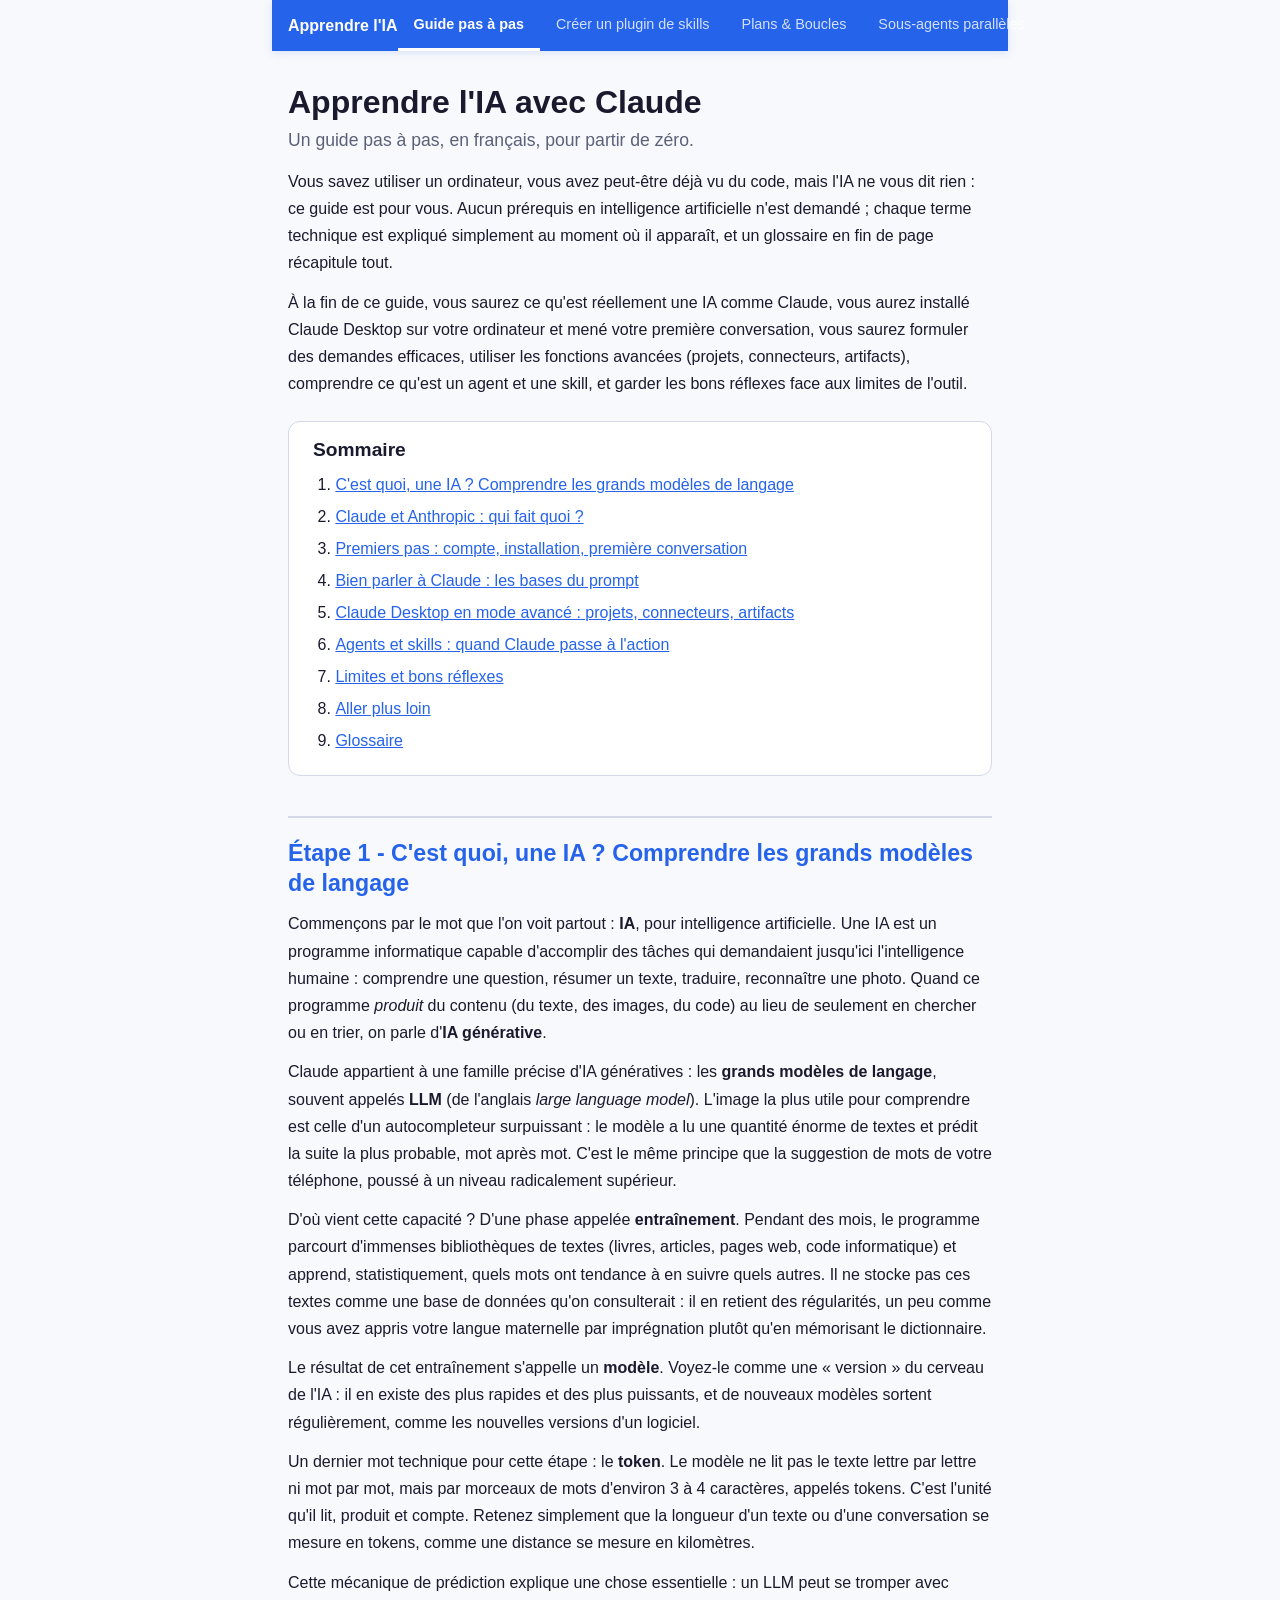
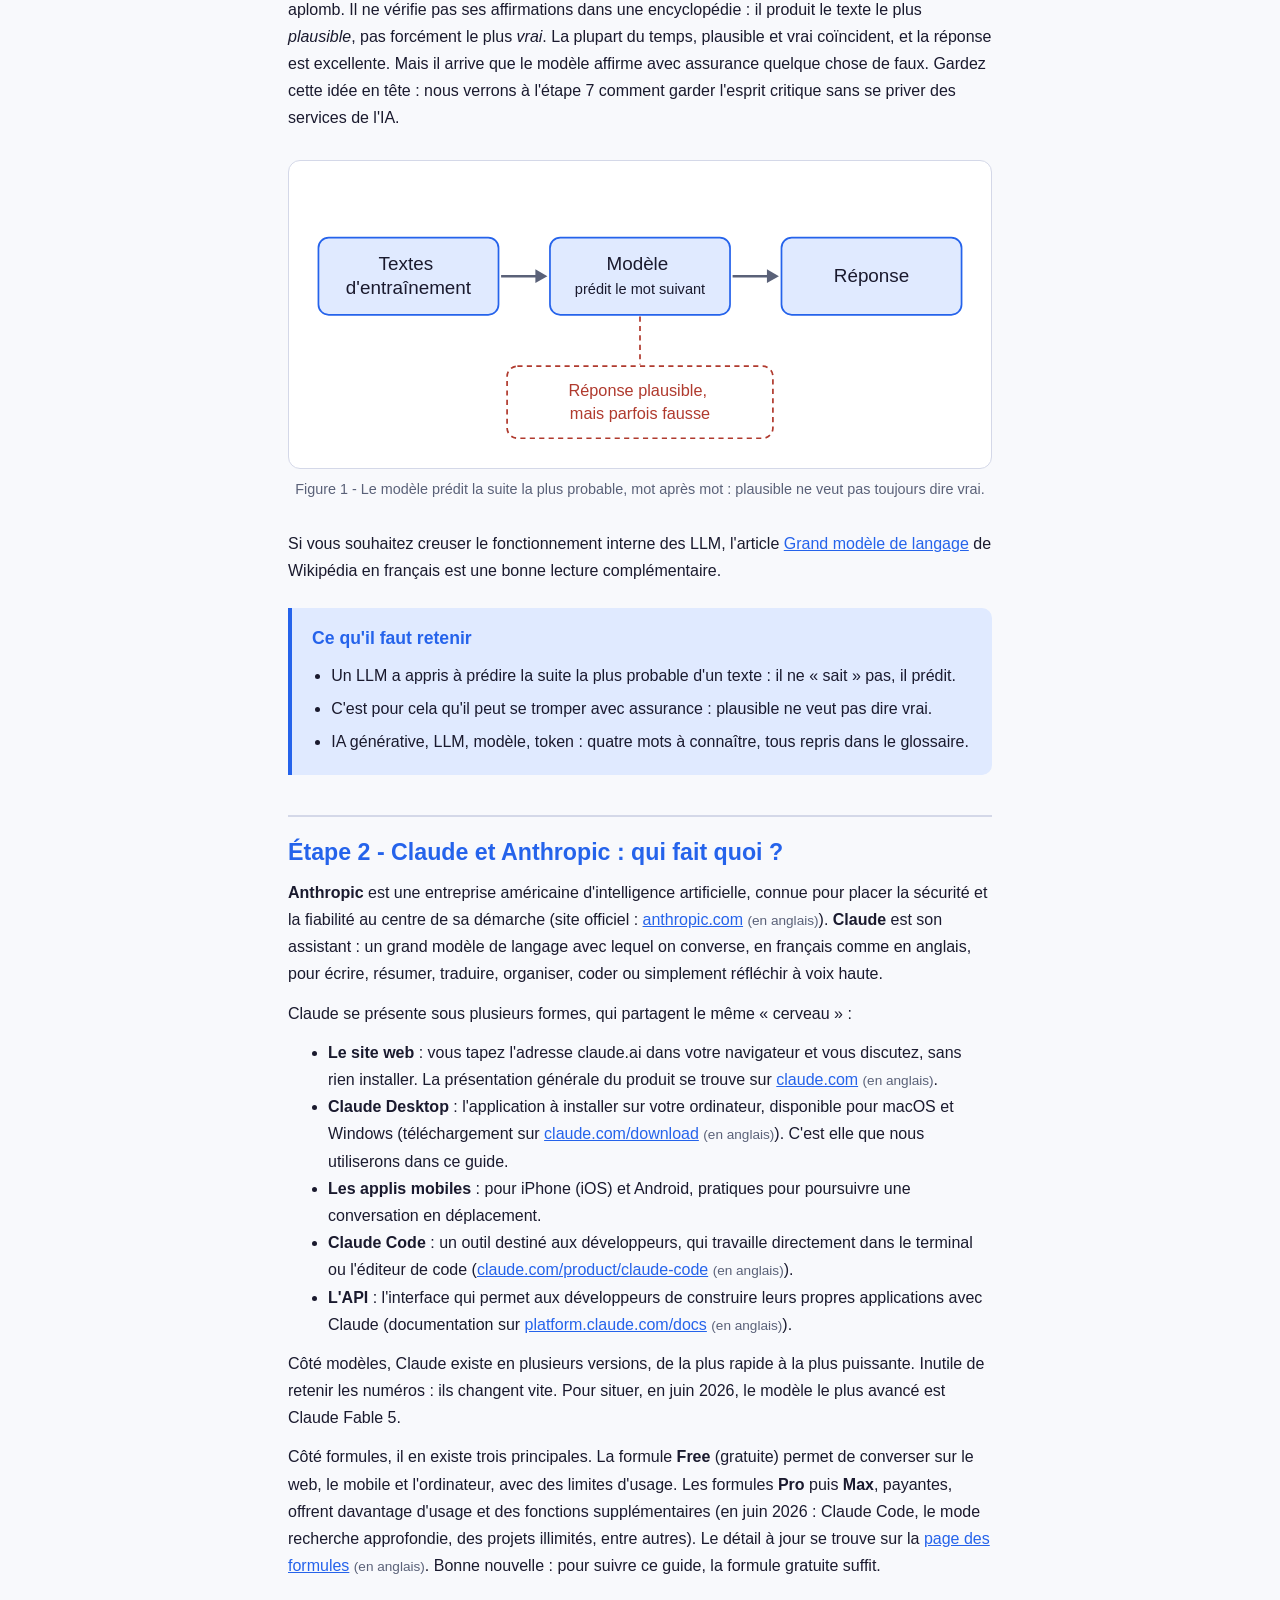
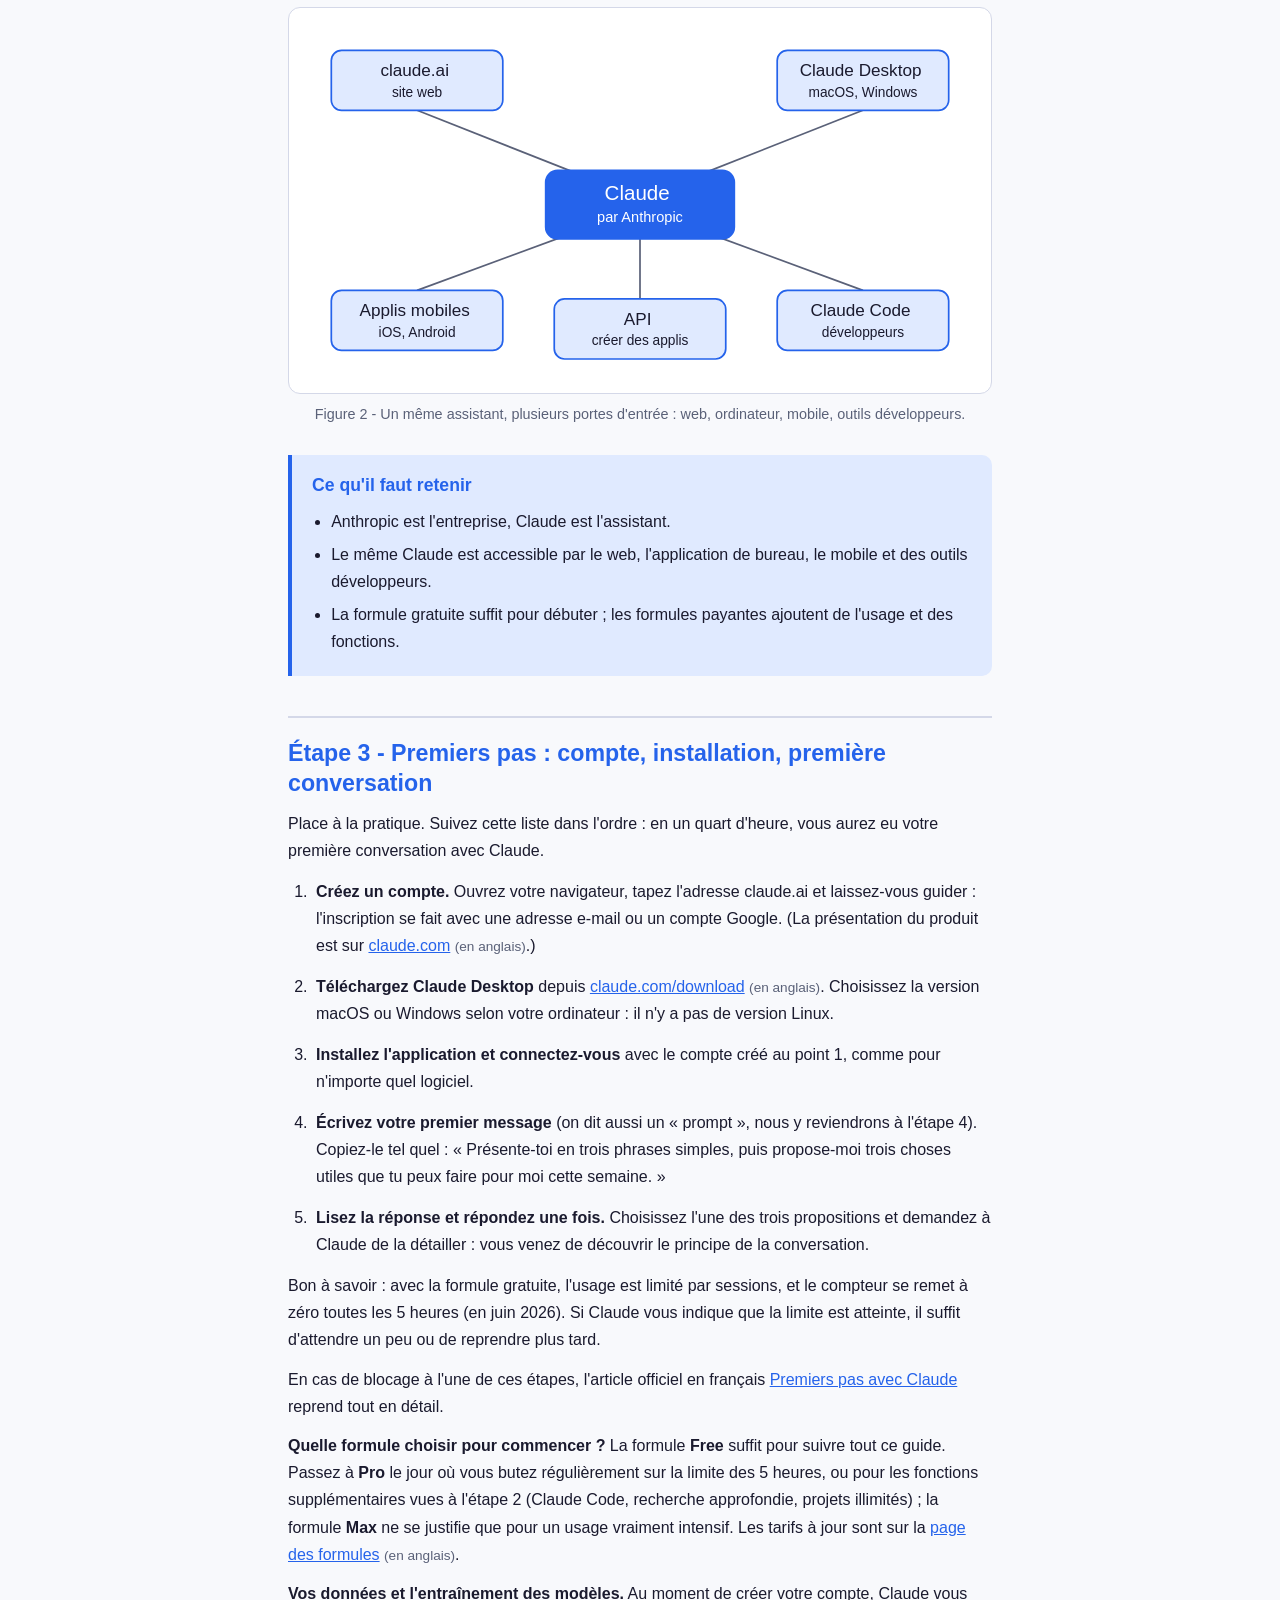
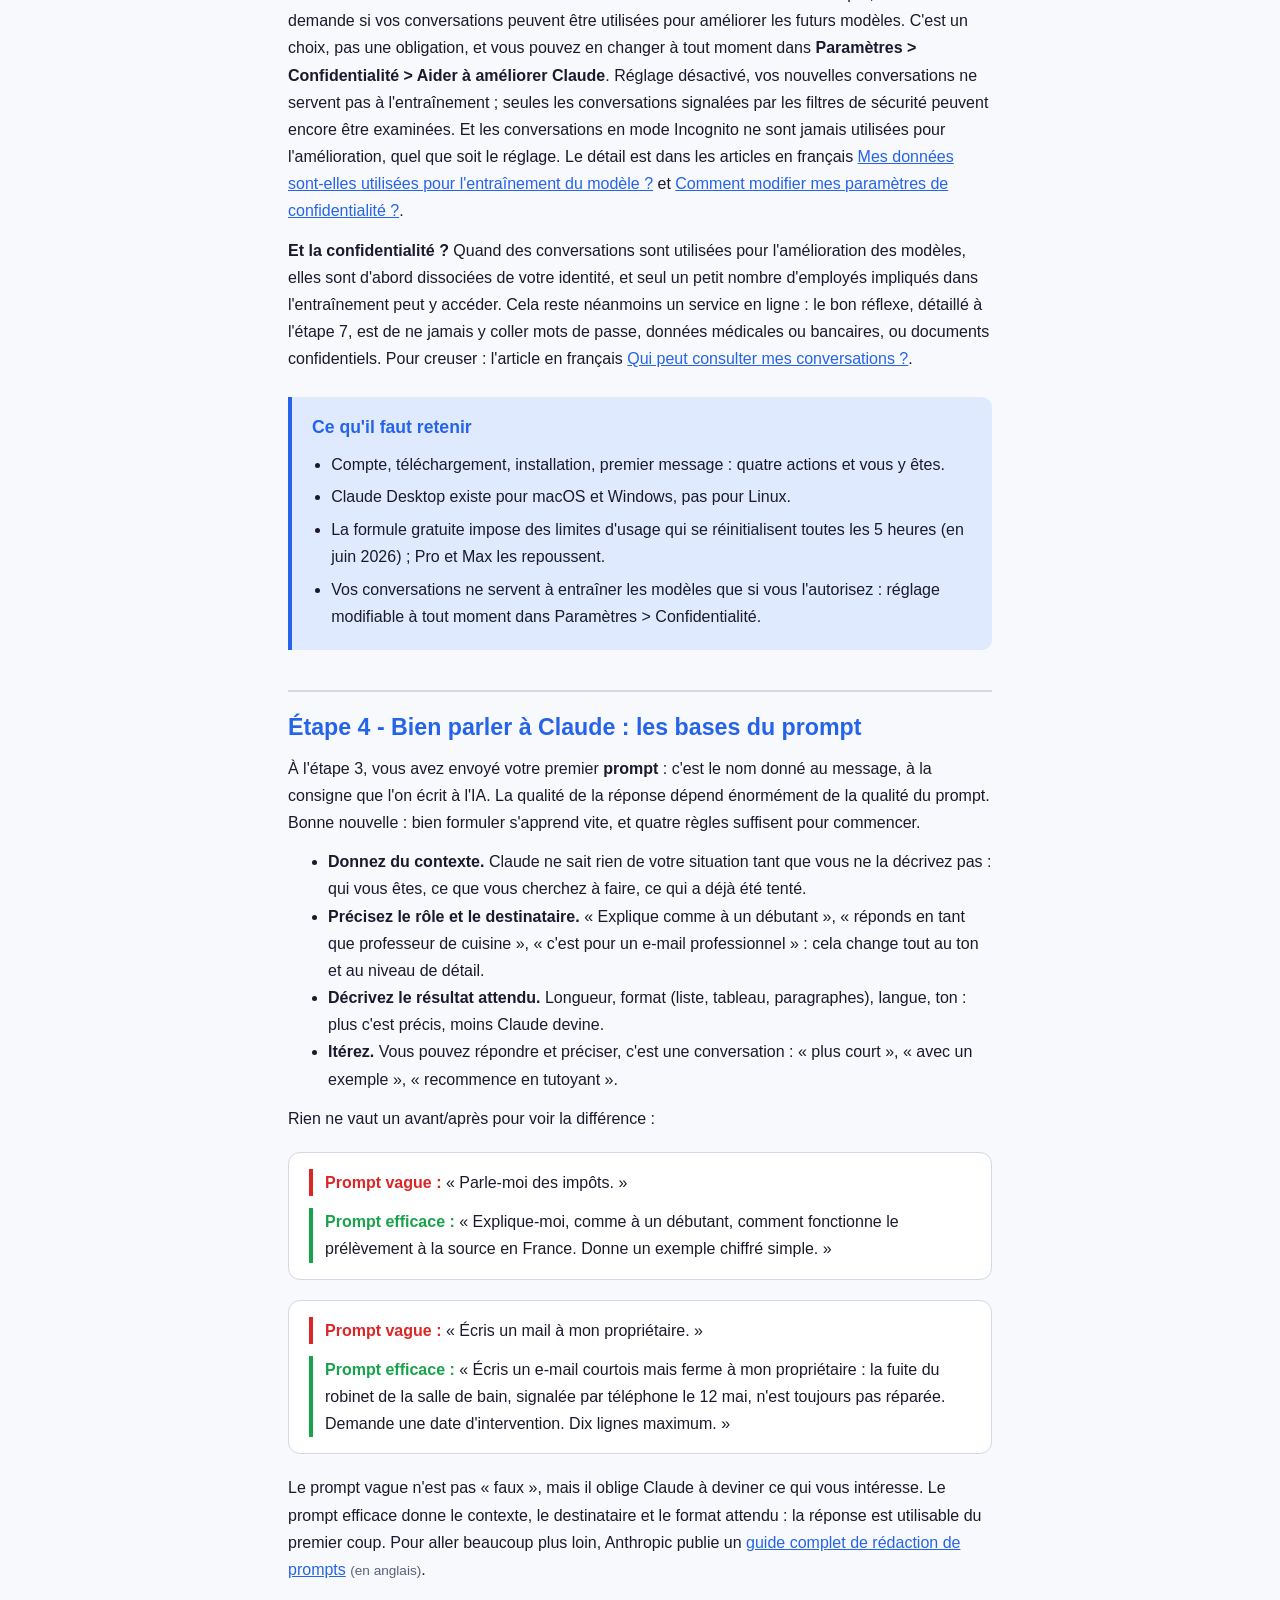
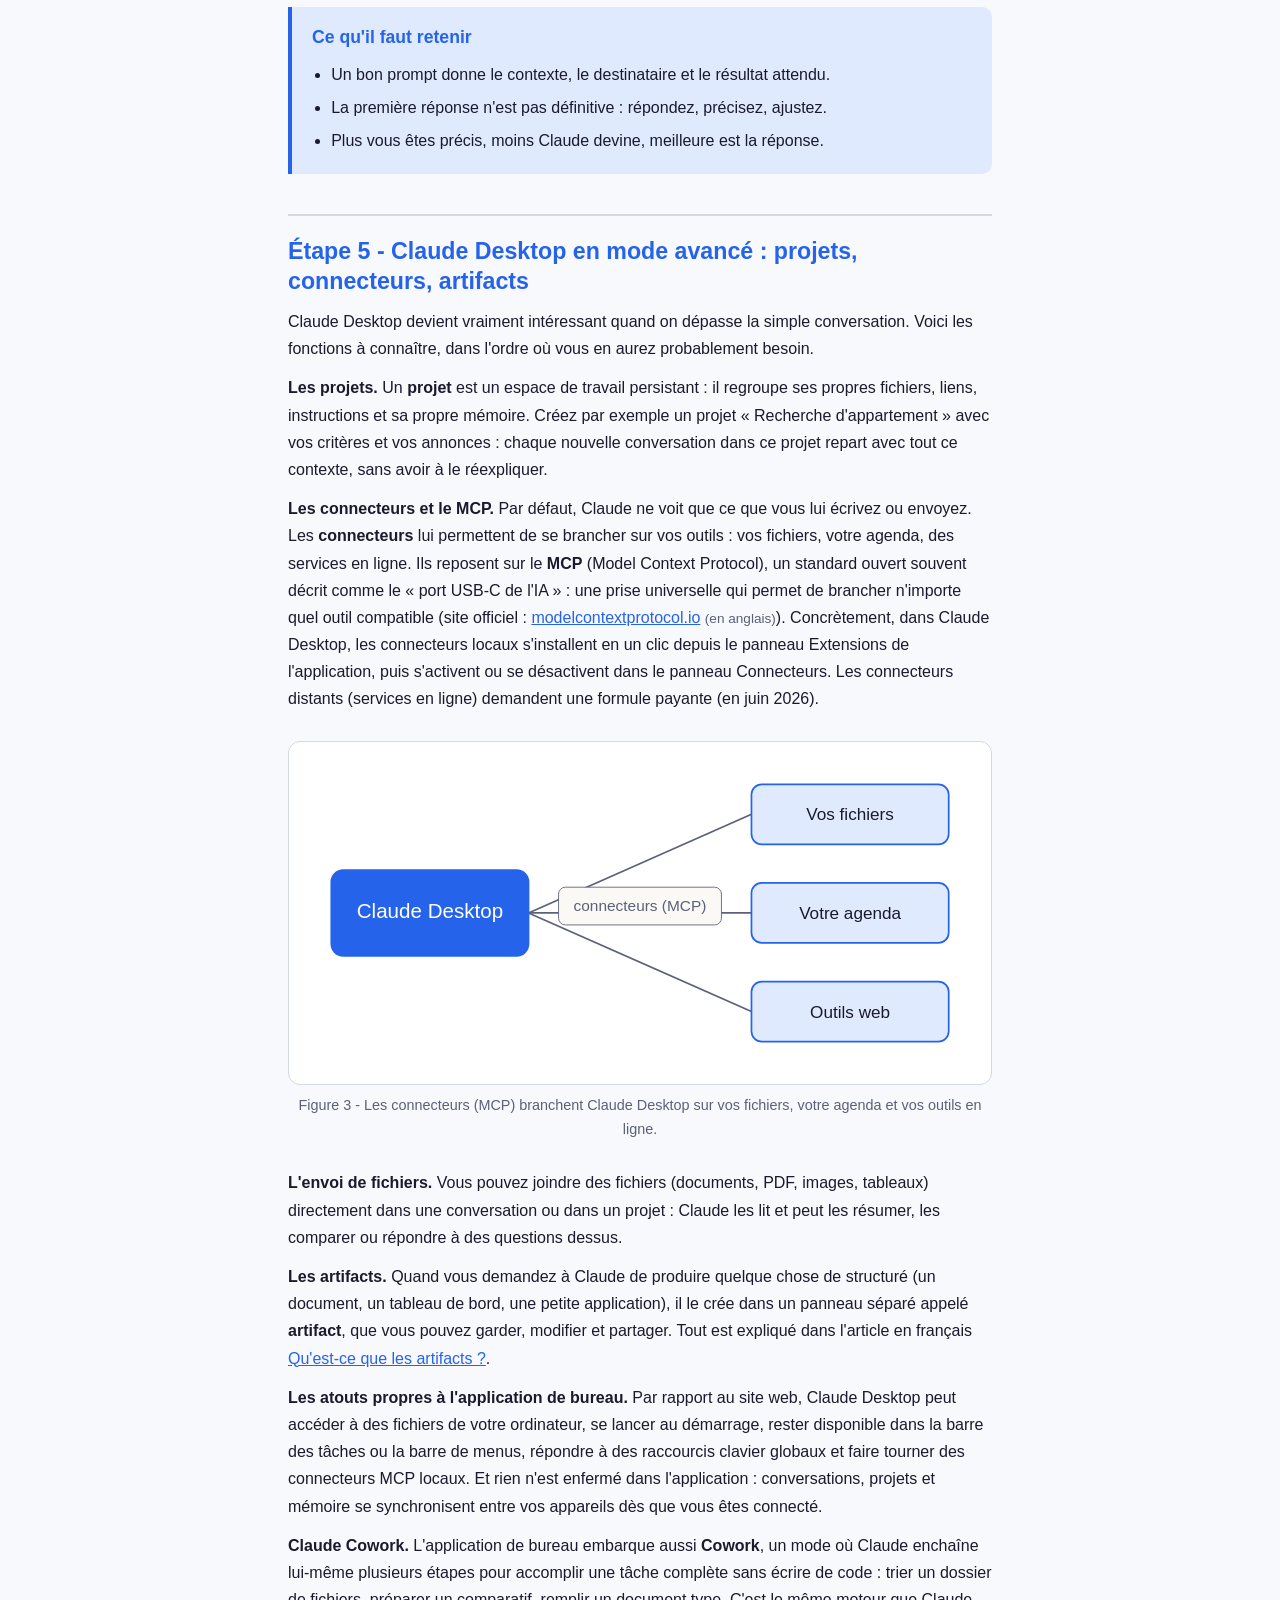
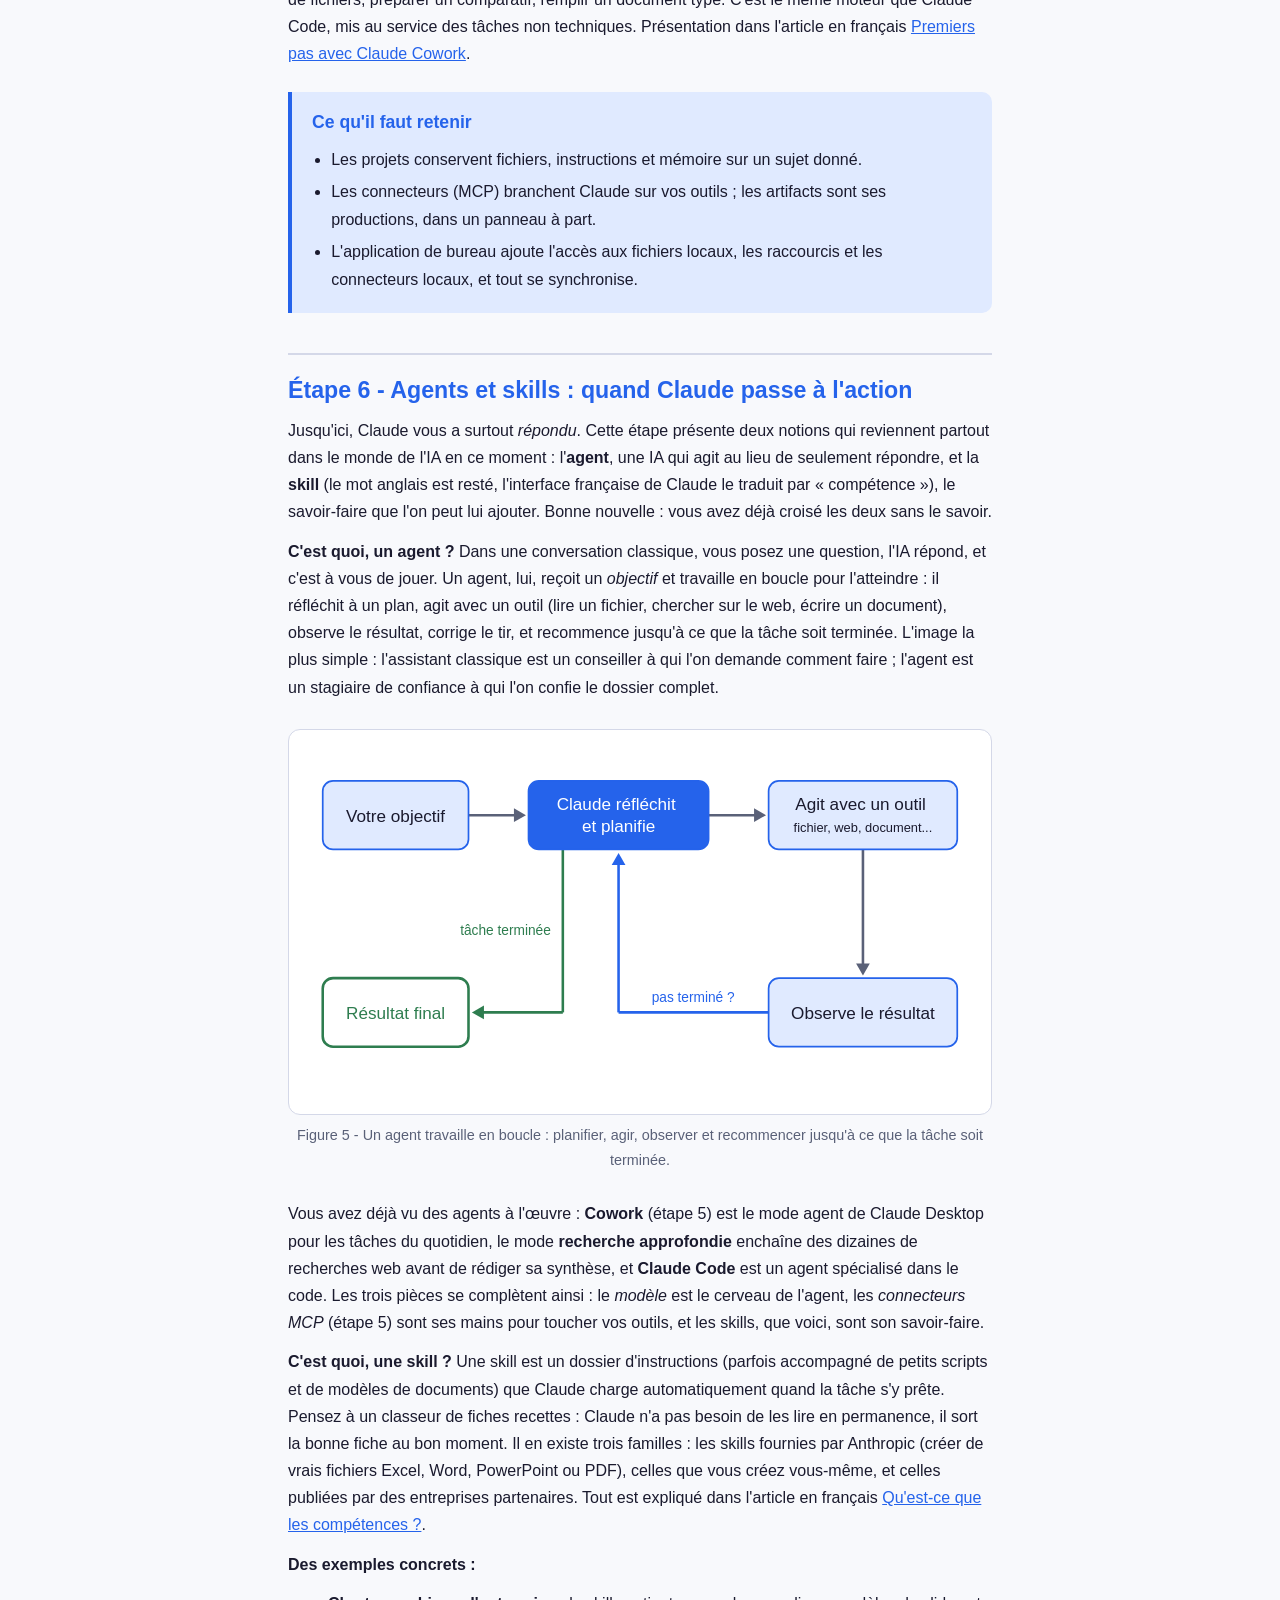
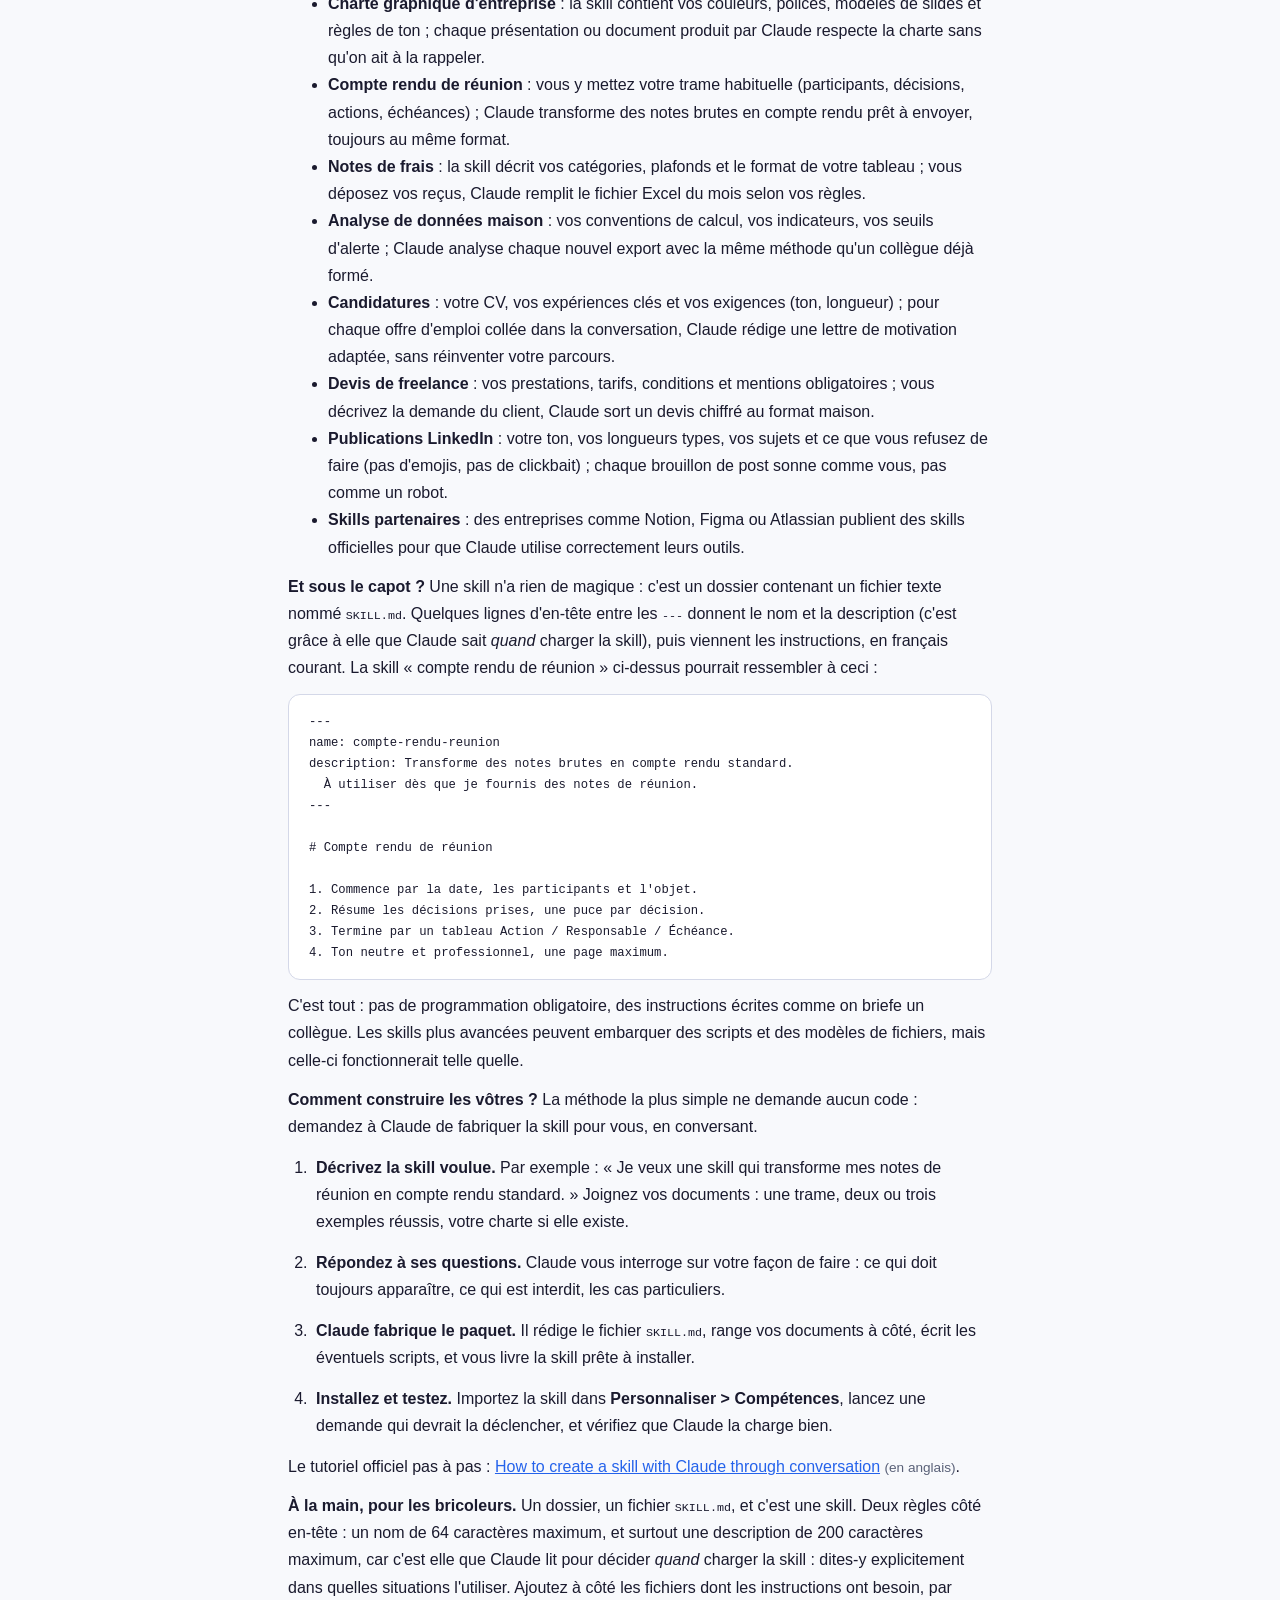
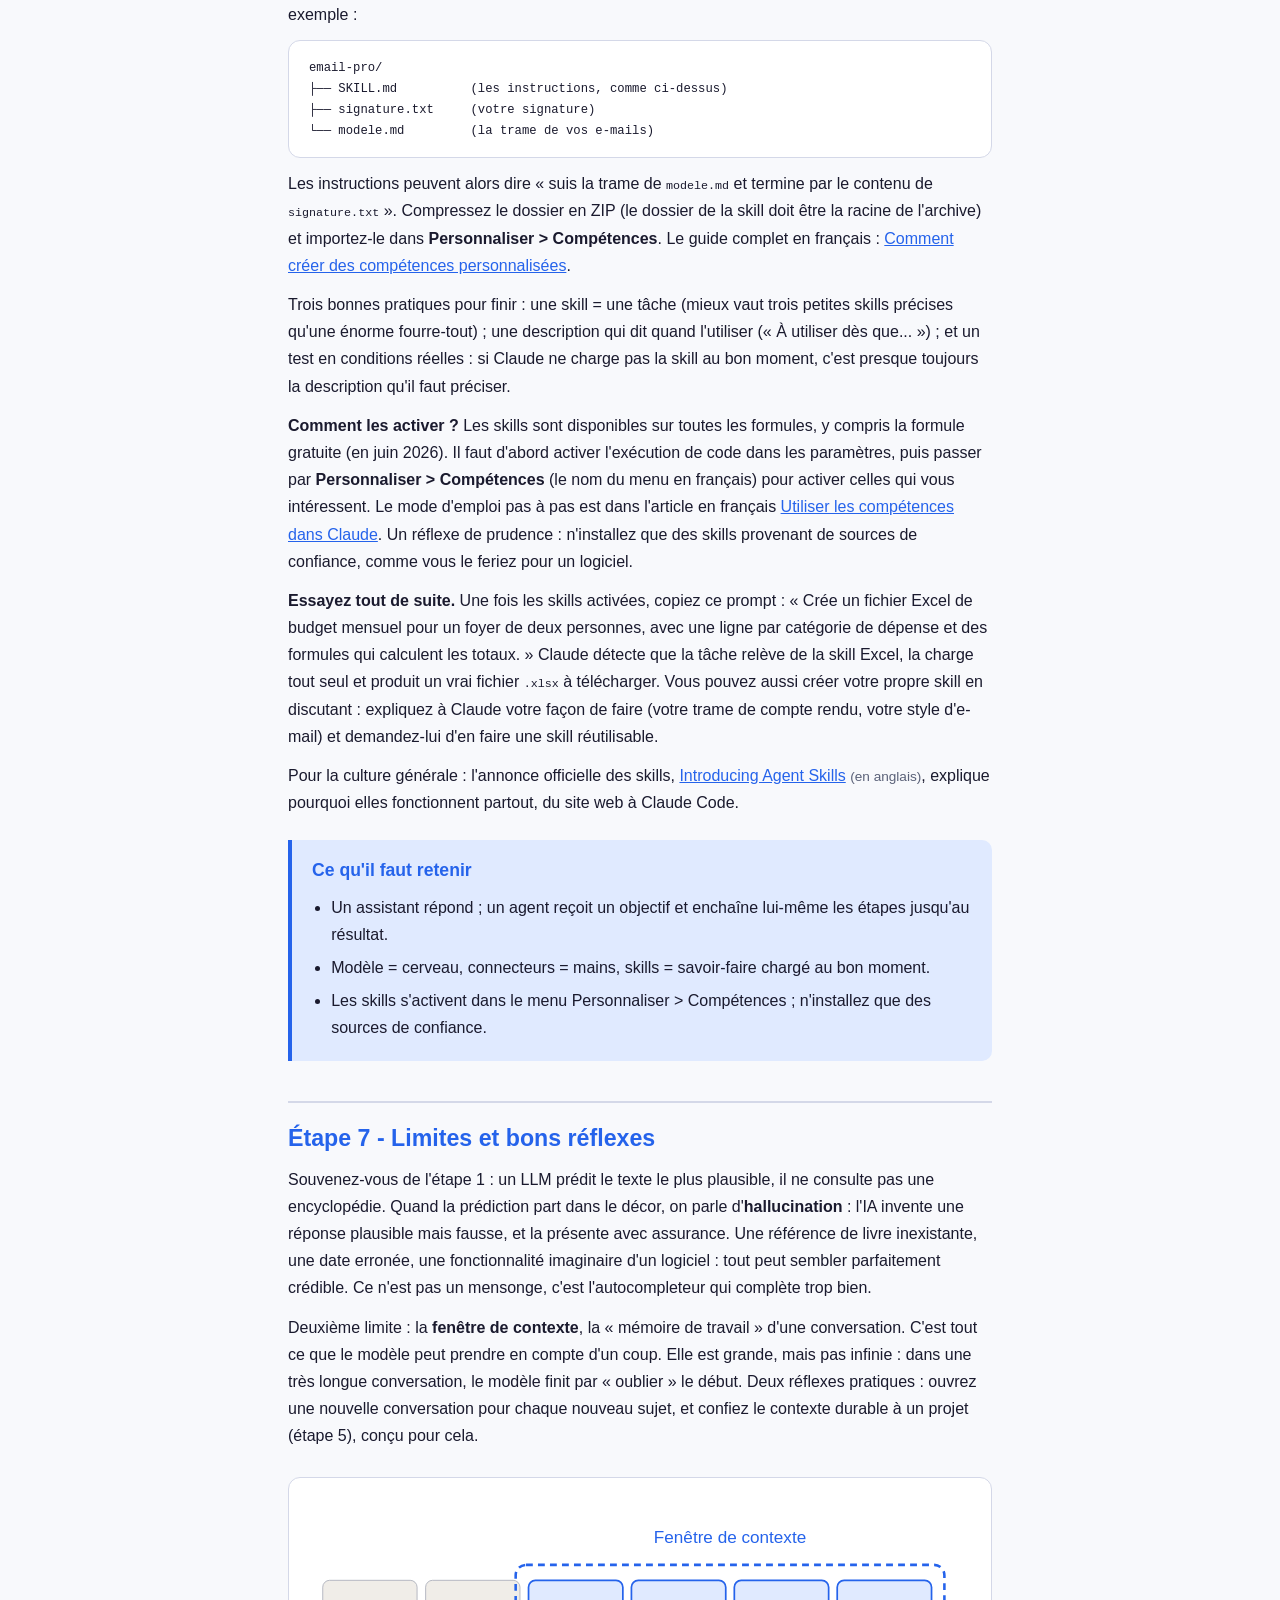
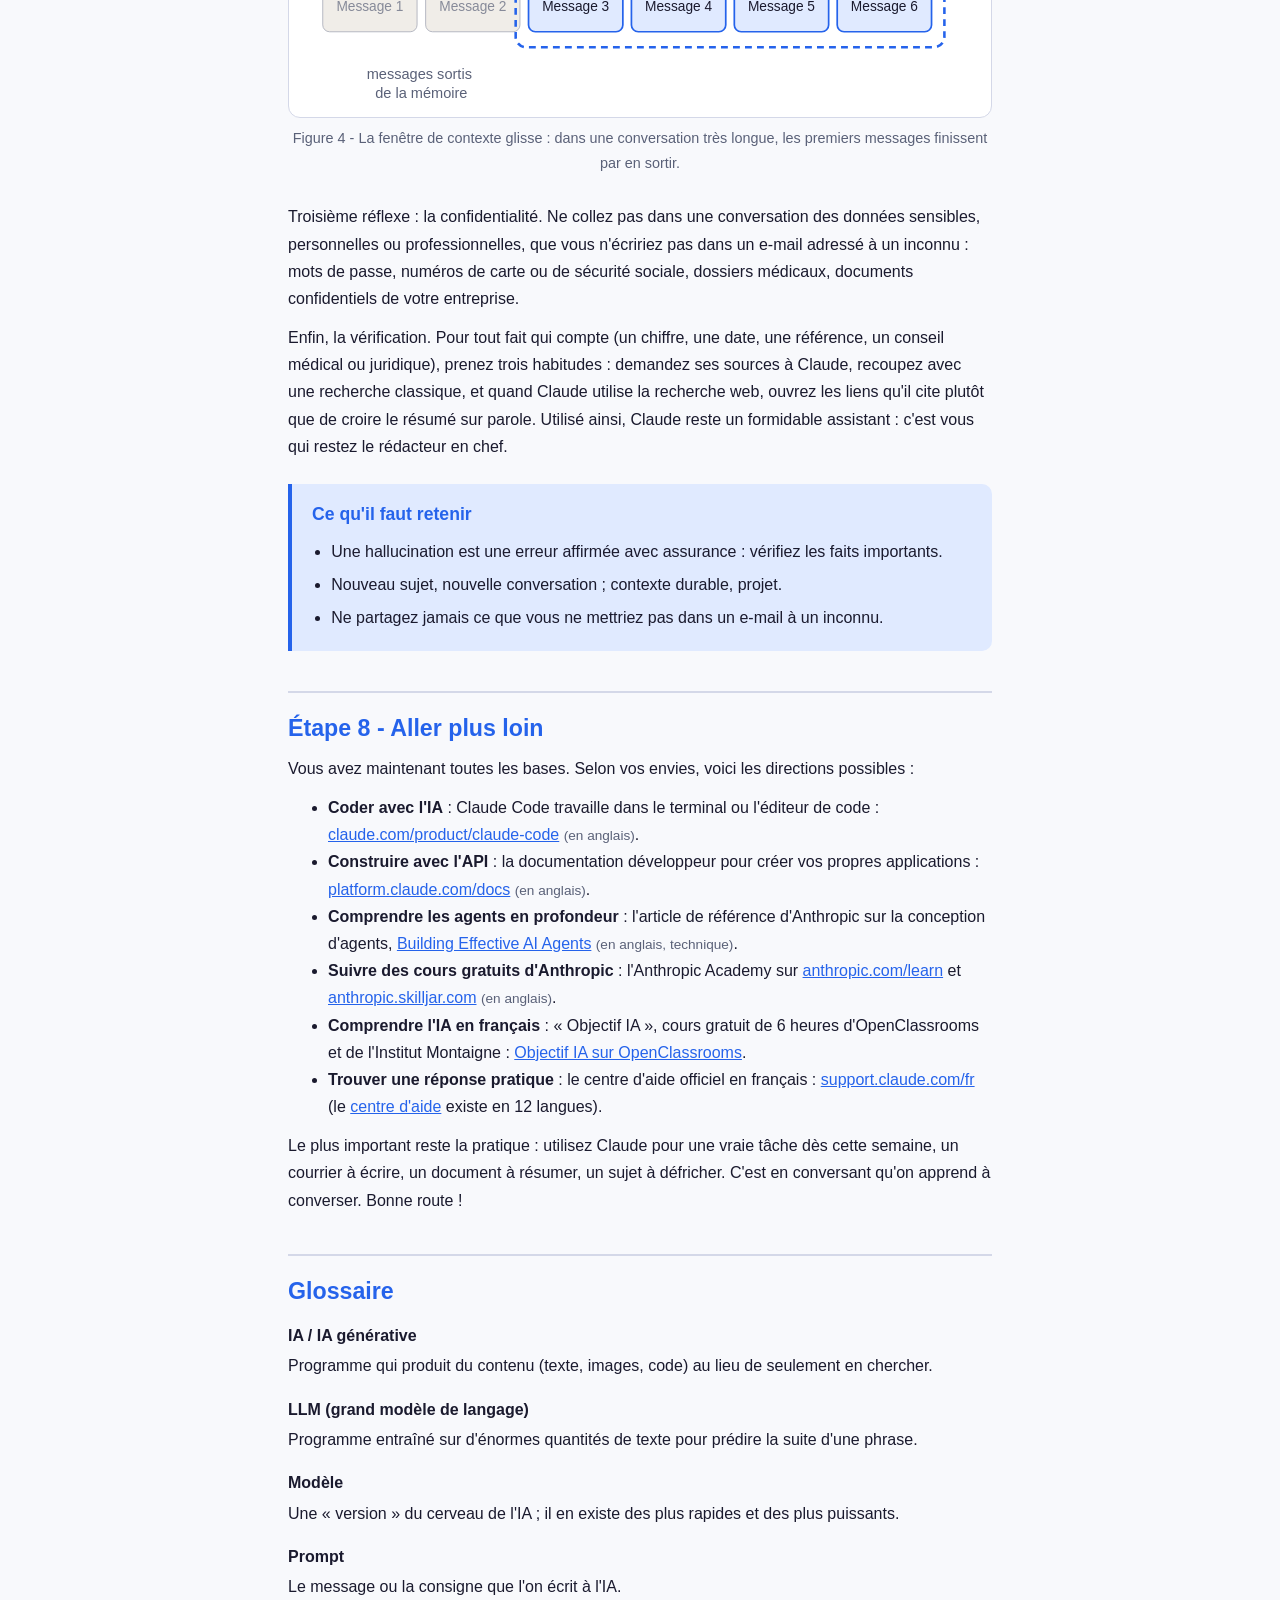
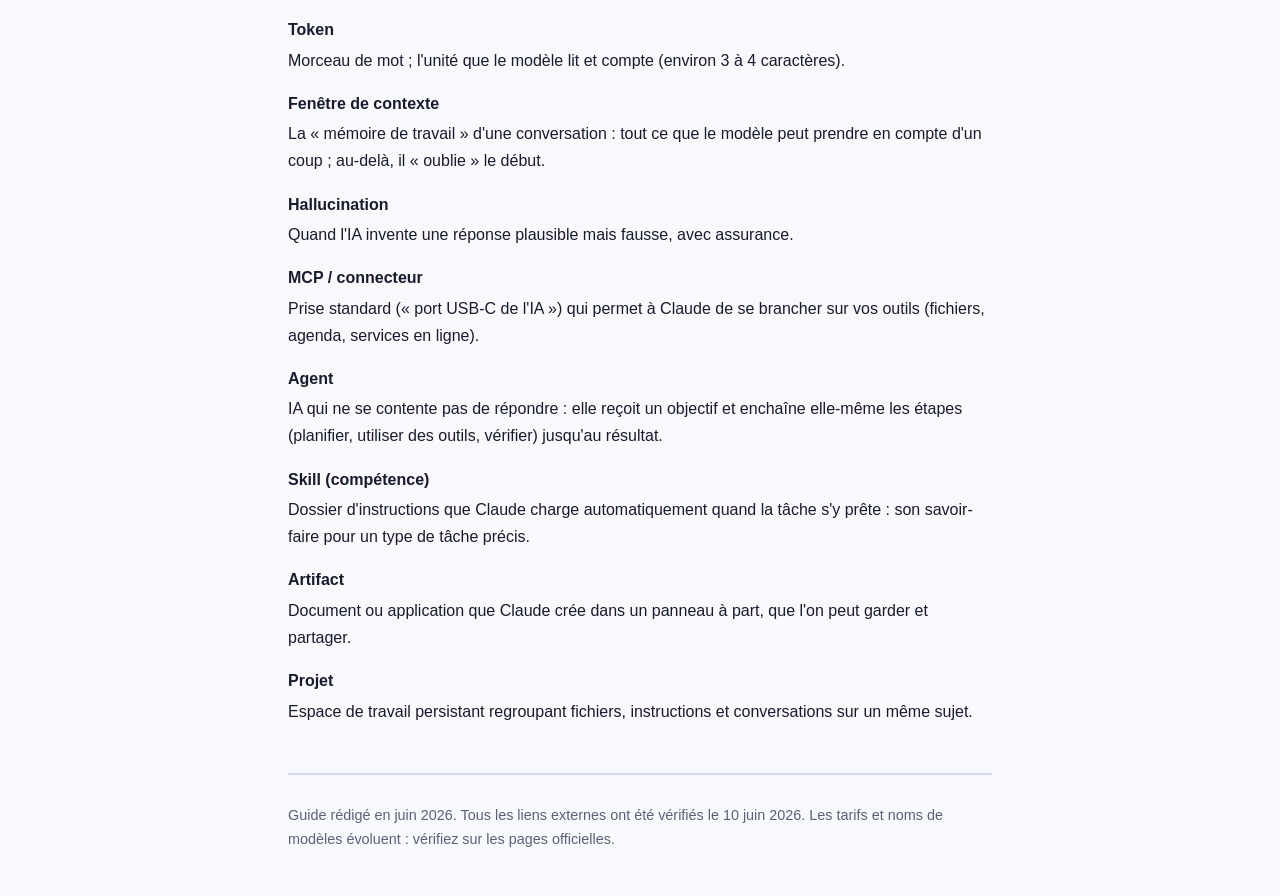
<file: index.html>
<!DOCTYPE html>
<html lang="fr">
<head>
<meta charset="utf-8">
<meta name="viewport" content="width=device-width, initial-scale=1">
<title>Apprendre l'IA avec Claude - guide pas à pas</title>
<link rel="stylesheet" href="style.css">
</head>
<body>
<nav class="site-nav" aria-label="Navigation du site">
<div class="nav-inner">
<span class="nav-title">Apprendre l'IA</span>
<button class="nav-toggle" aria-label="Menu" onclick="document.querySelector('.nav-links').classList.toggle('open')">&#9776;</button>
<div class="nav-links">
<a href="index.html" class="active">Guide pas à pas</a>
<a href="creer-plugin-skills.html">Créer un plugin de skills</a>
<a href="plans-et-boucles.html">Plans &amp; Boucles</a>
<a href="sous-agents-paralleles.html">Sous-agents parallèles</a>
</div>
</div>
</nav>
<header>
<h1>Apprendre l'IA avec Claude</h1>
<p class="sous-titre">Un guide pas à pas, en français, pour partir de zéro.</p>
<p>Vous savez utiliser un ordinateur, vous avez peut-être déjà vu du code, mais l'IA ne vous dit rien&nbsp;: ce guide est pour vous. Aucun prérequis en intelligence artificielle n'est demandé&nbsp;; chaque terme technique est expliqué simplement au moment où il apparaît, et un glossaire en fin de page récapitule tout.</p>
<p>À la fin de ce guide, vous saurez ce qu'est réellement une IA comme Claude, vous aurez installé Claude Desktop sur votre ordinateur et mené votre première conversation, vous saurez formuler des demandes efficaces, utiliser les fonctions avancées (projets, connecteurs, artifacts), comprendre ce qu'est un agent et une skill, et garder les bons réflexes face aux limites de l'outil.</p>
</header>

<nav class="sommaire" aria-label="Sommaire">
<h2>Sommaire</h2>
<ol>
<li><a href="#etape-1">C'est quoi, une IA&nbsp;? Comprendre les grands modèles de langage</a></li>
<li><a href="#etape-2">Claude et Anthropic&nbsp;: qui fait quoi&nbsp;?</a></li>
<li><a href="#etape-3">Premiers pas&nbsp;: compte, installation, première conversation</a></li>
<li><a href="#etape-4">Bien parler à Claude&nbsp;: les bases du prompt</a></li>
<li><a href="#etape-5">Claude Desktop en mode avancé&nbsp;: projets, connecteurs, artifacts</a></li>
<li><a href="#etape-6">Agents et skills&nbsp;: quand Claude passe à l'action</a></li>
<li><a href="#etape-7">Limites et bons réflexes</a></li>
<li><a href="#etape-8">Aller plus loin</a></li>
<li><a href="#glossaire">Glossaire</a></li>
</ol>
</nav>

<main>

<section id="etape-1">
<h2>Étape 1 - C'est quoi, une IA&nbsp;? Comprendre les grands modèles de langage</h2>

<p>Commençons par le mot que l'on voit partout&nbsp;: <strong>IA</strong>, pour intelligence artificielle. Une IA est un programme informatique capable d'accomplir des tâches qui demandaient jusqu'ici l'intelligence humaine&nbsp;: comprendre une question, résumer un texte, traduire, reconnaître une photo. Quand ce programme <em>produit</em> du contenu (du texte, des images, du code) au lieu de seulement en chercher ou en trier, on parle d'<strong>IA générative</strong>.</p>

<p>Claude appartient à une famille précise d'IA génératives&nbsp;: les <strong>grands modèles de langage</strong>, souvent appelés <strong>LLM</strong> (de l'anglais <em>large language model</em>). L'image la plus utile pour comprendre est celle d'un autocompleteur surpuissant&nbsp;: le modèle a lu une quantité énorme de textes et prédit la suite la plus probable, mot après mot. C'est le même principe que la suggestion de mots de votre téléphone, poussé à un niveau radicalement supérieur.</p>

<p>D'où vient cette capacité&nbsp;? D'une phase appelée <strong>entraînement</strong>. Pendant des mois, le programme parcourt d'immenses bibliothèques de textes (livres, articles, pages web, code informatique) et apprend, statistiquement, quels mots ont tendance à en suivre quels autres. Il ne stocke pas ces textes comme une base de données qu'on consulterait&nbsp;: il en retient des régularités, un peu comme vous avez appris votre langue maternelle par imprégnation plutôt qu'en mémorisant le dictionnaire.</p>

<p>Le résultat de cet entraînement s'appelle un <strong>modèle</strong>. Voyez-le comme une «&nbsp;version&nbsp;» du cerveau de l'IA&nbsp;: il en existe des plus rapides et des plus puissants, et de nouveaux modèles sortent régulièrement, comme les nouvelles versions d'un logiciel.</p>

<p>Un dernier mot technique pour cette étape&nbsp;: le <strong>token</strong>. Le modèle ne lit pas le texte lettre par lettre ni mot par mot, mais par morceaux de mots d'environ 3 à 4 caractères, appelés tokens. C'est l'unité qu'il lit, produit et compte. Retenez simplement que la longueur d'un texte ou d'une conversation se mesure en tokens, comme une distance se mesure en kilomètres.</p>

<p>Cette mécanique de prédiction explique une chose essentielle&nbsp;: un LLM peut se tromper avec aplomb. Il ne vérifie pas ses affirmations dans une encyclopédie&nbsp;: il produit le texte le plus <em>plausible</em>, pas forcément le plus <em>vrai</em>. La plupart du temps, plausible et vrai coïncident, et la réponse est excellente. Mais il arrive que le modèle affirme avec assurance quelque chose de faux. Gardez cette idée en tête&nbsp;: nous verrons à l'étape 7 comment garder l'esprit critique sans se priver des services de l'IA.</p>

<figure>
<svg viewBox="0 0 800 340" role="img" aria-labelledby="diag1-title" style="width:100%;height:auto">
<title id="diag1-title">Comment un grand modèle de langage produit une réponse</title>
<rect x="25" y="80" width="210" height="90" rx="12" fill="#e0eaff" stroke="#2563eb" stroke-width="2"/>
<text x="130" y="118" text-anchor="middle" font-size="22" fill="#1a1a2e">
<tspan x="130">Textes</tspan>
<tspan x="130" dy="28">d'entraînement</tspan>
</text>
<line x1="238" y1="125" x2="288" y2="125" stroke="#5a6178" stroke-width="3"/>
<path d="M292,125 l-14,-8 v16 z" fill="#5a6178"/>
<rect x="295" y="80" width="210" height="90" rx="12" fill="#e0eaff" stroke="#2563eb" stroke-width="2"/>
<text x="400" y="118" text-anchor="middle" font-size="22" fill="#1a1a2e">
<tspan x="400">Modèle</tspan>
<tspan x="400" dy="28" font-size="17">prédit le mot suivant</tspan>
</text>
<line x1="508" y1="125" x2="558" y2="125" stroke="#5a6178" stroke-width="3"/>
<path d="M562,125 l-14,-8 v16 z" fill="#5a6178"/>
<rect x="565" y="80" width="210" height="90" rx="12" fill="#e0eaff" stroke="#2563eb" stroke-width="2"/>
<text x="670" y="132" text-anchor="middle" font-size="22" fill="#1a1a2e">Réponse</text>
<line x1="400" y1="172" x2="400" y2="228" stroke="#b03a2e" stroke-width="2" stroke-dasharray="6 5"/>
<rect x="245" y="230" width="310" height="84" rx="12" fill="#fff" stroke="#b03a2e" stroke-width="2" stroke-dasharray="6 5"/>
<text x="400" y="265" text-anchor="middle" font-size="19" fill="#b03a2e">
<tspan x="400">Réponse plausible,</tspan>
<tspan x="400" dy="26">mais parfois fausse</tspan>
</text>
</svg>
<figcaption>Figure 1 - Le modèle prédit la suite la plus probable, mot après mot&nbsp;: plausible ne veut pas toujours dire vrai.</figcaption>
</figure>

<p>Si vous souhaitez creuser le fonctionnement interne des LLM, l'article <a href="https://fr.wikipedia.org/wiki/Grand_mod%C3%A8le_de_langage" target="_blank" rel="noopener noreferrer">Grand modèle de langage</a> de Wikipédia en français est une bonne lecture complémentaire.</p>

<aside class="retenir" aria-label="À retenir">
<h3>Ce qu'il faut retenir</h3>
<ul>
<li>Un LLM a appris à prédire la suite la plus probable d'un texte&nbsp;: il ne «&nbsp;sait&nbsp;» pas, il prédit.</li>
<li>C'est pour cela qu'il peut se tromper avec assurance&nbsp;: plausible ne veut pas dire vrai.</li>
<li>IA générative, LLM, modèle, token&nbsp;: quatre mots à connaître, tous repris dans le glossaire.</li>
</ul>
</aside>
</section>

<section id="etape-2">
<h2>Étape 2 - Claude et Anthropic&nbsp;: qui fait quoi&nbsp;?</h2>

<p><strong>Anthropic</strong> est une entreprise américaine d'intelligence artificielle, connue pour placer la sécurité et la fiabilité au centre de sa démarche (site officiel&nbsp;: <a href="https://www.anthropic.com" target="_blank" rel="noopener noreferrer">anthropic.com</a> <span class="lang-note">(en anglais)</span>). <strong>Claude</strong> est son assistant&nbsp;: un grand modèle de langage avec lequel on converse, en français comme en anglais, pour écrire, résumer, traduire, organiser, coder ou simplement réfléchir à voix haute.</p>

<p>Claude se présente sous plusieurs formes, qui partagent le même «&nbsp;cerveau&nbsp;»&nbsp;:</p>
<ul>
<li><strong>Le site web</strong>&nbsp;: vous tapez l'adresse claude.ai dans votre navigateur et vous discutez, sans rien installer. La présentation générale du produit se trouve sur <a href="https://claude.com" target="_blank" rel="noopener noreferrer">claude.com</a> <span class="lang-note">(en anglais)</span>.</li>
<li><strong>Claude Desktop</strong>&nbsp;: l'application à installer sur votre ordinateur, disponible pour macOS et Windows (téléchargement sur <a href="https://claude.com/download" target="_blank" rel="noopener noreferrer">claude.com/download</a> <span class="lang-note">(en anglais)</span>). C'est elle que nous utiliserons dans ce guide.</li>
<li><strong>Les applis mobiles</strong>&nbsp;: pour iPhone (iOS) et Android, pratiques pour poursuivre une conversation en déplacement.</li>
<li><strong>Claude Code</strong>&nbsp;: un outil destiné aux développeurs, qui travaille directement dans le terminal ou l'éditeur de code (<a href="https://claude.com/product/claude-code" target="_blank" rel="noopener noreferrer">claude.com/product/claude-code</a> <span class="lang-note">(en anglais)</span>).</li>
<li><strong>L'API</strong>&nbsp;: l'interface qui permet aux développeurs de construire leurs propres applications avec Claude (documentation sur <a href="https://platform.claude.com/docs" target="_blank" rel="noopener noreferrer">platform.claude.com/docs</a> <span class="lang-note">(en anglais)</span>).</li>
</ul>

<p>Côté modèles, Claude existe en plusieurs versions, de la plus rapide à la plus puissante. Inutile de retenir les numéros&nbsp;: ils changent vite. Pour situer, en juin 2026, le modèle le plus avancé est Claude Fable 5.</p>

<p>Côté formules, il en existe trois principales. La formule <strong>Free</strong> (gratuite) permet de converser sur le web, le mobile et l'ordinateur, avec des limites d'usage. Les formules <strong>Pro</strong> puis <strong>Max</strong>, payantes, offrent davantage d'usage et des fonctions supplémentaires (en juin 2026&nbsp;: Claude Code, le mode recherche approfondie, des projets illimités, entre autres). Le détail à jour se trouve sur la <a href="https://claude.com/pricing" target="_blank" rel="noopener noreferrer">page des formules</a> <span class="lang-note">(en anglais)</span>. Bonne nouvelle&nbsp;: pour suivre ce guide, la formule gratuite suffit.</p>

<figure>
<svg viewBox="0 0 800 430" role="img" aria-labelledby="diag2-title" style="width:100%;height:auto">
<title id="diag2-title">L'écosystème Claude&nbsp;: un assistant, plusieurs portes d'entrée</title>
<line x1="330" y1="185" x2="140" y2="110" stroke="#5a6178" stroke-width="2"/>
<line x1="470" y1="185" x2="660" y2="110" stroke="#5a6178" stroke-width="2"/>
<line x1="330" y1="250" x2="140" y2="320" stroke="#5a6178" stroke-width="2"/>
<line x1="470" y1="250" x2="660" y2="320" stroke="#5a6178" stroke-width="2"/>
<line x1="400" y1="260" x2="400" y2="330" stroke="#5a6178" stroke-width="2"/>
<rect x="290" y="180" width="220" height="80" rx="14" fill="#2563eb" stroke="#2563eb" stroke-width="2"/>
<text x="400" y="214" text-anchor="middle" font-size="24" fill="#fff">
<tspan x="400">Claude</tspan>
<tspan x="400" dy="26" font-size="17">par Anthropic</tspan>
</text>
<rect x="40" y="40" width="200" height="70" rx="12" fill="#e0eaff" stroke="#2563eb" stroke-width="2"/>
<text x="140" y="70" text-anchor="middle" font-size="20" fill="#1a1a2e">
<tspan x="140">claude.ai</tspan>
<tspan x="140" dy="24" font-size="16">site web</tspan>
</text>
<rect x="560" y="40" width="200" height="70" rx="12" fill="#e0eaff" stroke="#2563eb" stroke-width="2"/>
<text x="660" y="70" text-anchor="middle" font-size="20" fill="#1a1a2e">
<tspan x="660">Claude Desktop</tspan>
<tspan x="660" dy="24" font-size="16">macOS, Windows</tspan>
</text>
<rect x="40" y="320" width="200" height="70" rx="12" fill="#e0eaff" stroke="#2563eb" stroke-width="2"/>
<text x="140" y="350" text-anchor="middle" font-size="20" fill="#1a1a2e">
<tspan x="140">Applis mobiles</tspan>
<tspan x="140" dy="24" font-size="16">iOS, Android</tspan>
</text>
<rect x="560" y="320" width="200" height="70" rx="12" fill="#e0eaff" stroke="#2563eb" stroke-width="2"/>
<text x="660" y="350" text-anchor="middle" font-size="20" fill="#1a1a2e">
<tspan x="660">Claude Code</tspan>
<tspan x="660" dy="24" font-size="16">développeurs</tspan>
</text>
<rect x="300" y="330" width="200" height="70" rx="12" fill="#e0eaff" stroke="#2563eb" stroke-width="2"/>
<text x="400" y="360" text-anchor="middle" font-size="20" fill="#1a1a2e">
<tspan x="400">API</tspan>
<tspan x="400" dy="24" font-size="16">créer des applis</tspan>
</text>
</svg>
<figcaption>Figure 2 - Un même assistant, plusieurs portes d'entrée&nbsp;: web, ordinateur, mobile, outils développeurs.</figcaption>
</figure>

<aside class="retenir" aria-label="À retenir">
<h3>Ce qu'il faut retenir</h3>
<ul>
<li>Anthropic est l'entreprise, Claude est l'assistant.</li>
<li>Le même Claude est accessible par le web, l'application de bureau, le mobile et des outils développeurs.</li>
<li>La formule gratuite suffit pour débuter&nbsp;; les formules payantes ajoutent de l'usage et des fonctions.</li>
</ul>
</aside>
</section>

<section id="etape-3">
<h2>Étape 3 - Premiers pas&nbsp;: compte, installation, première conversation</h2>

<p>Place à la pratique. Suivez cette liste dans l'ordre&nbsp;: en un quart d'heure, vous aurez eu votre première conversation avec Claude.</p>

<ol class="checklist">
<li><strong>Créez un compte.</strong> Ouvrez votre navigateur, tapez l'adresse claude.ai et laissez-vous guider&nbsp;: l'inscription se fait avec une adresse e-mail ou un compte Google. (La présentation du produit est sur <a href="https://claude.com" target="_blank" rel="noopener noreferrer">claude.com</a> <span class="lang-note">(en anglais)</span>.)</li>
<li><strong>Téléchargez Claude Desktop</strong> depuis <a href="https://claude.com/download" target="_blank" rel="noopener noreferrer">claude.com/download</a> <span class="lang-note">(en anglais)</span>. Choisissez la version macOS ou Windows selon votre ordinateur&nbsp;: il n'y a pas de version Linux.</li>
<li><strong>Installez l'application et connectez-vous</strong> avec le compte créé au point 1, comme pour n'importe quel logiciel.</li>
<li><strong>Écrivez votre premier message</strong> (on dit aussi un «&nbsp;prompt&nbsp;», nous y reviendrons à l'étape 4). Copiez-le tel quel&nbsp;: «&nbsp;Présente-toi en trois phrases simples, puis propose-moi trois choses utiles que tu peux faire pour moi cette semaine.&nbsp;»</li>
<li><strong>Lisez la réponse et répondez une fois.</strong> Choisissez l'une des trois propositions et demandez à Claude de la détailler&nbsp;: vous venez de découvrir le principe de la conversation.</li>
</ol>

<p>Bon à savoir&nbsp;: avec la formule gratuite, l'usage est limité par sessions, et le compteur se remet à zéro toutes les 5 heures (en juin 2026). Si Claude vous indique que la limite est atteinte, il suffit d'attendre un peu ou de reprendre plus tard.</p>

<p>En cas de blocage à l'une de ces étapes, l'article officiel en français <a href="https://support.claude.com/fr/articles/8114491" target="_blank" rel="noopener noreferrer">Premiers pas avec Claude</a> reprend tout en détail.</p>

<p><strong>Quelle formule choisir pour commencer&nbsp;?</strong> La formule <strong>Free</strong> suffit pour suivre tout ce guide. Passez à <strong>Pro</strong> le jour où vous butez régulièrement sur la limite des 5 heures, ou pour les fonctions supplémentaires vues à l'étape 2 (Claude Code, recherche approfondie, projets illimités)&nbsp;; la formule <strong>Max</strong> ne se justifie que pour un usage vraiment intensif. Les tarifs à jour sont sur la <a href="https://claude.com/pricing" target="_blank" rel="noopener noreferrer">page des formules</a> <span class="lang-note">(en anglais)</span>.</p>

<p><strong>Vos données et l'entraînement des modèles.</strong> Au moment de créer votre compte, Claude vous demande si vos conversations peuvent être utilisées pour améliorer les futurs modèles. C'est un choix, pas une obligation, et vous pouvez en changer à tout moment dans <strong>Paramètres &gt; Confidentialité &gt; Aider à améliorer Claude</strong>. Réglage désactivé, vos nouvelles conversations ne servent pas à l'entraînement&nbsp;; seules les conversations signalées par les filtres de sécurité peuvent encore être examinées. Et les conversations en mode Incognito ne sont jamais utilisées pour l'amélioration, quel que soit le réglage. Le détail est dans les articles en français <a href="https://privacy.claude.com/fr/articles/10023580" target="_blank" rel="noopener noreferrer">Mes données sont-elles utilisées pour l'entraînement du modèle&nbsp;?</a> et <a href="https://privacy.claude.com/fr/articles/12109829" target="_blank" rel="noopener noreferrer">Comment modifier mes paramètres de confidentialité&nbsp;?</a>.</p>

<p><strong>Et la confidentialité&nbsp;?</strong> Quand des conversations sont utilisées pour l'amélioration des modèles, elles sont d'abord dissociées de votre identité, et seul un petit nombre d'employés impliqués dans l'entraînement peut y accéder. Cela reste néanmoins un service en ligne&nbsp;: le bon réflexe, détaillé à l'étape 7, est de ne jamais y coller mots de passe, données médicales ou bancaires, ou documents confidentiels. Pour creuser&nbsp;: l'article en français <a href="https://support.claude.com/fr/articles/8325621" target="_blank" rel="noopener noreferrer">Qui peut consulter mes conversations&nbsp;?</a>.</p>

<aside class="retenir" aria-label="À retenir">
<h3>Ce qu'il faut retenir</h3>
<ul>
<li>Compte, téléchargement, installation, premier message&nbsp;: quatre actions et vous y êtes.</li>
<li>Claude Desktop existe pour macOS et Windows, pas pour Linux.</li>
<li>La formule gratuite impose des limites d'usage qui se réinitialisent toutes les 5 heures (en juin 2026)&nbsp;; Pro et Max les repoussent.</li>
<li>Vos conversations ne servent à entraîner les modèles que si vous l'autorisez&nbsp;: réglage modifiable à tout moment dans Paramètres &gt; Confidentialité.</li>
</ul>
</aside>
</section>

<section id="etape-4">
<h2>Étape 4 - Bien parler à Claude&nbsp;: les bases du prompt</h2>

<p>À l'étape 3, vous avez envoyé votre premier <strong>prompt</strong>&nbsp;: c'est le nom donné au message, à la consigne que l'on écrit à l'IA. La qualité de la réponse dépend énormément de la qualité du prompt. Bonne nouvelle&nbsp;: bien formuler s'apprend vite, et quatre règles suffisent pour commencer.</p>

<ul>
<li><strong>Donnez du contexte.</strong> Claude ne sait rien de votre situation tant que vous ne la décrivez pas&nbsp;: qui vous êtes, ce que vous cherchez à faire, ce qui a déjà été tenté.</li>
<li><strong>Précisez le rôle et le destinataire.</strong> «&nbsp;Explique comme à un débutant&nbsp;», «&nbsp;réponds en tant que professeur de cuisine&nbsp;», «&nbsp;c'est pour un e-mail professionnel&nbsp;»&nbsp;: cela change tout au ton et au niveau de détail.</li>
<li><strong>Décrivez le résultat attendu.</strong> Longueur, format (liste, tableau, paragraphes), langue, ton&nbsp;: plus c'est précis, moins Claude devine.</li>
<li><strong>Itérez.</strong> Vous pouvez répondre et préciser, c'est une conversation&nbsp;: «&nbsp;plus court&nbsp;», «&nbsp;avec un exemple&nbsp;», «&nbsp;recommence en tutoyant&nbsp;».</li>
</ul>

<p>Rien ne vaut un avant/après pour voir la différence&nbsp;:</p>

<div class="exemple">
<p class="avant"><strong>Prompt vague&nbsp;:</strong> «&nbsp;Parle-moi des impôts.&nbsp;»</p>
<p class="apres"><strong>Prompt efficace&nbsp;:</strong> «&nbsp;Explique-moi, comme à un débutant, comment fonctionne le prélèvement à la source en France. Donne un exemple chiffré simple.&nbsp;»</p>
</div>

<div class="exemple">
<p class="avant"><strong>Prompt vague&nbsp;:</strong> «&nbsp;Écris un mail à mon propriétaire.&nbsp;»</p>
<p class="apres"><strong>Prompt efficace&nbsp;:</strong> «&nbsp;Écris un e-mail courtois mais ferme à mon propriétaire&nbsp;: la fuite du robinet de la salle de bain, signalée par téléphone le 12 mai, n'est toujours pas réparée. Demande une date d'intervention. Dix lignes maximum.&nbsp;»</p>
</div>

<p>Le prompt vague n'est pas «&nbsp;faux&nbsp;», mais il oblige Claude à deviner ce qui vous intéresse. Le prompt efficace donne le contexte, le destinataire et le format attendu&nbsp;: la réponse est utilisable du premier coup. Pour aller beaucoup plus loin, Anthropic publie un <a href="https://platform.claude.com/docs/en/build-with-claude/prompt-engineering/overview" target="_blank" rel="noopener noreferrer">guide complet de rédaction de prompts</a> <span class="lang-note">(en anglais)</span>.</p>

<aside class="retenir" aria-label="À retenir">
<h3>Ce qu'il faut retenir</h3>
<ul>
<li>Un bon prompt donne le contexte, le destinataire et le résultat attendu.</li>
<li>La première réponse n'est pas définitive&nbsp;: répondez, précisez, ajustez.</li>
<li>Plus vous êtes précis, moins Claude devine, meilleure est la réponse.</li>
</ul>
</aside>
</section>

<section id="etape-5">
<h2>Étape 5 - Claude Desktop en mode avancé&nbsp;: projets, connecteurs, artifacts</h2>

<p>Claude Desktop devient vraiment intéressant quand on dépasse la simple conversation. Voici les fonctions à connaître, dans l'ordre où vous en aurez probablement besoin.</p>

<p><strong>Les projets.</strong> Un <strong>projet</strong> est un espace de travail persistant&nbsp;: il regroupe ses propres fichiers, liens, instructions et sa propre mémoire. Créez par exemple un projet «&nbsp;Recherche d'appartement&nbsp;» avec vos critères et vos annonces&nbsp;: chaque nouvelle conversation dans ce projet repart avec tout ce contexte, sans avoir à le réexpliquer.</p>

<p><strong>Les connecteurs et le MCP.</strong> Par défaut, Claude ne voit que ce que vous lui écrivez ou envoyez. Les <strong>connecteurs</strong> lui permettent de se brancher sur vos outils&nbsp;: vos fichiers, votre agenda, des services en ligne. Ils reposent sur le <strong>MCP</strong> (Model Context Protocol), un standard ouvert souvent décrit comme le «&nbsp;port USB-C de l'IA&nbsp;»&nbsp;: une prise universelle qui permet de brancher n'importe quel outil compatible (site officiel&nbsp;: <a href="https://modelcontextprotocol.io" target="_blank" rel="noopener noreferrer">modelcontextprotocol.io</a> <span class="lang-note">(en anglais)</span>). Concrètement, dans Claude Desktop, les connecteurs locaux s'installent en un clic depuis le panneau Extensions de l'application, puis s'activent ou se désactivent dans le panneau Connecteurs. Les connecteurs distants (services en ligne) demandent une formule payante (en juin 2026).</p>

<figure>
<svg viewBox="0 0 800 380" role="img" aria-labelledby="diag3-title" style="width:100%;height:auto">
<title id="diag3-title">Claude Desktop relié à vos outils par des connecteurs MCP</title>
<line x1="270" y1="190" x2="530" y2="75" stroke="#5a6178" stroke-width="2"/>
<line x1="270" y1="190" x2="530" y2="190" stroke="#5a6178" stroke-width="2"/>
<line x1="270" y1="190" x2="530" y2="305" stroke="#5a6178" stroke-width="2"/>
<rect x="305" y="160" width="190" height="44" rx="8" fill="#fbf9f6" stroke="#5a6178" stroke-width="1"/>
<text x="400" y="188" text-anchor="middle" font-size="18" fill="#5a6178">connecteurs (MCP)</text>
<rect x="40" y="140" width="230" height="100" rx="14" fill="#2563eb" stroke="#2563eb" stroke-width="2"/>
<text x="155" y="196" text-anchor="middle" font-size="24" fill="#fff">Claude Desktop</text>
<rect x="530" y="40" width="230" height="70" rx="12" fill="#e0eaff" stroke="#2563eb" stroke-width="2"/>
<text x="645" y="82" text-anchor="middle" font-size="20" fill="#1a1a2e">Vos fichiers</text>
<rect x="530" y="155" width="230" height="70" rx="12" fill="#e0eaff" stroke="#2563eb" stroke-width="2"/>
<text x="645" y="197" text-anchor="middle" font-size="20" fill="#1a1a2e">Votre agenda</text>
<rect x="530" y="270" width="230" height="70" rx="12" fill="#e0eaff" stroke="#2563eb" stroke-width="2"/>
<text x="645" y="312" text-anchor="middle" font-size="20" fill="#1a1a2e">Outils web</text>
</svg>
<figcaption>Figure 3 - Les connecteurs (MCP) branchent Claude Desktop sur vos fichiers, votre agenda et vos outils en ligne.</figcaption>
</figure>

<p><strong>L'envoi de fichiers.</strong> Vous pouvez joindre des fichiers (documents, PDF, images, tableaux) directement dans une conversation ou dans un projet&nbsp;: Claude les lit et peut les résumer, les comparer ou répondre à des questions dessus.</p>

<p><strong>Les artifacts.</strong> Quand vous demandez à Claude de produire quelque chose de structuré (un document, un tableau de bord, une petite application), il le crée dans un panneau séparé appelé <strong>artifact</strong>, que vous pouvez garder, modifier et partager. Tout est expliqué dans l'article en français <a href="https://support.claude.com/fr/articles/9487310" target="_blank" rel="noopener noreferrer">Qu'est-ce que les artifacts&nbsp;?</a>.</p>

<p><strong>Les atouts propres à l'application de bureau.</strong> Par rapport au site web, Claude Desktop peut accéder à des fichiers de votre ordinateur, se lancer au démarrage, rester disponible dans la barre des tâches ou la barre de menus, répondre à des raccourcis clavier globaux et faire tourner des connecteurs MCP locaux. Et rien n'est enfermé dans l'application&nbsp;: conversations, projets et mémoire se synchronisent entre vos appareils dès que vous êtes connecté.</p>

<p><strong>Claude Cowork.</strong> L'application de bureau embarque aussi <strong>Cowork</strong>, un mode où Claude enchaîne lui-même plusieurs étapes pour accomplir une tâche complète sans écrire de code&nbsp;: trier un dossier de fichiers, préparer un comparatif, remplir un document type. C'est le même moteur que Claude Code, mis au service des tâches non techniques. Présentation dans l'article en français <a href="https://support.claude.com/fr/articles/13345190" target="_blank" rel="noopener noreferrer">Premiers pas avec Claude Cowork</a>.</p>

<aside class="retenir" aria-label="À retenir">
<h3>Ce qu'il faut retenir</h3>
<ul>
<li>Les projets conservent fichiers, instructions et mémoire sur un sujet donné.</li>
<li>Les connecteurs (MCP) branchent Claude sur vos outils&nbsp;; les artifacts sont ses productions, dans un panneau à part.</li>
<li>L'application de bureau ajoute l'accès aux fichiers locaux, les raccourcis et les connecteurs locaux, et tout se synchronise.</li>
</ul>
</aside>
</section>

<section id="etape-6">
<h2>Étape 6 - Agents et skills&nbsp;: quand Claude passe à l'action</h2>

<p>Jusqu'ici, Claude vous a surtout <em>répondu</em>. Cette étape présente deux notions qui reviennent partout dans le monde de l'IA en ce moment&nbsp;: l'<strong>agent</strong>, une IA qui agit au lieu de seulement répondre, et la <strong>skill</strong> (le mot anglais est resté, l'interface française de Claude le traduit par «&nbsp;compétence&nbsp;»), le savoir-faire que l'on peut lui ajouter. Bonne nouvelle&nbsp;: vous avez déjà croisé les deux sans le savoir.</p>

<p><strong>C'est quoi, un agent&nbsp;?</strong> Dans une conversation classique, vous posez une question, l'IA répond, et c'est à vous de jouer. Un agent, lui, reçoit un <em>objectif</em> et travaille en boucle pour l'atteindre&nbsp;: il réfléchit à un plan, agit avec un outil (lire un fichier, chercher sur le web, écrire un document), observe le résultat, corrige le tir, et recommence jusqu'à ce que la tâche soit terminée. L'image la plus simple&nbsp;: l'assistant classique est un conseiller à qui l'on demande comment faire&nbsp;; l'agent est un stagiaire de confiance à qui l'on confie le dossier complet.</p>

<figure>
<svg viewBox="0 0 800 430" role="img" aria-labelledby="diag5-title" style="width:100%;height:auto">
<title id="diag5-title">La boucle d'un agent&nbsp;: planifier, agir, observer, recommencer jusqu'au résultat</title>
<line x1="200" y1="90" x2="263" y2="90" stroke="#5a6178" stroke-width="3"/>
<path d="M267,90 l-14,-8 v16 z" fill="#5a6178"/>
<line x1="480" y1="90" x2="543" y2="90" stroke="#5a6178" stroke-width="3"/>
<path d="M547,90 l-14,-8 v16 z" fill="#5a6178"/>
<line x1="660" y1="130" x2="660" y2="273" stroke="#5a6178" stroke-width="3"/>
<path d="M660,277 l-8,-14 h16 z" fill="#5a6178"/>
<line x1="550" y1="320" x2="375" y2="320" stroke="#2563eb" stroke-width="3"/>
<line x1="375" y1="320" x2="375" y2="138" stroke="#2563eb" stroke-width="3"/>
<path d="M375,134 l-8,14 h16 z" fill="#2563eb"/>
<text x="462" y="308" text-anchor="middle" font-size="16" fill="#2563eb">pas terminé&nbsp;?</text>
<line x1="310" y1="130" x2="310" y2="320" stroke="#2e7d4f" stroke-width="3"/>
<line x1="310" y1="320" x2="208" y2="320" stroke="#2e7d4f" stroke-width="3"/>
<path d="M204,320 l14,-8 v16 z" fill="#2e7d4f"/>
<text x="296" y="230" text-anchor="end" font-size="16" fill="#2e7d4f">tâche terminée</text>
<rect x="30" y="50" width="170" height="80" rx="12" fill="#e0eaff" stroke="#2563eb" stroke-width="2"/>
<text x="115" y="98" text-anchor="middle" font-size="20" fill="#1a1a2e">Votre objectif</text>
<rect x="270" y="50" width="210" height="80" rx="12" fill="#2563eb" stroke="#2563eb" stroke-width="2"/>
<text x="375" y="84" text-anchor="middle" font-size="20" fill="#fff">
<tspan x="375">Claude réfléchit</tspan>
<tspan x="375" dy="26">et planifie</tspan>
</text>
<rect x="550" y="50" width="220" height="80" rx="12" fill="#e0eaff" stroke="#2563eb" stroke-width="2"/>
<text x="660" y="84" text-anchor="middle" font-size="20" fill="#1a1a2e">
<tspan x="660">Agit avec un outil</tspan>
<tspan x="660" dy="26" font-size="15">fichier, web, document...</tspan>
</text>
<rect x="550" y="280" width="220" height="80" rx="12" fill="#e0eaff" stroke="#2563eb" stroke-width="2"/>
<text x="660" y="328" text-anchor="middle" font-size="20" fill="#1a1a2e">Observe le résultat</text>
<rect x="30" y="280" width="170" height="80" rx="12" fill="#fff" stroke="#2e7d4f" stroke-width="3"/>
<text x="115" y="328" text-anchor="middle" font-size="20" fill="#2e7d4f">Résultat final</text>
</svg>
<figcaption>Figure 5 - Un agent travaille en boucle&nbsp;: planifier, agir, observer et recommencer jusqu'à ce que la tâche soit terminée.</figcaption>
</figure>

<p>Vous avez déjà vu des agents à l'œuvre&nbsp;: <strong>Cowork</strong> (étape 5) est le mode agent de Claude Desktop pour les tâches du quotidien, le mode <strong>recherche approfondie</strong> enchaîne des dizaines de recherches web avant de rédiger sa synthèse, et <strong>Claude Code</strong> est un agent spécialisé dans le code. Les trois pièces se complètent ainsi&nbsp;: le <em>modèle</em> est le cerveau de l'agent, les <em>connecteurs MCP</em> (étape 5) sont ses mains pour toucher vos outils, et les skills, que voici, sont son savoir-faire.</p>

<p><strong>C'est quoi, une skill&nbsp;?</strong> Une skill est un dossier d'instructions (parfois accompagné de petits scripts et de modèles de documents) que Claude charge automatiquement quand la tâche s'y prête. Pensez à un classeur de fiches recettes&nbsp;: Claude n'a pas besoin de les lire en permanence, il sort la bonne fiche au bon moment. Il en existe trois familles&nbsp;: les skills fournies par Anthropic (créer de vrais fichiers Excel, Word, PowerPoint ou PDF), celles que vous créez vous-même, et celles publiées par des entreprises partenaires. Tout est expliqué dans l'article en français <a href="https://support.claude.com/fr/articles/12512176" target="_blank" rel="noopener noreferrer">Qu'est-ce que les compétences&nbsp;?</a>.</p>

<p><strong>Des exemples concrets&nbsp;:</strong></p>
<ul>
<li><strong>Charte graphique d'entreprise</strong>&nbsp;: la skill contient vos couleurs, polices, modèles de slides et règles de ton&nbsp;; chaque présentation ou document produit par Claude respecte la charte sans qu'on ait à la rappeler.</li>
<li><strong>Compte rendu de réunion</strong>&nbsp;: vous y mettez votre trame habituelle (participants, décisions, actions, échéances)&nbsp;; Claude transforme des notes brutes en compte rendu prêt à envoyer, toujours au même format.</li>
<li><strong>Notes de frais</strong>&nbsp;: la skill décrit vos catégories, plafonds et le format de votre tableau&nbsp;; vous déposez vos reçus, Claude remplit le fichier Excel du mois selon vos règles.</li>
<li><strong>Analyse de données maison</strong>&nbsp;: vos conventions de calcul, vos indicateurs, vos seuils d'alerte&nbsp;; Claude analyse chaque nouvel export avec la même méthode qu'un collègue déjà formé.</li>
<li><strong>Candidatures</strong>&nbsp;: votre CV, vos expériences clés et vos exigences (ton, longueur)&nbsp;; pour chaque offre d'emploi collée dans la conversation, Claude rédige une lettre de motivation adaptée, sans réinventer votre parcours.</li>
<li><strong>Devis de freelance</strong>&nbsp;: vos prestations, tarifs, conditions et mentions obligatoires&nbsp;; vous décrivez la demande du client, Claude sort un devis chiffré au format maison.</li>
<li><strong>Publications LinkedIn</strong>&nbsp;: votre ton, vos longueurs types, vos sujets et ce que vous refusez de faire (pas d'emojis, pas de clickbait)&nbsp;; chaque brouillon de post sonne comme vous, pas comme un robot.</li>
<li><strong>Skills partenaires</strong>&nbsp;: des entreprises comme Notion, Figma ou Atlassian publient des skills officielles pour que Claude utilise correctement leurs outils.</li>
</ul>

<p><strong>Et sous le capot&nbsp;?</strong> Une skill n'a rien de magique&nbsp;: c'est un dossier contenant un fichier texte nommé <code>SKILL.md</code>. Quelques lignes d'en-tête entre les <code>---</code> donnent le nom et la description (c'est grâce à elle que Claude sait <em>quand</em> charger la skill), puis viennent les instructions, en français courant. La skill «&nbsp;compte rendu de réunion&nbsp;» ci-dessus pourrait ressembler à ceci&nbsp;:</p>

<pre><code>---
name: compte-rendu-reunion
description: Transforme des notes brutes en compte rendu standard.
  À utiliser dès que je fournis des notes de réunion.
---

# Compte rendu de réunion

1. Commence par la date, les participants et l'objet.
2. Résume les décisions prises, une puce par décision.
3. Termine par un tableau Action / Responsable / Échéance.
4. Ton neutre et professionnel, une page maximum.</code></pre>

<p>C'est tout&nbsp;: pas de programmation obligatoire, des instructions écrites comme on briefe un collègue. Les skills plus avancées peuvent embarquer des scripts et des modèles de fichiers, mais celle-ci fonctionnerait telle quelle.</p>

<p><strong>Comment construire les vôtres&nbsp;?</strong> La méthode la plus simple ne demande aucun code&nbsp;: demandez à Claude de fabriquer la skill pour vous, en conversant.</p>

<ol class="checklist">
<li><strong>Décrivez la skill voulue.</strong> Par exemple&nbsp;: «&nbsp;Je veux une skill qui transforme mes notes de réunion en compte rendu standard.&nbsp;» Joignez vos documents&nbsp;: une trame, deux ou trois exemples réussis, votre charte si elle existe.</li>
<li><strong>Répondez à ses questions.</strong> Claude vous interroge sur votre façon de faire&nbsp;: ce qui doit toujours apparaître, ce qui est interdit, les cas particuliers.</li>
<li><strong>Claude fabrique le paquet.</strong> Il rédige le fichier <code>SKILL.md</code>, range vos documents à côté, écrit les éventuels scripts, et vous livre la skill prête à installer.</li>
<li><strong>Installez et testez.</strong> Importez la skill dans <strong>Personnaliser &gt; Compétences</strong>, lancez une demande qui devrait la déclencher, et vérifiez que Claude la charge bien.</li>
</ol>

<p>Le tutoriel officiel pas à pas&nbsp;: <a href="https://claude.com/resources/tutorials/how-to-create-a-skill-with-claude-through-conversation" target="_blank" rel="noopener noreferrer">How to create a skill with Claude through conversation</a> <span class="lang-note">(en anglais)</span>.</p>

<p><strong>À la main, pour les bricoleurs.</strong> Un dossier, un fichier <code>SKILL.md</code>, et c'est une skill. Deux règles côté en-tête&nbsp;: un nom de 64 caractères maximum, et surtout une description de 200 caractères maximum, car c'est elle que Claude lit pour décider <em>quand</em> charger la skill&nbsp;: dites-y explicitement dans quelles situations l'utiliser. Ajoutez à côté les fichiers dont les instructions ont besoin, par exemple&nbsp;:</p>

<pre><code>email-pro/
├── SKILL.md          (les instructions, comme ci-dessus)
├── signature.txt     (votre signature)
└── modele.md         (la trame de vos e-mails)</code></pre>

<p>Les instructions peuvent alors dire «&nbsp;suis la trame de <code>modele.md</code> et termine par le contenu de <code>signature.txt</code>&nbsp;». Compressez le dossier en ZIP (le dossier de la skill doit être la racine de l'archive) et importez-le dans <strong>Personnaliser &gt; Compétences</strong>. Le guide complet en français&nbsp;: <a href="https://support.claude.com/fr/articles/12512198" target="_blank" rel="noopener noreferrer">Comment créer des compétences personnalisées</a>.</p>

<p>Trois bonnes pratiques pour finir&nbsp;: une skill = une tâche (mieux vaut trois petites skills précises qu'une énorme fourre-tout)&nbsp;; une description qui dit quand l'utiliser («&nbsp;À utiliser dès que...&nbsp;»)&nbsp;; et un test en conditions réelles&nbsp;: si Claude ne charge pas la skill au bon moment, c'est presque toujours la description qu'il faut préciser.</p>

<p><strong>Comment les activer&nbsp;?</strong> Les skills sont disponibles sur toutes les formules, y compris la formule gratuite (en juin 2026). Il faut d'abord activer l'exécution de code dans les paramètres, puis passer par <strong>Personnaliser &gt; Compétences</strong> (le nom du menu en français) pour activer celles qui vous intéressent. Le mode d'emploi pas à pas est dans l'article en français <a href="https://support.claude.com/fr/articles/12512180" target="_blank" rel="noopener noreferrer">Utiliser les compétences dans Claude</a>. Un réflexe de prudence&nbsp;: n'installez que des skills provenant de sources de confiance, comme vous le feriez pour un logiciel.</p>

<p><strong>Essayez tout de suite.</strong> Une fois les skills activées, copiez ce prompt&nbsp;: «&nbsp;Crée un fichier Excel de budget mensuel pour un foyer de deux personnes, avec une ligne par catégorie de dépense et des formules qui calculent les totaux.&nbsp;» Claude détecte que la tâche relève de la skill Excel, la charge tout seul et produit un vrai fichier <code>.xlsx</code> à télécharger. Vous pouvez aussi créer votre propre skill en discutant&nbsp;: expliquez à Claude votre façon de faire (votre trame de compte rendu, votre style d'e-mail) et demandez-lui d'en faire une skill réutilisable.</p>

<p>Pour la culture générale&nbsp;: l'annonce officielle des skills, <a href="https://claude.com/blog/skills" target="_blank" rel="noopener noreferrer">Introducing Agent Skills</a> <span class="lang-note">(en anglais)</span>, explique pourquoi elles fonctionnent partout, du site web à Claude Code.</p>

<aside class="retenir" aria-label="À retenir">
<h3>Ce qu'il faut retenir</h3>
<ul>
<li>Un assistant répond&nbsp;; un agent reçoit un objectif et enchaîne lui-même les étapes jusqu'au résultat.</li>
<li>Modèle = cerveau, connecteurs = mains, skills = savoir-faire chargé au bon moment.</li>
<li>Les skills s'activent dans le menu Personnaliser &gt; Compétences&nbsp;; n'installez que des sources de confiance.</li>
</ul>
</aside>
</section>

<section id="etape-7">
<h2>Étape 7 - Limites et bons réflexes</h2>

<p>Souvenez-vous de l'étape 1&nbsp;: un LLM prédit le texte le plus plausible, il ne consulte pas une encyclopédie. Quand la prédiction part dans le décor, on parle d'<strong>hallucination</strong>&nbsp;: l'IA invente une réponse plausible mais fausse, et la présente avec assurance. Une référence de livre inexistante, une date erronée, une fonctionnalité imaginaire d'un logiciel&nbsp;: tout peut sembler parfaitement crédible. Ce n'est pas un mensonge, c'est l'autocompleteur qui complète trop bien.</p>

<p>Deuxième limite&nbsp;: la <strong>fenêtre de contexte</strong>, la «&nbsp;mémoire de travail&nbsp;» d'une conversation. C'est tout ce que le modèle peut prendre en compte d'un coup. Elle est grande, mais pas infinie&nbsp;: dans une très longue conversation, le modèle finit par «&nbsp;oublier&nbsp;» le début. Deux réflexes pratiques&nbsp;: ouvrez une nouvelle conversation pour chaque nouveau sujet, et confiez le contexte durable à un projet (étape 5), conçu pour cela.</p>

<figure>
<svg viewBox="0 0 800 260" role="img" aria-labelledby="diag4-title" style="width:100%;height:auto">
<title id="diag4-title">La fenêtre de contexte couvre les derniers messages, les plus anciens en sortent</title>
<rect x="30" y="110" width="110" height="60" rx="8" fill="#e3dcd2" stroke="#5a6178" stroke-width="1" opacity="0.5"/>
<text x="85" y="146" text-anchor="middle" font-size="16" fill="#5a6178" opacity="0.7">Message 1</text>
<rect x="150" y="110" width="110" height="60" rx="8" fill="#e3dcd2" stroke="#5a6178" stroke-width="1" opacity="0.5"/>
<text x="205" y="146" text-anchor="middle" font-size="16" fill="#5a6178" opacity="0.7">Message 2</text>
<rect x="270" y="110" width="110" height="60" rx="8" fill="#e0eaff" stroke="#2563eb" stroke-width="2"/>
<text x="325" y="146" text-anchor="middle" font-size="16" fill="#1a1a2e">Message 3</text>
<rect x="390" y="110" width="110" height="60" rx="8" fill="#e0eaff" stroke="#2563eb" stroke-width="2"/>
<text x="445" y="146" text-anchor="middle" font-size="16" fill="#1a1a2e">Message 4</text>
<rect x="510" y="110" width="110" height="60" rx="8" fill="#e0eaff" stroke="#2563eb" stroke-width="2"/>
<text x="565" y="146" text-anchor="middle" font-size="16" fill="#1a1a2e">Message 5</text>
<rect x="630" y="110" width="110" height="60" rx="8" fill="#e0eaff" stroke="#2563eb" stroke-width="2"/>
<text x="685" y="146" text-anchor="middle" font-size="16" fill="#1a1a2e">Message 6</text>
<rect x="255" y="92" width="500" height="96" rx="12" fill="none" stroke="#2563eb" stroke-width="3" stroke-dasharray="8 6"/>
<text x="505" y="66" text-anchor="middle" font-size="20" fill="#2563eb">Fenêtre de contexte</text>
<text x="145" y="225" text-anchor="middle" font-size="17" fill="#5a6178">
<tspan x="145">messages sortis</tspan>
<tspan x="145" dy="22">de la mémoire</tspan>
</text>
</svg>
<figcaption>Figure 4 - La fenêtre de contexte glisse&nbsp;: dans une conversation très longue, les premiers messages finissent par en sortir.</figcaption>
</figure>

<p>Troisième réflexe&nbsp;: la confidentialité. Ne collez pas dans une conversation des données sensibles, personnelles ou professionnelles, que vous n'écririez pas dans un e-mail adressé à un inconnu&nbsp;: mots de passe, numéros de carte ou de sécurité sociale, dossiers médicaux, documents confidentiels de votre entreprise.</p>

<p>Enfin, la vérification. Pour tout fait qui compte (un chiffre, une date, une référence, un conseil médical ou juridique), prenez trois habitudes&nbsp;: demandez ses sources à Claude, recoupez avec une recherche classique, et quand Claude utilise la recherche web, ouvrez les liens qu'il cite plutôt que de croire le résumé sur parole. Utilisé ainsi, Claude reste un formidable assistant&nbsp;: c'est vous qui restez le rédacteur en chef.</p>

<aside class="retenir" aria-label="À retenir">
<h3>Ce qu'il faut retenir</h3>
<ul>
<li>Une hallucination est une erreur affirmée avec assurance&nbsp;: vérifiez les faits importants.</li>
<li>Nouveau sujet, nouvelle conversation&nbsp;; contexte durable, projet.</li>
<li>Ne partagez jamais ce que vous ne mettriez pas dans un e-mail à un inconnu.</li>
</ul>
</aside>
</section>

<section id="etape-8">
<h2>Étape 8 - Aller plus loin</h2>

<p>Vous avez maintenant toutes les bases. Selon vos envies, voici les directions possibles&nbsp;:</p>

<ul>
<li><strong>Coder avec l'IA</strong>&nbsp;: Claude Code travaille dans le terminal ou l'éditeur de code&nbsp;: <a href="https://claude.com/product/claude-code" target="_blank" rel="noopener noreferrer">claude.com/product/claude-code</a> <span class="lang-note">(en anglais)</span>.</li>
<li><strong>Construire avec l'API</strong>&nbsp;: la documentation développeur pour créer vos propres applications&nbsp;: <a href="https://platform.claude.com/docs" target="_blank" rel="noopener noreferrer">platform.claude.com/docs</a> <span class="lang-note">(en anglais)</span>.</li>
<li><strong>Comprendre les agents en profondeur</strong>&nbsp;: l'article de référence d'Anthropic sur la conception d'agents, <a href="https://www.anthropic.com/engineering/building-effective-agents" target="_blank" rel="noopener noreferrer">Building Effective AI Agents</a> <span class="lang-note">(en anglais, technique)</span>.</li>
<li><strong>Suivre des cours gratuits d'Anthropic</strong>&nbsp;: l'Anthropic Academy sur <a href="https://www.anthropic.com/learn" target="_blank" rel="noopener noreferrer">anthropic.com/learn</a> et <a href="https://anthropic.skilljar.com" target="_blank" rel="noopener noreferrer">anthropic.skilljar.com</a> <span class="lang-note">(en anglais)</span>.</li>
<li><strong>Comprendre l'IA en français</strong>&nbsp;: «&nbsp;Objectif IA&nbsp;», cours gratuit de 6 heures d'OpenClassrooms et de l'Institut Montaigne&nbsp;: <a href="https://openclassrooms.com/fr/courses/6417031-objectif-ia-initiez-vous-a-lintelligence-artificielle" target="_blank" rel="noopener noreferrer">Objectif IA sur OpenClassrooms</a>.</li>
<li><strong>Trouver une réponse pratique</strong>&nbsp;: le centre d'aide officiel en français&nbsp;: <a href="https://support.claude.com/fr/" target="_blank" rel="noopener noreferrer">support.claude.com/fr</a> (le <a href="https://support.claude.com" target="_blank" rel="noopener noreferrer">centre d'aide</a> existe en 12 langues).</li>
</ul>

<p>Le plus important reste la pratique&nbsp;: utilisez Claude pour une vraie tâche dès cette semaine, un courrier à écrire, un document à résumer, un sujet à défricher. C'est en conversant qu'on apprend à converser. Bonne route&nbsp;!</p>
</section>

<section id="glossaire">
<h2>Glossaire</h2>

<dl>
<dt>IA / IA générative</dt>
<dd>Programme qui produit du contenu (texte, images, code) au lieu de seulement en chercher.</dd>
<dt>LLM (grand modèle de langage)</dt>
<dd>Programme entraîné sur d'énormes quantités de texte pour prédire la suite d'une phrase.</dd>
<dt>Modèle</dt>
<dd>Une «&nbsp;version&nbsp;» du cerveau de l'IA&nbsp;; il en existe des plus rapides et des plus puissants.</dd>
<dt>Prompt</dt>
<dd>Le message ou la consigne que l'on écrit à l'IA.</dd>
<dt>Token</dt>
<dd>Morceau de mot&nbsp;; l'unité que le modèle lit et compte (environ 3 à 4 caractères).</dd>
<dt>Fenêtre de contexte</dt>
<dd>La «&nbsp;mémoire de travail&nbsp;» d'une conversation&nbsp;: tout ce que le modèle peut prendre en compte d'un coup&nbsp;; au-delà, il «&nbsp;oublie&nbsp;» le début.</dd>
<dt>Hallucination</dt>
<dd>Quand l'IA invente une réponse plausible mais fausse, avec assurance.</dd>
<dt>MCP / connecteur</dt>
<dd>Prise standard («&nbsp;port USB-C de l'IA&nbsp;») qui permet à Claude de se brancher sur vos outils (fichiers, agenda, services en ligne).</dd>
<dt>Agent</dt>
<dd>IA qui ne se contente pas de répondre&nbsp;: elle reçoit un objectif et enchaîne elle-même les étapes (planifier, utiliser des outils, vérifier) jusqu'au résultat.</dd>
<dt>Skill (compétence)</dt>
<dd>Dossier d'instructions que Claude charge automatiquement quand la tâche s'y prête&nbsp;: son savoir-faire pour un type de tâche précis.</dd>
<dt>Artifact</dt>
<dd>Document ou application que Claude crée dans un panneau à part, que l'on peut garder et partager.</dd>
<dt>Projet</dt>
<dd>Espace de travail persistant regroupant fichiers, instructions et conversations sur un même sujet.</dd>
</dl>
</section>

</main>

<footer>
<p>Guide rédigé en juin 2026. Tous les liens externes ont été vérifiés le 10 juin 2026. Les tarifs et noms de modèles évoluent&nbsp;: vérifiez sur les pages officielles.</p>
</footer>
</body>
</html>
</file>
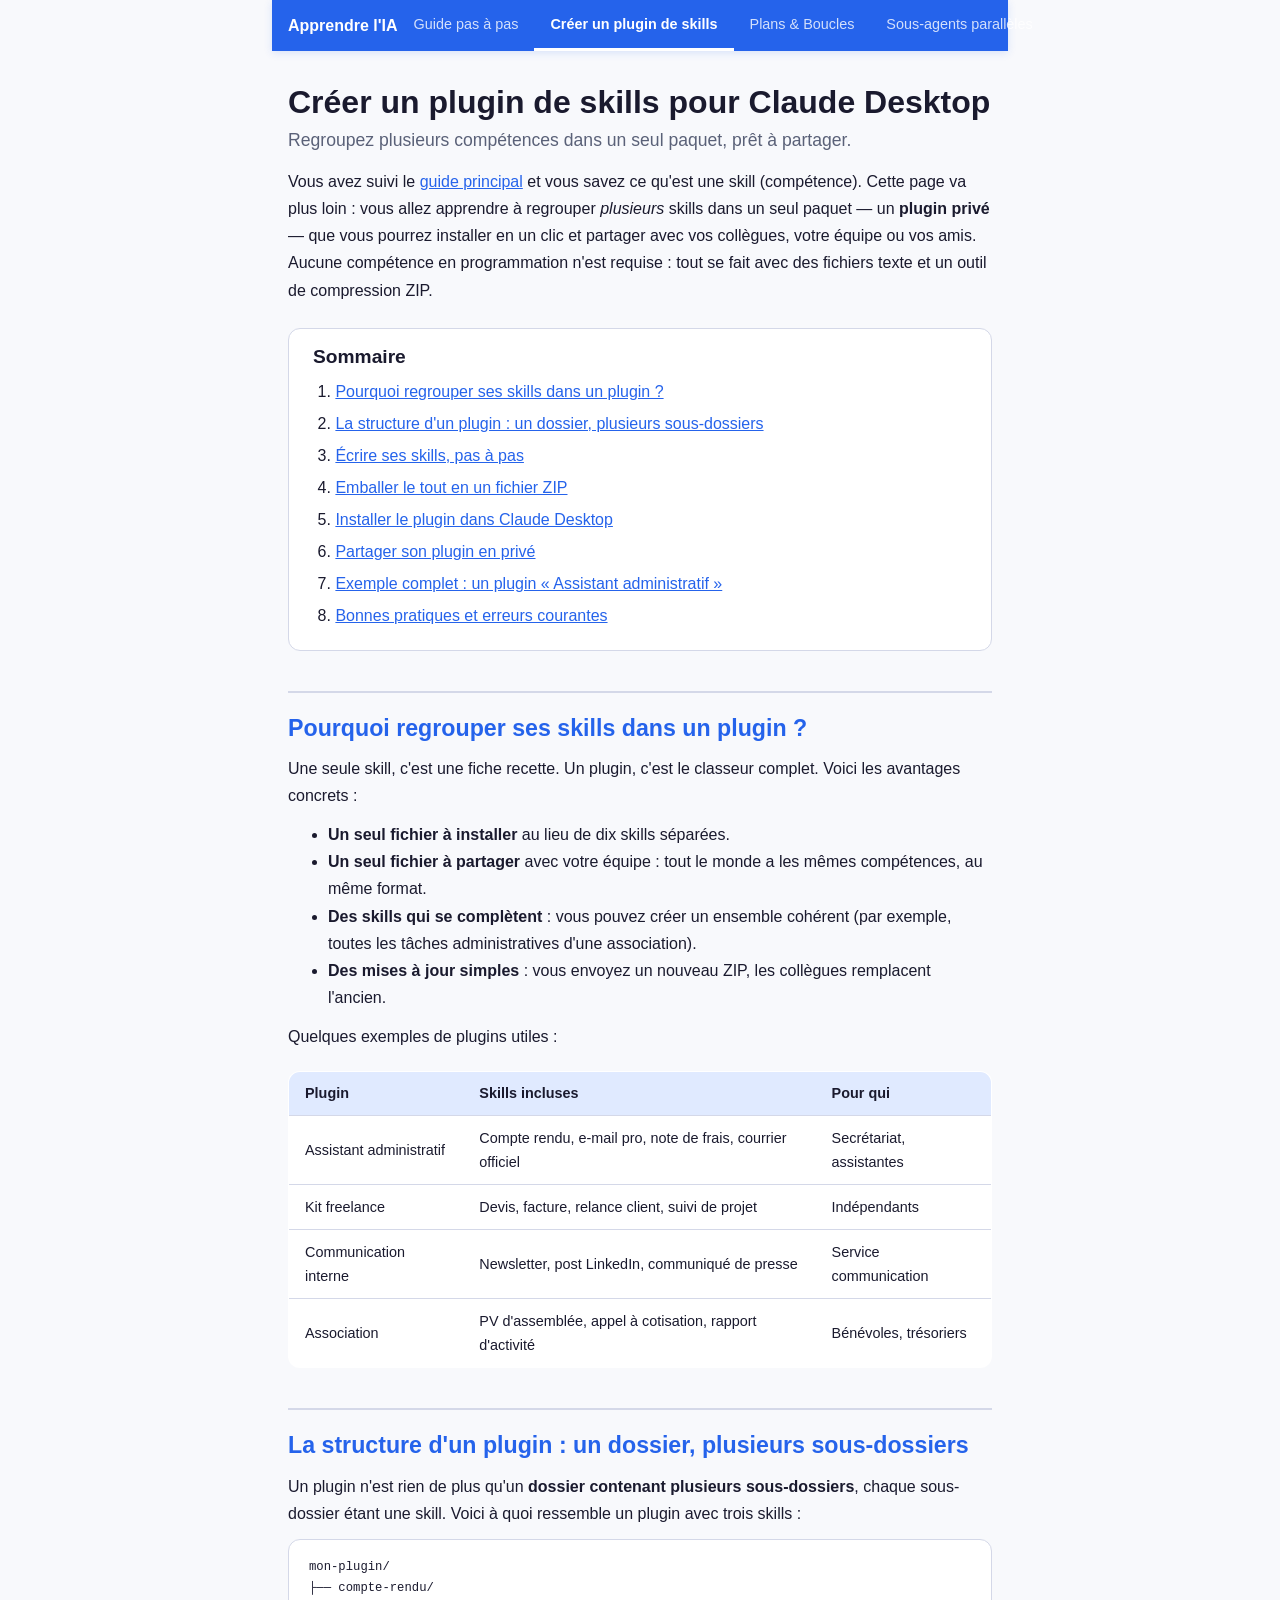
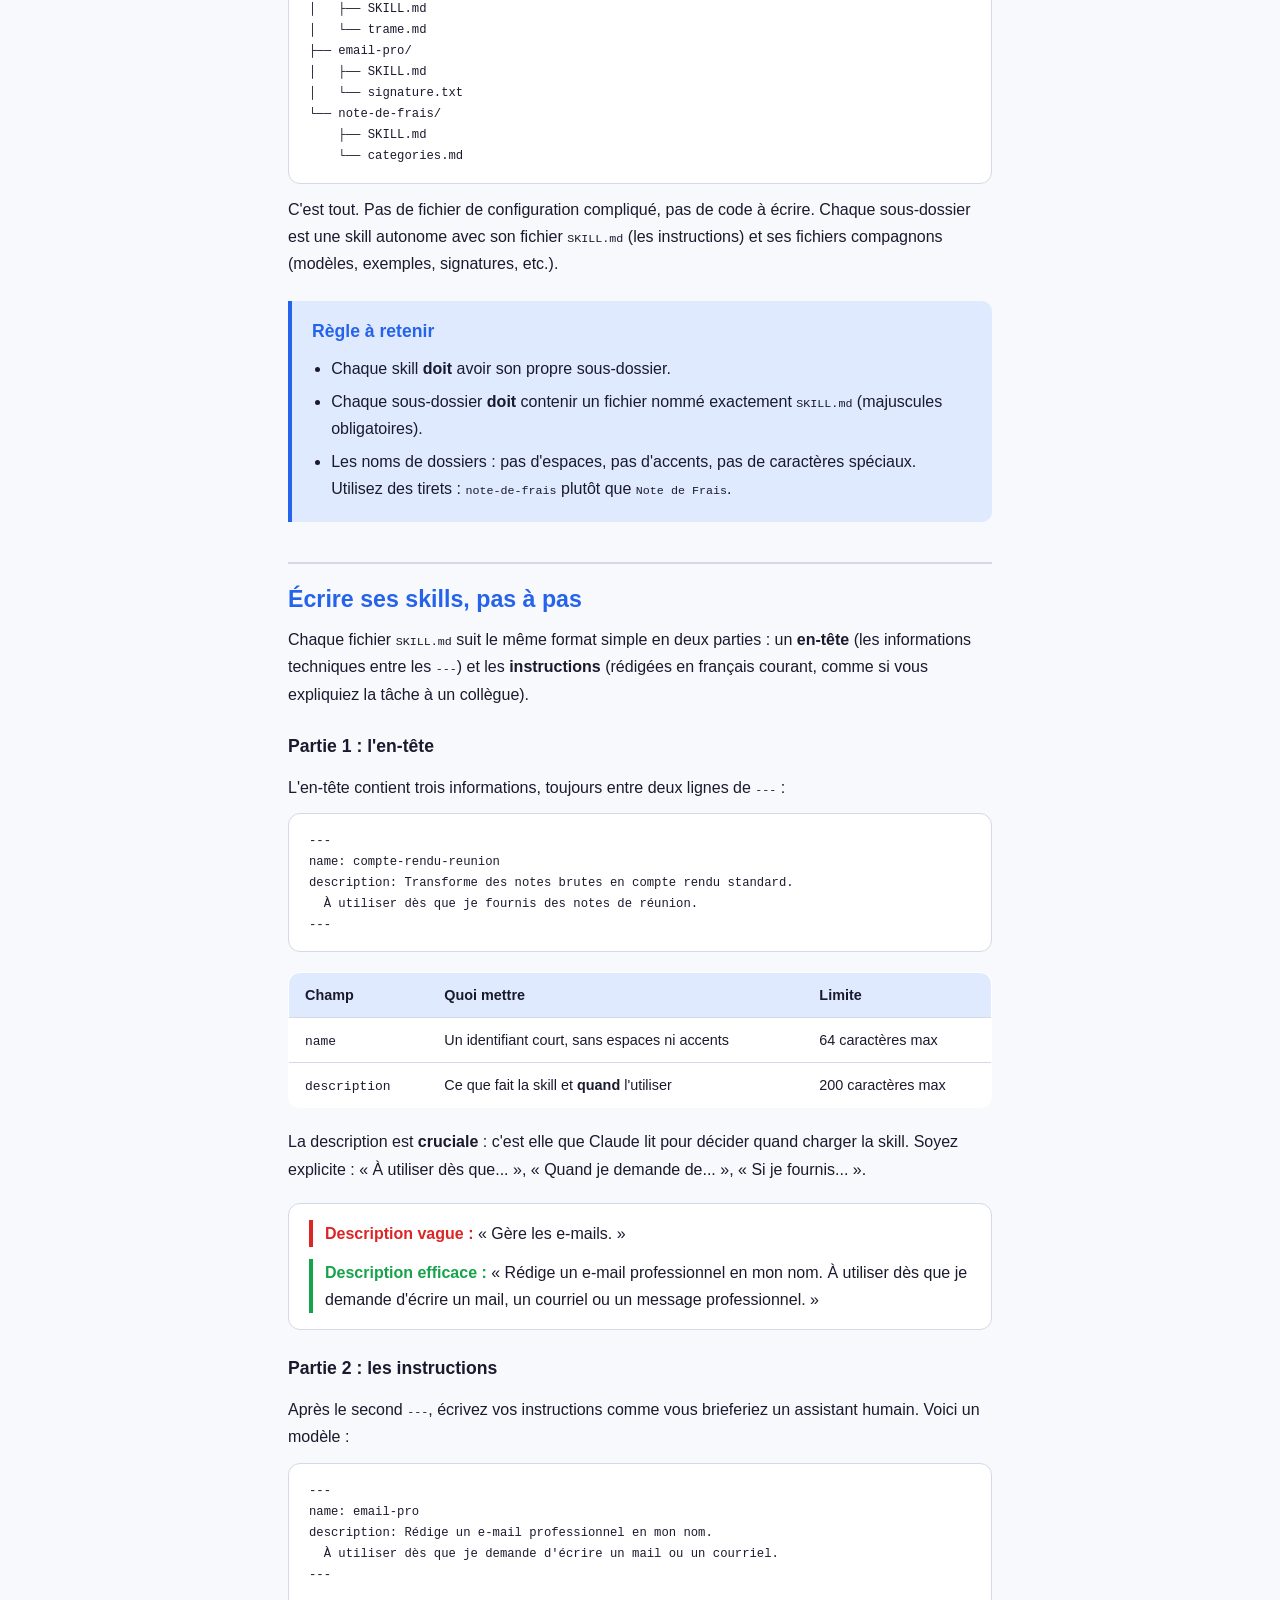
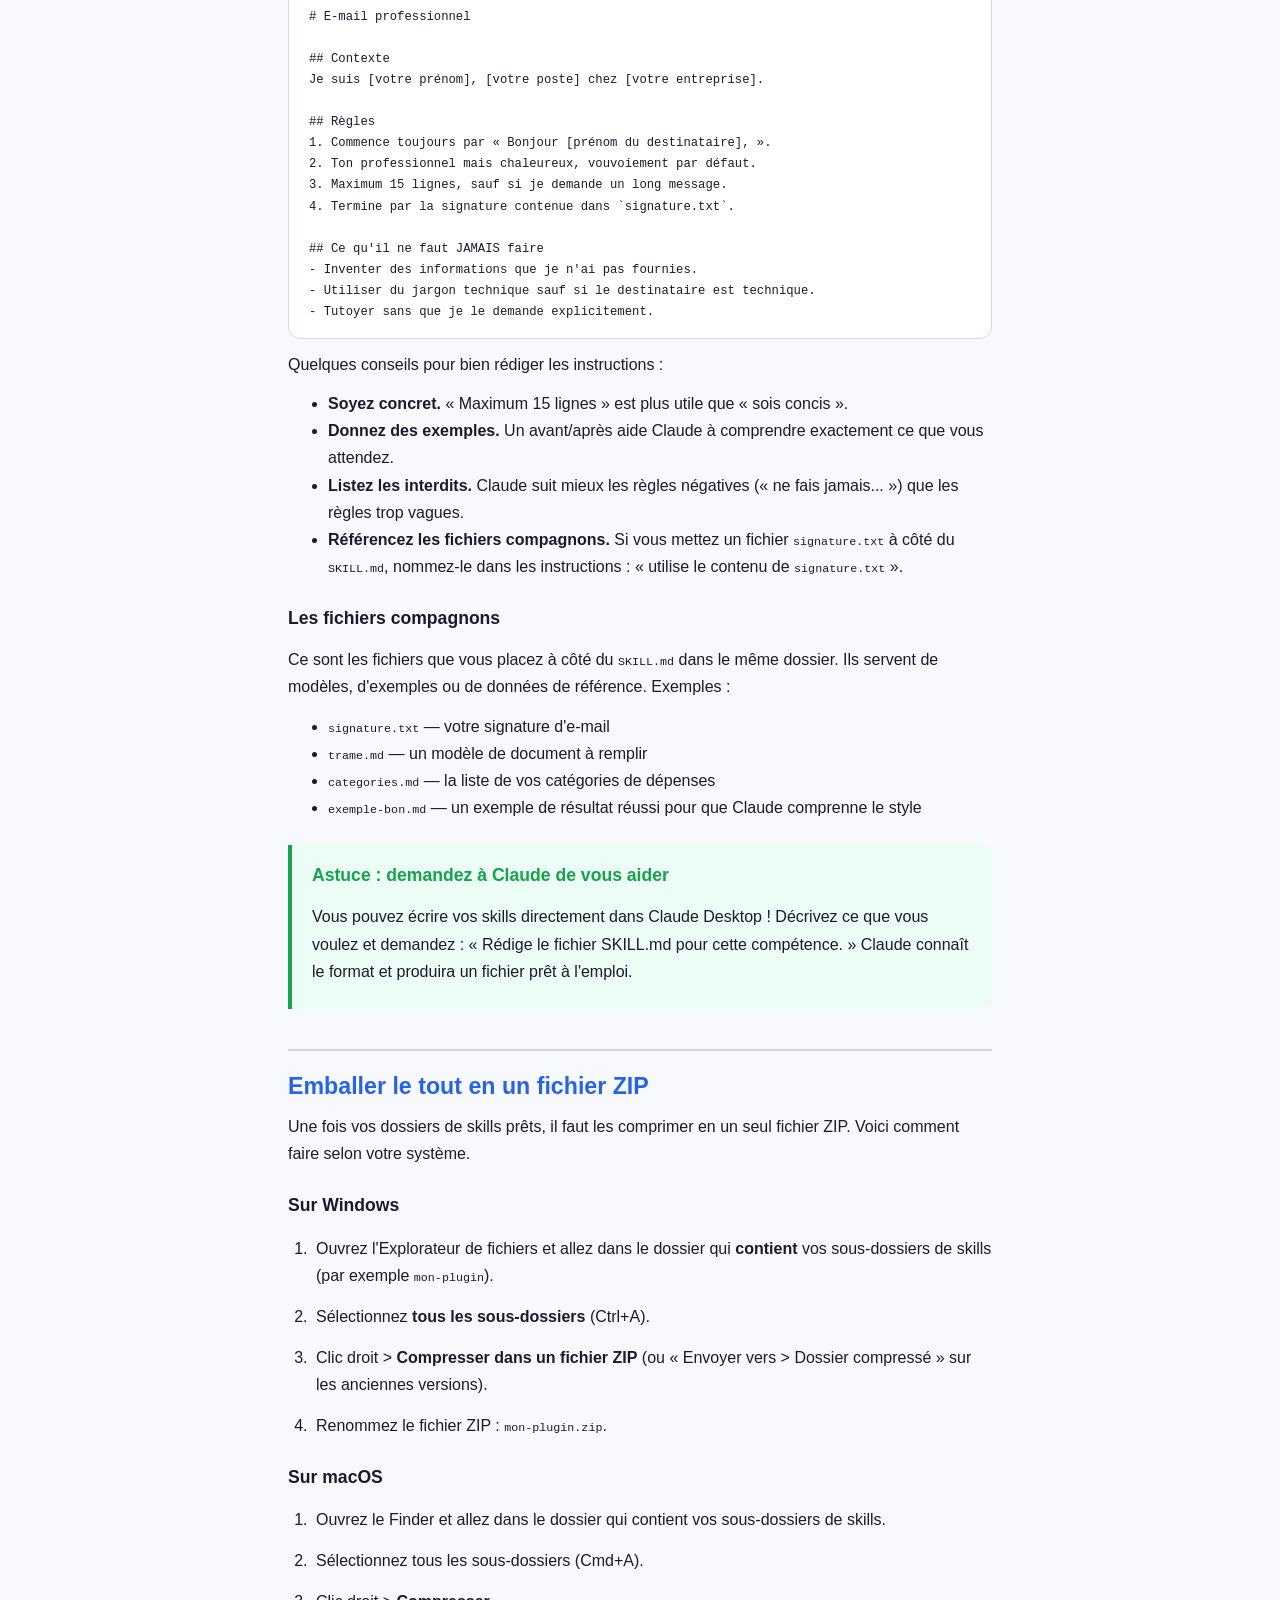
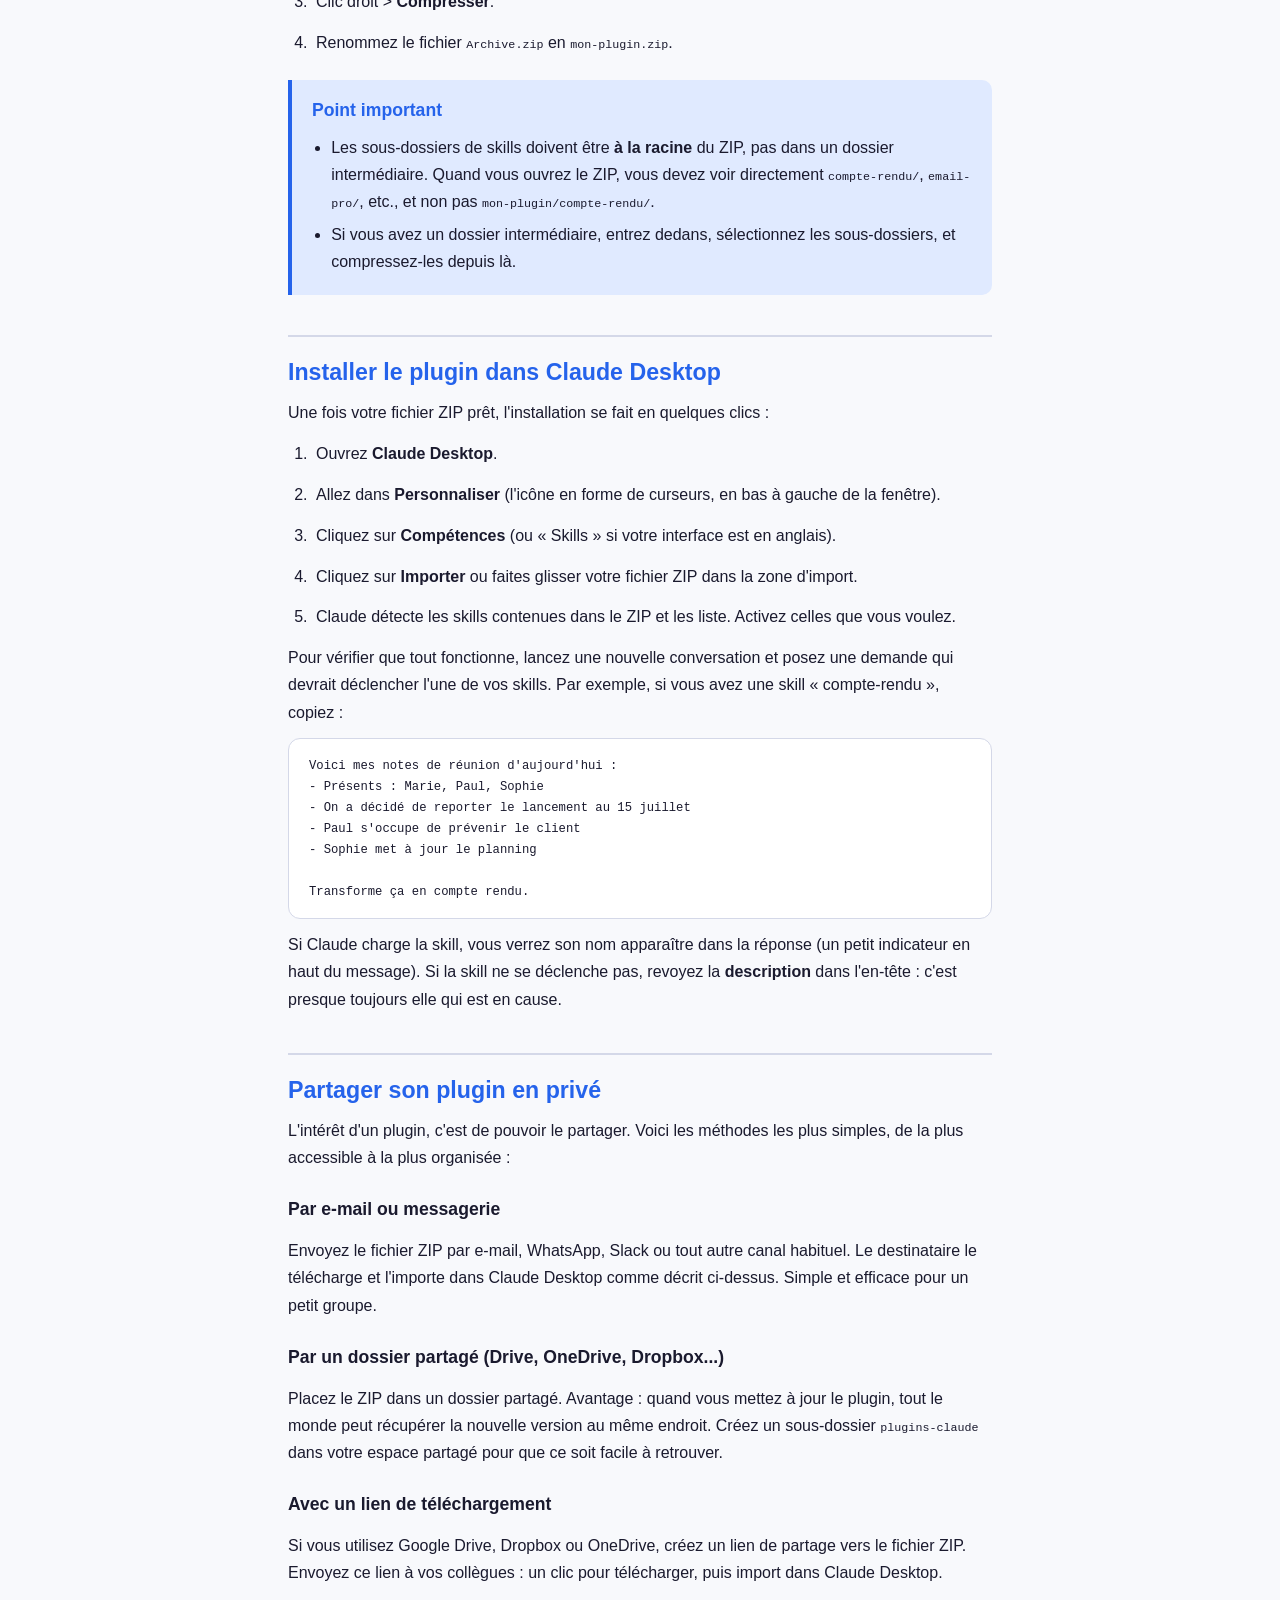
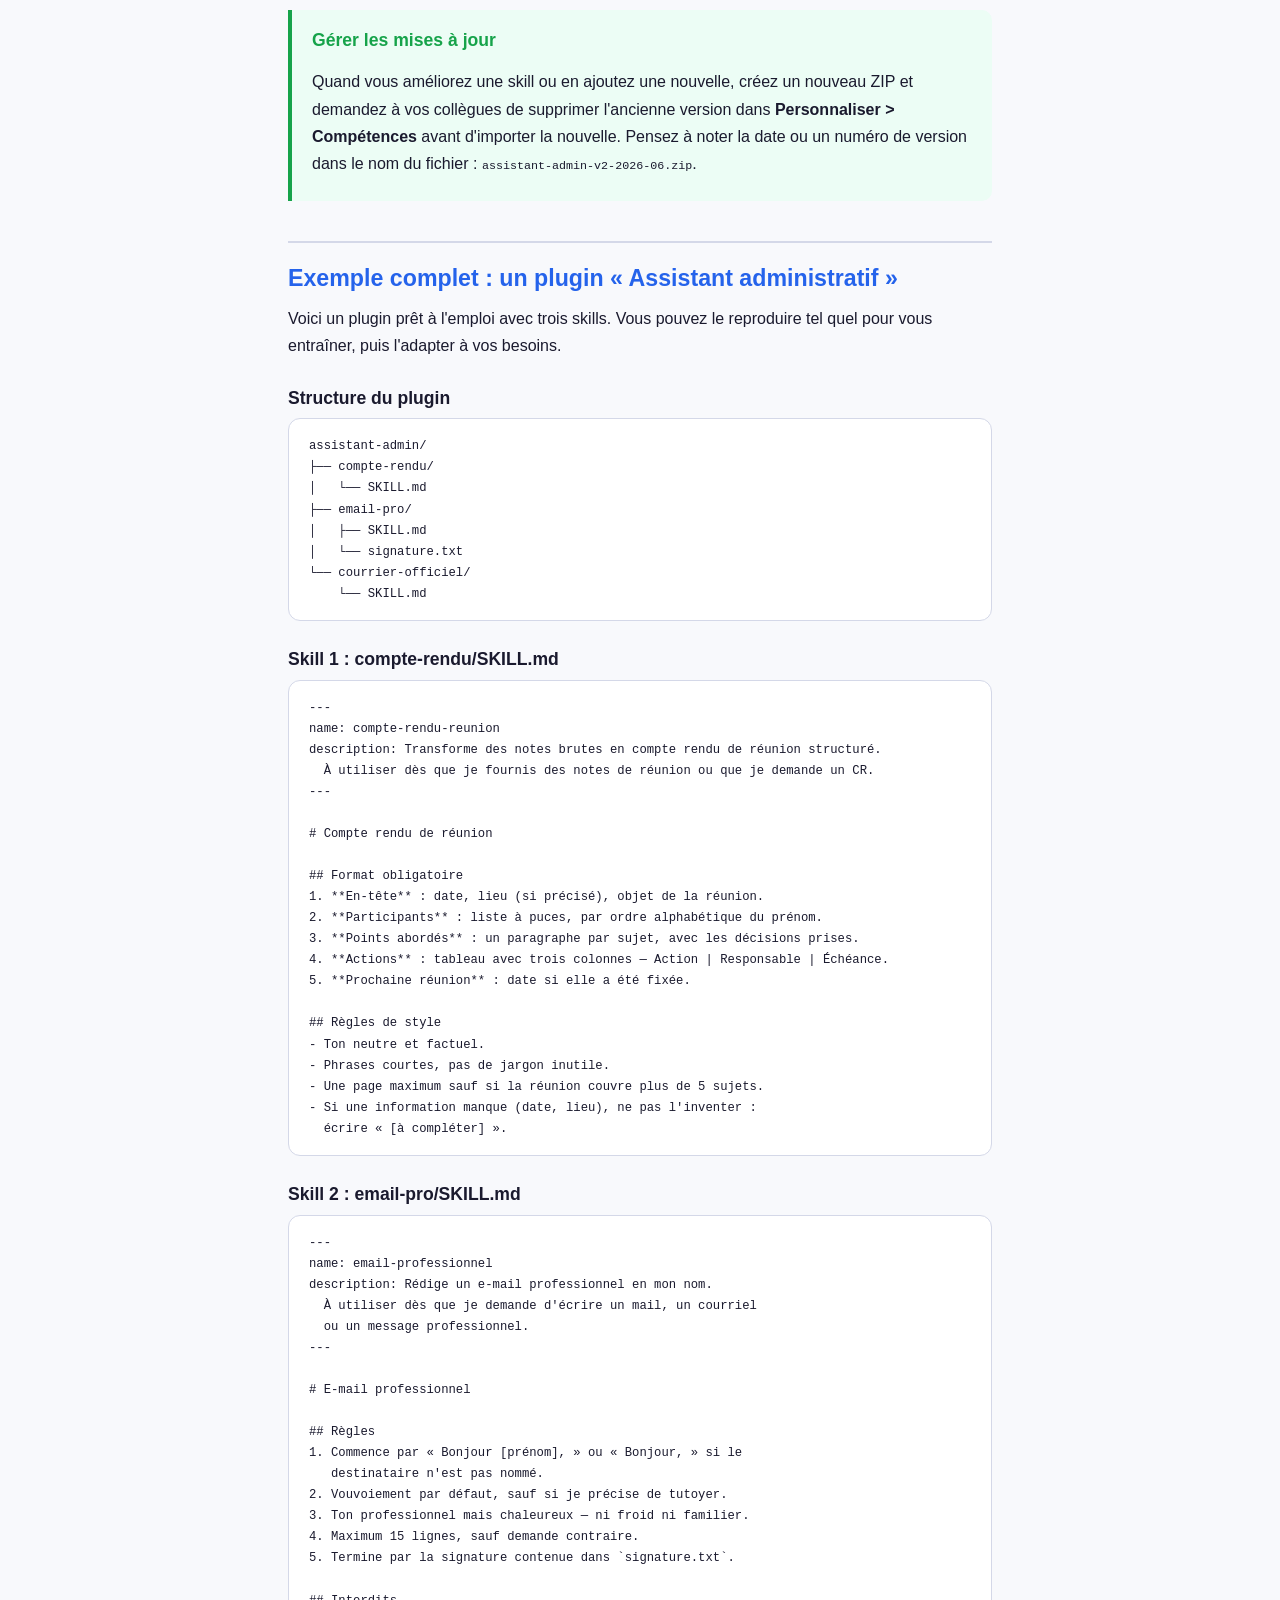
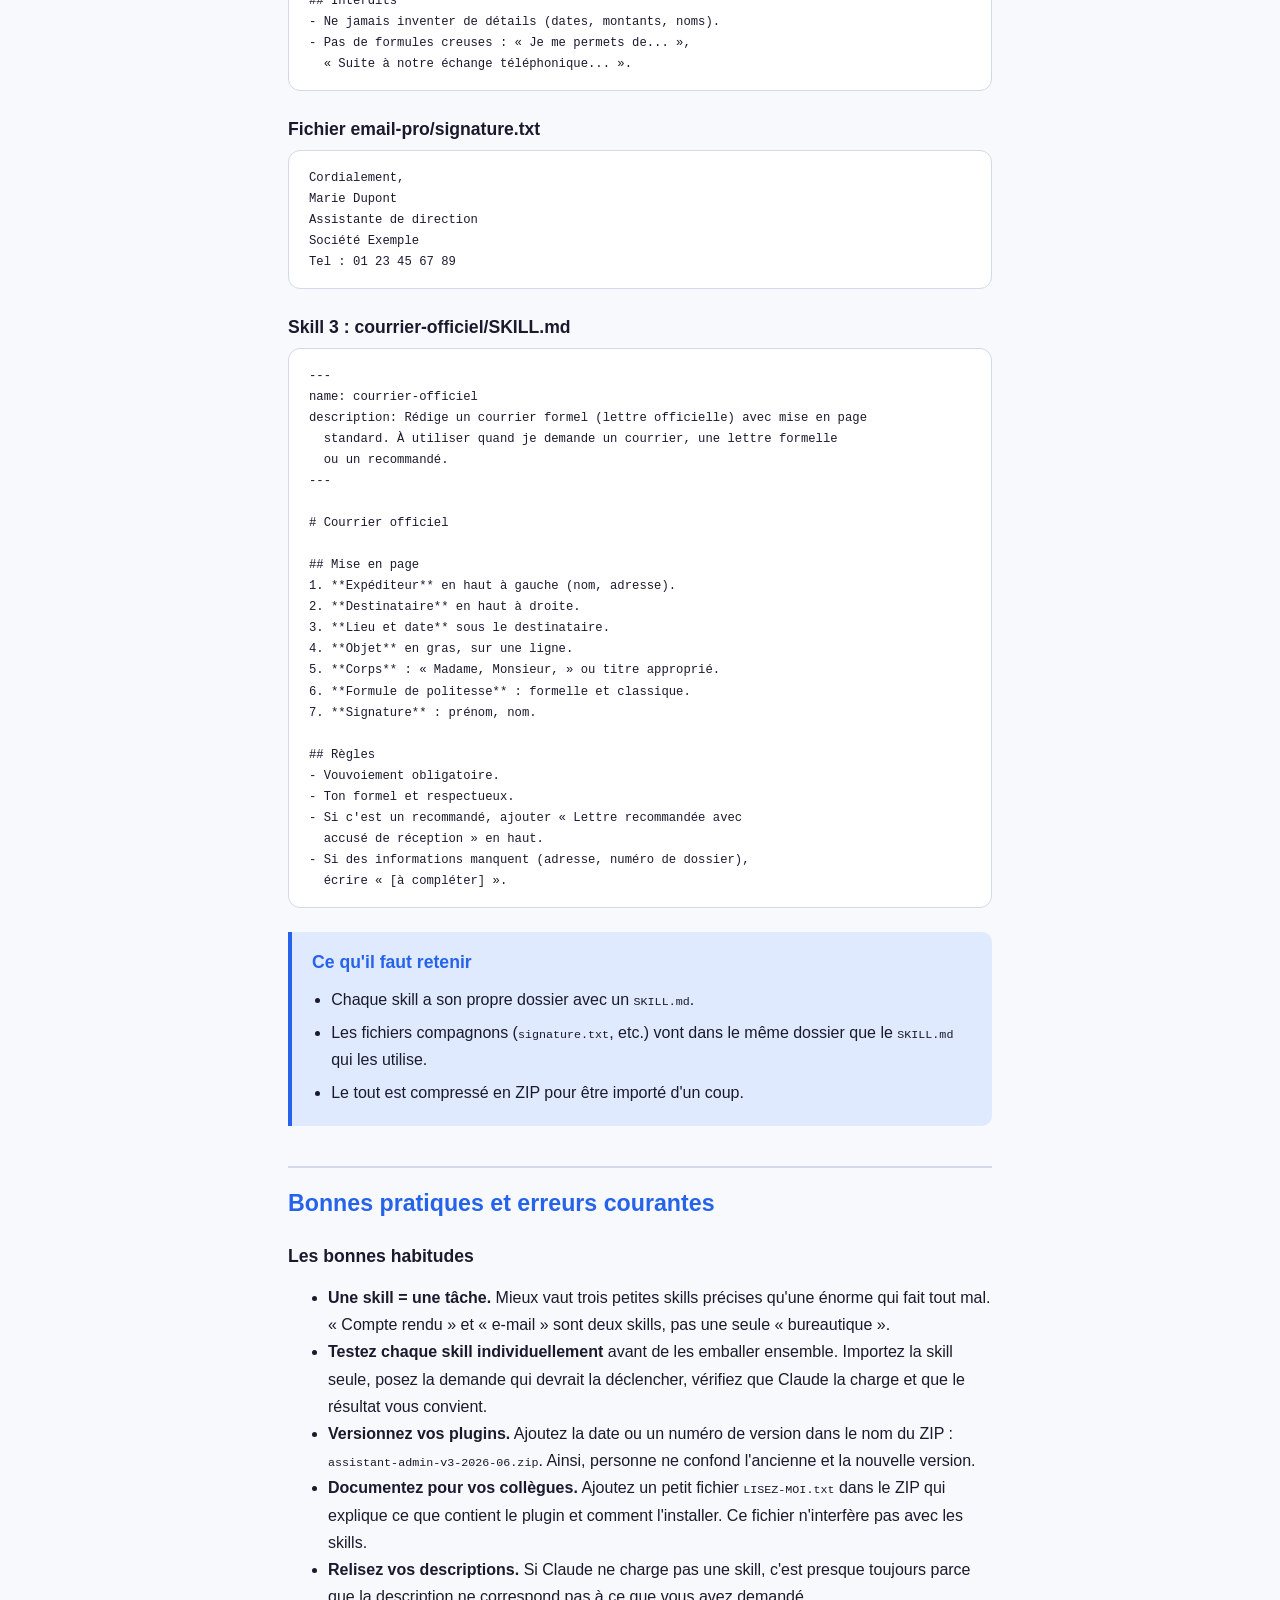
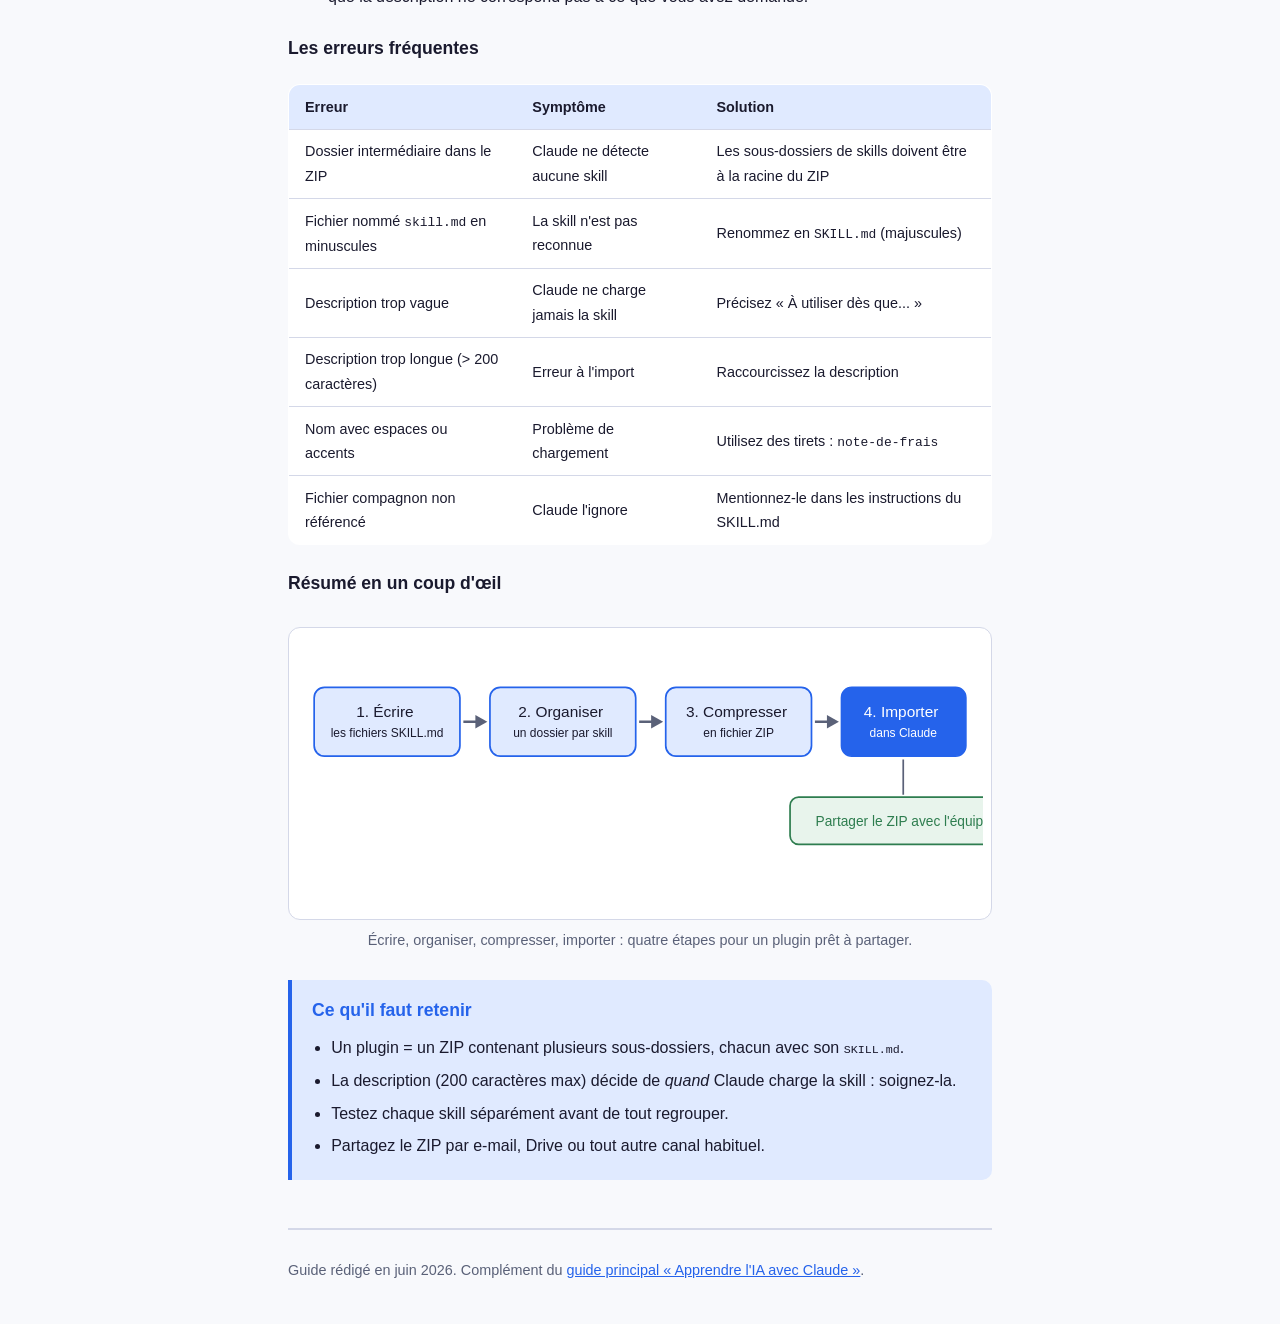
<file: creer-plugin-skills.html>
<!DOCTYPE html>
<html lang="fr">
<head>
<meta charset="utf-8">
<meta name="viewport" content="width=device-width, initial-scale=1">
<title>Créer un plugin de skills pour Claude Desktop</title>
<link rel="stylesheet" href="style.css">
</head>
<body>
<nav class="site-nav" aria-label="Navigation du site">
<div class="nav-inner">
<span class="nav-title">Apprendre l'IA</span>
<button class="nav-toggle" aria-label="Menu" onclick="document.querySelector('.nav-links').classList.toggle('open')">&#9776;</button>
<div class="nav-links">
<a href="index.html">Guide pas à pas</a>
<a href="creer-plugin-skills.html" class="active">Créer un plugin de skills</a>
<a href="plans-et-boucles.html">Plans &amp; Boucles</a>
<a href="sous-agents-paralleles.html">Sous-agents parallèles</a>
</div>
</div>
</nav>

<header>
<h1>Créer un plugin de skills pour Claude Desktop</h1>
<p class="sous-titre">Regroupez plusieurs compétences dans un seul paquet, prêt à partager.</p>
<p>Vous avez suivi le <a href="index.html">guide principal</a> et vous savez ce qu'est une skill (compétence). Cette page va plus loin&nbsp;: vous allez apprendre à regrouper <em>plusieurs</em> skills dans un seul paquet — un <strong>plugin privé</strong> — que vous pourrez installer en un clic et partager avec vos collègues, votre équipe ou vos amis. Aucune compétence en programmation n'est requise&nbsp;: tout se fait avec des fichiers texte et un outil de compression ZIP.</p>
</header>

<nav class="sommaire" aria-label="Sommaire">
<h2>Sommaire</h2>
<ol>
<li><a href="#pourquoi">Pourquoi regrouper ses skills dans un plugin&nbsp;?</a></li>
<li><a href="#structure">La structure d'un plugin&nbsp;: un dossier, plusieurs sous-dossiers</a></li>
<li><a href="#ecrire">Écrire ses skills, pas à pas</a></li>
<li><a href="#emballer">Emballer le tout en un fichier ZIP</a></li>
<li><a href="#installer">Installer le plugin dans Claude Desktop</a></li>
<li><a href="#partager">Partager son plugin en privé</a></li>
<li><a href="#exemple-complet">Exemple complet&nbsp;: un plugin «&nbsp;Assistant administratif&nbsp;»</a></li>
<li><a href="#bonnes-pratiques">Bonnes pratiques et erreurs courantes</a></li>
</ol>
</nav>

<main>

<section id="pourquoi">
<h2>Pourquoi regrouper ses skills dans un plugin&nbsp;?</h2>

<p>Une seule skill, c'est une fiche recette. Un plugin, c'est le classeur complet. Voici les avantages concrets&nbsp;:</p>

<ul>
<li><strong>Un seul fichier à installer</strong> au lieu de dix skills séparées.</li>
<li><strong>Un seul fichier à partager</strong> avec votre équipe&nbsp;: tout le monde a les mêmes compétences, au même format.</li>
<li><strong>Des skills qui se complètent</strong>&nbsp;: vous pouvez créer un ensemble cohérent (par exemple, toutes les tâches administratives d'une association).</li>
<li><strong>Des mises à jour simples</strong>&nbsp;: vous envoyez un nouveau ZIP, les collègues remplacent l'ancien.</li>
</ul>

<p>Quelques exemples de plugins utiles&nbsp;:</p>

<table>
<tr><th>Plugin</th><th>Skills incluses</th><th>Pour qui</th></tr>
<tr><td>Assistant administratif</td><td>Compte rendu, e-mail pro, note de frais, courrier officiel</td><td>Secrétariat, assistantes</td></tr>
<tr><td>Kit freelance</td><td>Devis, facture, relance client, suivi de projet</td><td>Indépendants</td></tr>
<tr><td>Communication interne</td><td>Newsletter, post LinkedIn, communiqué de presse</td><td>Service communication</td></tr>
<tr><td>Association</td><td>PV d'assemblée, appel à cotisation, rapport d'activité</td><td>Bénévoles, trésoriers</td></tr>
</table>
</section>

<section id="structure">
<h2>La structure d'un plugin&nbsp;: un dossier, plusieurs sous-dossiers</h2>

<p>Un plugin n'est rien de plus qu'un <strong>dossier contenant plusieurs sous-dossiers</strong>, chaque sous-dossier étant une skill. Voici à quoi ressemble un plugin avec trois skills&nbsp;:</p>

<pre><code>mon-plugin/
├── compte-rendu/
│   ├── SKILL.md
│   └── trame.md
├── email-pro/
│   ├── SKILL.md
│   └── signature.txt
└── note-de-frais/
    ├── SKILL.md
    └── categories.md</code></pre>

<p>C'est tout. Pas de fichier de configuration compliqué, pas de code à écrire. Chaque sous-dossier est une skill autonome avec son fichier <code>SKILL.md</code> (les instructions) et ses fichiers compagnons (modèles, exemples, signatures, etc.).</p>

<aside class="retenir" aria-label="Règle importante">
<h3>Règle à retenir</h3>
<ul>
<li>Chaque skill <strong>doit</strong> avoir son propre sous-dossier.</li>
<li>Chaque sous-dossier <strong>doit</strong> contenir un fichier nommé exactement <code>SKILL.md</code> (majuscules obligatoires).</li>
<li>Les noms de dossiers&nbsp;: pas d'espaces, pas d'accents, pas de caractères spéciaux. Utilisez des tirets&nbsp;: <code>note-de-frais</code> plutôt que <code>Note de Frais</code>.</li>
</ul>
</aside>
</section>

<section id="ecrire">
<h2>Écrire ses skills, pas à pas</h2>

<p>Chaque fichier <code>SKILL.md</code> suit le même format simple en deux parties&nbsp;: un <strong>en-tête</strong> (les informations techniques entre les <code>---</code>) et les <strong>instructions</strong> (rédigées en français courant, comme si vous expliquiez la tâche à un collègue).</p>

<h3>Partie 1&nbsp;: l'en-tête</h3>

<p>L'en-tête contient trois informations, toujours entre deux lignes de <code>---</code>&nbsp;:</p>

<pre><code>---
name: compte-rendu-reunion
description: Transforme des notes brutes en compte rendu standard.
  À utiliser dès que je fournis des notes de réunion.
---</code></pre>

<table>
<tr><th>Champ</th><th>Quoi mettre</th><th>Limite</th></tr>
<tr><td><code>name</code></td><td>Un identifiant court, sans espaces ni accents</td><td>64 caractères max</td></tr>
<tr><td><code>description</code></td><td>Ce que fait la skill et <strong>quand</strong> l'utiliser</td><td>200 caractères max</td></tr>
</table>

<p>La description est <strong>cruciale</strong>&nbsp;: c'est elle que Claude lit pour décider quand charger la skill. Soyez explicite&nbsp;: «&nbsp;À utiliser dès que...&nbsp;», «&nbsp;Quand je demande de...&nbsp;», «&nbsp;Si je fournis...&nbsp;».</p>

<div class="exemple">
<p class="avant"><strong>Description vague&nbsp;:</strong> «&nbsp;Gère les e-mails.&nbsp;»</p>
<p class="apres"><strong>Description efficace&nbsp;:</strong> «&nbsp;Rédige un e-mail professionnel en mon nom. À utiliser dès que je demande d'écrire un mail, un courriel ou un message professionnel.&nbsp;»</p>
</div>

<h3>Partie 2&nbsp;: les instructions</h3>

<p>Après le second <code>---</code>, écrivez vos instructions comme vous brieferiez un assistant humain. Voici un modèle&nbsp;:</p>

<pre><code>---
name: email-pro
description: Rédige un e-mail professionnel en mon nom.
  À utiliser dès que je demande d'écrire un mail ou un courriel.
---

# E-mail professionnel

## Contexte
Je suis [votre prénom], [votre poste] chez [votre entreprise].

## Règles
1. Commence toujours par « Bonjour [prénom du destinataire], ».
2. Ton professionnel mais chaleureux, vouvoiement par défaut.
3. Maximum 15 lignes, sauf si je demande un long message.
4. Termine par la signature contenue dans `signature.txt`.

## Ce qu'il ne faut JAMAIS faire
- Inventer des informations que je n'ai pas fournies.
- Utiliser du jargon technique sauf si le destinataire est technique.
- Tutoyer sans que je le demande explicitement.</code></pre>

<p>Quelques conseils pour bien rédiger les instructions&nbsp;:</p>

<ul>
<li><strong>Soyez concret.</strong> «&nbsp;Maximum 15 lignes&nbsp;» est plus utile que «&nbsp;sois concis&nbsp;».</li>
<li><strong>Donnez des exemples.</strong> Un avant/après aide Claude à comprendre exactement ce que vous attendez.</li>
<li><strong>Listez les interdits.</strong> Claude suit mieux les règles négatives («&nbsp;ne fais jamais...&nbsp;») que les règles trop vagues.</li>
<li><strong>Référencez les fichiers compagnons.</strong> Si vous mettez un fichier <code>signature.txt</code> à côté du <code>SKILL.md</code>, nommez-le dans les instructions&nbsp;: «&nbsp;utilise le contenu de <code>signature.txt</code>&nbsp;».</li>
</ul>

<h3>Les fichiers compagnons</h3>

<p>Ce sont les fichiers que vous placez à côté du <code>SKILL.md</code> dans le même dossier. Ils servent de modèles, d'exemples ou de données de référence. Exemples&nbsp;:</p>

<ul>
<li><code>signature.txt</code> — votre signature d'e-mail</li>
<li><code>trame.md</code> — un modèle de document à remplir</li>
<li><code>categories.md</code> — la liste de vos catégories de dépenses</li>
<li><code>exemple-bon.md</code> — un exemple de résultat réussi pour que Claude comprenne le style</li>
</ul>

<aside class="info" aria-label="Astuce">
<h3>Astuce&nbsp;: demandez à Claude de vous aider</h3>
<p>Vous pouvez écrire vos skills directement dans Claude Desktop&nbsp;! Décrivez ce que vous voulez et demandez&nbsp;: «&nbsp;Rédige le fichier SKILL.md pour cette compétence.&nbsp;» Claude connaît le format et produira un fichier prêt à l'emploi.</p>
</aside>
</section>

<section id="emballer">
<h2>Emballer le tout en un fichier ZIP</h2>

<p>Une fois vos dossiers de skills prêts, il faut les comprimer en un seul fichier ZIP. Voici comment faire selon votre système.</p>

<h3>Sur Windows</h3>
<ol class="checklist">
<li>Ouvrez l'Explorateur de fichiers et allez dans le dossier qui <strong>contient</strong> vos sous-dossiers de skills (par exemple <code>mon-plugin</code>).</li>
<li>Sélectionnez <strong>tous les sous-dossiers</strong> (Ctrl+A).</li>
<li>Clic droit &gt; <strong>Compresser dans un fichier ZIP</strong> (ou «&nbsp;Envoyer vers &gt; Dossier compressé&nbsp;» sur les anciennes versions).</li>
<li>Renommez le fichier ZIP&nbsp;: <code>mon-plugin.zip</code>.</li>
</ol>

<h3>Sur macOS</h3>
<ol class="checklist">
<li>Ouvrez le Finder et allez dans le dossier qui contient vos sous-dossiers de skills.</li>
<li>Sélectionnez tous les sous-dossiers (Cmd+A).</li>
<li>Clic droit &gt; <strong>Compresser</strong>.</li>
<li>Renommez le fichier <code>Archive.zip</code> en <code>mon-plugin.zip</code>.</li>
</ol>

<aside class="retenir" aria-label="Point important">
<h3>Point important</h3>
<ul>
<li>Les sous-dossiers de skills doivent être <strong>à la racine</strong> du ZIP, pas dans un dossier intermédiaire. Quand vous ouvrez le ZIP, vous devez voir directement <code>compte-rendu/</code>, <code>email-pro/</code>, etc., et non pas <code>mon-plugin/compte-rendu/</code>.</li>
<li>Si vous avez un dossier intermédiaire, entrez dedans, sélectionnez les sous-dossiers, et compressez-les depuis là.</li>
</ul>
</aside>
</section>

<section id="installer">
<h2>Installer le plugin dans Claude Desktop</h2>

<p>Une fois votre fichier ZIP prêt, l'installation se fait en quelques clics&nbsp;:</p>

<ol class="checklist">
<li>Ouvrez <strong>Claude Desktop</strong>.</li>
<li>Allez dans <strong>Personnaliser</strong> (l'icône en forme de curseurs, en bas à gauche de la fenêtre).</li>
<li>Cliquez sur <strong>Compétences</strong> (ou «&nbsp;Skills&nbsp;» si votre interface est en anglais).</li>
<li>Cliquez sur <strong>Importer</strong> ou faites glisser votre fichier ZIP dans la zone d'import.</li>
<li>Claude détecte les skills contenues dans le ZIP et les liste. Activez celles que vous voulez.</li>
</ol>

<p>Pour vérifier que tout fonctionne, lancez une nouvelle conversation et posez une demande qui devrait déclencher l'une de vos skills. Par exemple, si vous avez une skill «&nbsp;compte-rendu&nbsp;», copiez&nbsp;:</p>

<pre><code>Voici mes notes de réunion d'aujourd'hui :
- Présents : Marie, Paul, Sophie
- On a décidé de reporter le lancement au 15 juillet
- Paul s'occupe de prévenir le client
- Sophie met à jour le planning

Transforme ça en compte rendu.</code></pre>

<p>Si Claude charge la skill, vous verrez son nom apparaître dans la réponse (un petit indicateur en haut du message). Si la skill ne se déclenche pas, revoyez la <strong>description</strong> dans l'en-tête&nbsp;: c'est presque toujours elle qui est en cause.</p>
</section>

<section id="partager">
<h2>Partager son plugin en privé</h2>

<p>L'intérêt d'un plugin, c'est de pouvoir le partager. Voici les méthodes les plus simples, de la plus accessible à la plus organisée&nbsp;:</p>

<h3>Par e-mail ou messagerie</h3>
<p>Envoyez le fichier ZIP par e-mail, WhatsApp, Slack ou tout autre canal habituel. Le destinataire le télécharge et l'importe dans Claude Desktop comme décrit ci-dessus. Simple et efficace pour un petit groupe.</p>

<h3>Par un dossier partagé (Drive, OneDrive, Dropbox...)</h3>
<p>Placez le ZIP dans un dossier partagé. Avantage&nbsp;: quand vous mettez à jour le plugin, tout le monde peut récupérer la nouvelle version au même endroit. Créez un sous-dossier <code>plugins-claude</code> dans votre espace partagé pour que ce soit facile à retrouver.</p>

<h3>Avec un lien de téléchargement</h3>
<p>Si vous utilisez Google Drive, Dropbox ou OneDrive, créez un lien de partage vers le fichier ZIP. Envoyez ce lien à vos collègues&nbsp;: un clic pour télécharger, puis import dans Claude Desktop.</p>

<aside class="info" aria-label="Mises à jour">
<h3>Gérer les mises à jour</h3>
<p>Quand vous améliorez une skill ou en ajoutez une nouvelle, créez un nouveau ZIP et demandez à vos collègues de supprimer l'ancienne version dans <strong>Personnaliser &gt; Compétences</strong> avant d'importer la nouvelle. Pensez à noter la date ou un numéro de version dans le nom du fichier&nbsp;: <code>assistant-admin-v2-2026-06.zip</code>.</p>
</aside>
</section>

<section id="exemple-complet">
<h2>Exemple complet&nbsp;: un plugin «&nbsp;Assistant administratif&nbsp;»</h2>

<p>Voici un plugin prêt à l'emploi avec trois skills. Vous pouvez le reproduire tel quel pour vous entraîner, puis l'adapter à vos besoins.</p>

<h3>Structure du plugin</h3>

<pre><code>assistant-admin/
├── compte-rendu/
│   └── SKILL.md
├── email-pro/
│   ├── SKILL.md
│   └── signature.txt
└── courrier-officiel/
    └── SKILL.md</code></pre>

<h3>Skill 1&nbsp;: compte-rendu/SKILL.md</h3>

<pre><code>---
name: compte-rendu-reunion
description: Transforme des notes brutes en compte rendu de réunion structuré.
  À utiliser dès que je fournis des notes de réunion ou que je demande un CR.
---

# Compte rendu de réunion

## Format obligatoire
1. **En-tête** : date, lieu (si précisé), objet de la réunion.
2. **Participants** : liste à puces, par ordre alphabétique du prénom.
3. **Points abordés** : un paragraphe par sujet, avec les décisions prises.
4. **Actions** : tableau avec trois colonnes — Action | Responsable | Échéance.
5. **Prochaine réunion** : date si elle a été fixée.

## Règles de style
- Ton neutre et factuel.
- Phrases courtes, pas de jargon inutile.
- Une page maximum sauf si la réunion couvre plus de 5 sujets.
- Si une information manque (date, lieu), ne pas l'inventer :
  écrire « [à compléter] ».</code></pre>

<h3>Skill 2&nbsp;: email-pro/SKILL.md</h3>

<pre><code>---
name: email-professionnel
description: Rédige un e-mail professionnel en mon nom.
  À utiliser dès que je demande d'écrire un mail, un courriel
  ou un message professionnel.
---

# E-mail professionnel

## Règles
1. Commence par « Bonjour [prénom], » ou « Bonjour, » si le
   destinataire n'est pas nommé.
2. Vouvoiement par défaut, sauf si je précise de tutoyer.
3. Ton professionnel mais chaleureux — ni froid ni familier.
4. Maximum 15 lignes, sauf demande contraire.
5. Termine par la signature contenue dans `signature.txt`.

## Interdits
- Ne jamais inventer de détails (dates, montants, noms).
- Pas de formules creuses : « Je me permets de... »,
  « Suite à notre échange téléphonique... ».</code></pre>

<h3>Fichier email-pro/signature.txt</h3>

<pre><code>Cordialement,
Marie Dupont
Assistante de direction
Société Exemple
Tel : 01 23 45 67 89</code></pre>

<h3>Skill 3&nbsp;: courrier-officiel/SKILL.md</h3>

<pre><code>---
name: courrier-officiel
description: Rédige un courrier formel (lettre officielle) avec mise en page
  standard. À utiliser quand je demande un courrier, une lettre formelle
  ou un recommandé.
---

# Courrier officiel

## Mise en page
1. **Expéditeur** en haut à gauche (nom, adresse).
2. **Destinataire** en haut à droite.
3. **Lieu et date** sous le destinataire.
4. **Objet** en gras, sur une ligne.
5. **Corps** : « Madame, Monsieur, » ou titre approprié.
6. **Formule de politesse** : formelle et classique.
7. **Signature** : prénom, nom.

## Règles
- Vouvoiement obligatoire.
- Ton formel et respectueux.
- Si c'est un recommandé, ajouter « Lettre recommandée avec
  accusé de réception » en haut.
- Si des informations manquent (adresse, numéro de dossier),
  écrire « [à compléter] ».</code></pre>

<aside class="retenir" aria-label="À retenir">
<h3>Ce qu'il faut retenir</h3>
<ul>
<li>Chaque skill a son propre dossier avec un <code>SKILL.md</code>.</li>
<li>Les fichiers compagnons (<code>signature.txt</code>, etc.) vont dans le même dossier que le <code>SKILL.md</code> qui les utilise.</li>
<li>Le tout est compressé en ZIP pour être importé d'un coup.</li>
</ul>
</aside>
</section>

<section id="bonnes-pratiques">
<h2>Bonnes pratiques et erreurs courantes</h2>

<h3>Les bonnes habitudes</h3>

<ul>
<li><strong>Une skill = une tâche.</strong> Mieux vaut trois petites skills précises qu'une énorme qui fait tout mal. «&nbsp;Compte rendu&nbsp;» et «&nbsp;e-mail&nbsp;» sont deux skills, pas une seule «&nbsp;bureautique&nbsp;».</li>
<li><strong>Testez chaque skill individuellement</strong> avant de les emballer ensemble. Importez la skill seule, posez la demande qui devrait la déclencher, vérifiez que Claude la charge et que le résultat vous convient.</li>
<li><strong>Versionnez vos plugins.</strong> Ajoutez la date ou un numéro de version dans le nom du ZIP&nbsp;: <code>assistant-admin-v3-2026-06.zip</code>. Ainsi, personne ne confond l'ancienne et la nouvelle version.</li>
<li><strong>Documentez pour vos collègues.</strong> Ajoutez un petit fichier <code>LISEZ-MOI.txt</code> dans le ZIP qui explique ce que contient le plugin et comment l'installer. Ce fichier n'interfère pas avec les skills.</li>
<li><strong>Relisez vos descriptions.</strong> Si Claude ne charge pas une skill, c'est presque toujours parce que la description ne correspond pas à ce que vous avez demandé.</li>
</ul>

<h3>Les erreurs fréquentes</h3>

<table>
<tr><th>Erreur</th><th>Symptôme</th><th>Solution</th></tr>
<tr><td>Dossier intermédiaire dans le ZIP</td><td>Claude ne détecte aucune skill</td><td>Les sous-dossiers de skills doivent être à la racine du ZIP</td></tr>
<tr><td>Fichier nommé <code>skill.md</code> en minuscules</td><td>La skill n'est pas reconnue</td><td>Renommez en <code>SKILL.md</code> (majuscules)</td></tr>
<tr><td>Description trop vague</td><td>Claude ne charge jamais la skill</td><td>Précisez «&nbsp;À utiliser dès que...&nbsp;»</td></tr>
<tr><td>Description trop longue (&gt;&nbsp;200 caractères)</td><td>Erreur à l'import</td><td>Raccourcissez la description</td></tr>
<tr><td>Nom avec espaces ou accents</td><td>Problème de chargement</td><td>Utilisez des tirets&nbsp;: <code>note-de-frais</code></td></tr>
<tr><td>Fichier compagnon non référencé</td><td>Claude l'ignore</td><td>Mentionnez-le dans les instructions du SKILL.md</td></tr>
</table>

<h3>Résumé en un coup d'œil</h3>

<figure>
<svg viewBox="0 0 800 320" role="img" aria-labelledby="diag-plugin-title" style="width:100%;height:auto">
<title id="diag-plugin-title">Les quatre étapes pour créer et partager un plugin de skills</title>
<rect x="20" y="60" width="170" height="80" rx="12" fill="#e0eaff" stroke="#2563eb" stroke-width="2"/>
<text x="105" y="94" text-anchor="middle" font-size="18" fill="#1a1a2e">
<tspan x="105">1. Écrire</tspan>
<tspan x="105" dy="24" font-size="14">les fichiers SKILL.md</tspan>
</text>
<line x1="194" y1="100" x2="218" y2="100" stroke="#5a6178" stroke-width="3"/>
<path d="M222,100 l-14,-8 v16 z" fill="#5a6178"/>
<rect x="225" y="60" width="170" height="80" rx="12" fill="#e0eaff" stroke="#2563eb" stroke-width="2"/>
<text x="310" y="94" text-anchor="middle" font-size="18" fill="#1a1a2e">
<tspan x="310">2. Organiser</tspan>
<tspan x="310" dy="24" font-size="14">un dossier par skill</tspan>
</text>
<line x1="399" y1="100" x2="423" y2="100" stroke="#5a6178" stroke-width="3"/>
<path d="M427,100 l-14,-8 v16 z" fill="#5a6178"/>
<rect x="430" y="60" width="170" height="80" rx="12" fill="#e0eaff" stroke="#2563eb" stroke-width="2"/>
<text x="515" y="94" text-anchor="middle" font-size="18" fill="#1a1a2e">
<tspan x="515">3. Compresser</tspan>
<tspan x="515" dy="24" font-size="14">en fichier ZIP</tspan>
</text>
<line x1="604" y1="100" x2="628" y2="100" stroke="#5a6178" stroke-width="3"/>
<path d="M632,100 l-14,-8 v16 z" fill="#5a6178"/>
<rect x="635" y="60" width="145" height="80" rx="12" fill="#2563eb" stroke="#2563eb" stroke-width="2"/>
<text x="707" y="94" text-anchor="middle" font-size="18" fill="#fff">
<tspan x="707">4. Importer</tspan>
<tspan x="707" dy="24" font-size="14" fill="#fff">dans Claude</tspan>
</text>
<line x1="707" y1="144" x2="707" y2="185" stroke="#5a6178" stroke-width="2"/>
<rect x="575" y="188" width="265" height="55" rx="10" fill="#e8f4ec" stroke="#2e7d4f" stroke-width="2"/>
<text x="707" y="222" text-anchor="middle" font-size="16" fill="#2e7d4f">Partager le ZIP avec l'équipe</text>
</svg>
<figcaption>Écrire, organiser, compresser, importer&nbsp;: quatre étapes pour un plugin prêt à partager.</figcaption>
</figure>

<aside class="retenir" aria-label="À retenir">
<h3>Ce qu'il faut retenir</h3>
<ul>
<li>Un plugin = un ZIP contenant plusieurs sous-dossiers, chacun avec son <code>SKILL.md</code>.</li>
<li>La description (200 caractères max) décide de <em>quand</em> Claude charge la skill&nbsp;: soignez-la.</li>
<li>Testez chaque skill séparément avant de tout regrouper.</li>
<li>Partagez le ZIP par e-mail, Drive ou tout autre canal habituel.</li>
</ul>
</aside>
</section>

</main>

<footer>
<p>Guide rédigé en juin 2026. Complément du <a href="index.html">guide principal «&nbsp;Apprendre l'IA avec Claude&nbsp;»</a>.</p>
</footer>
</body>
</html>
</file>
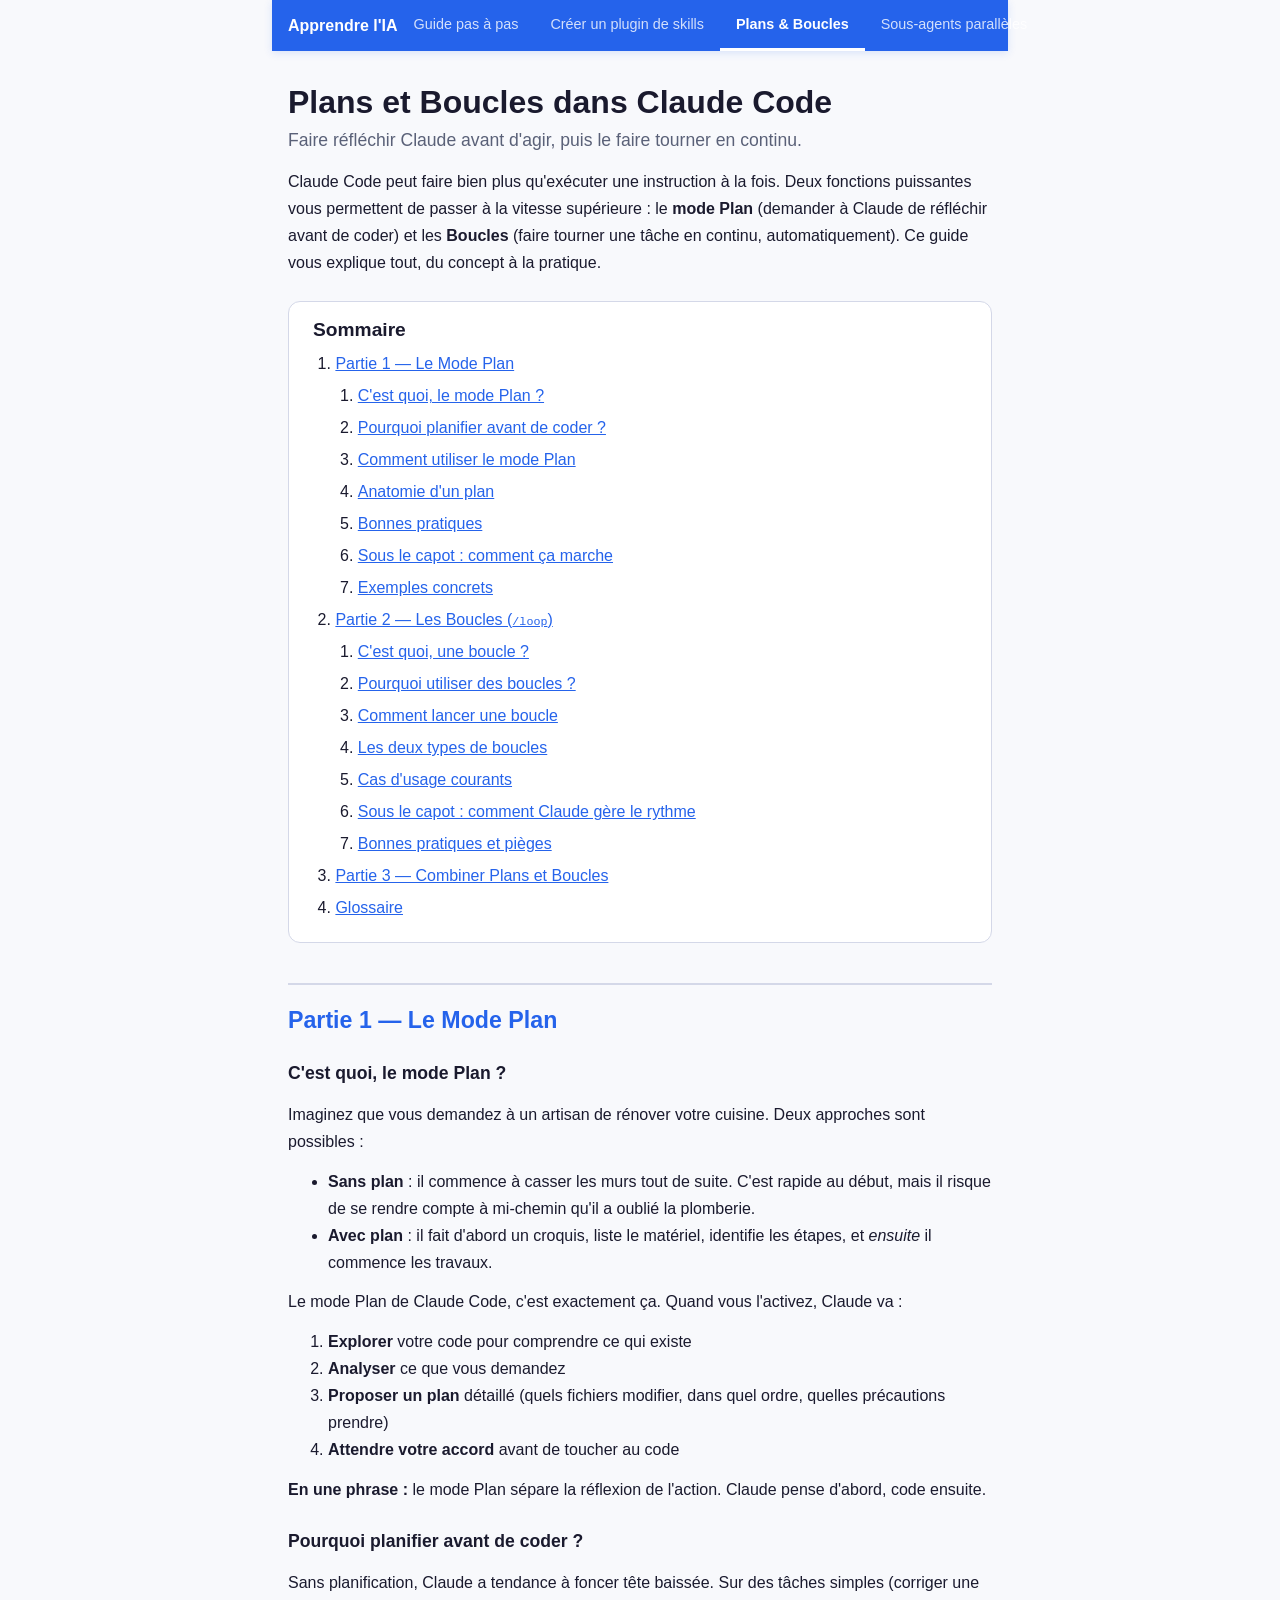
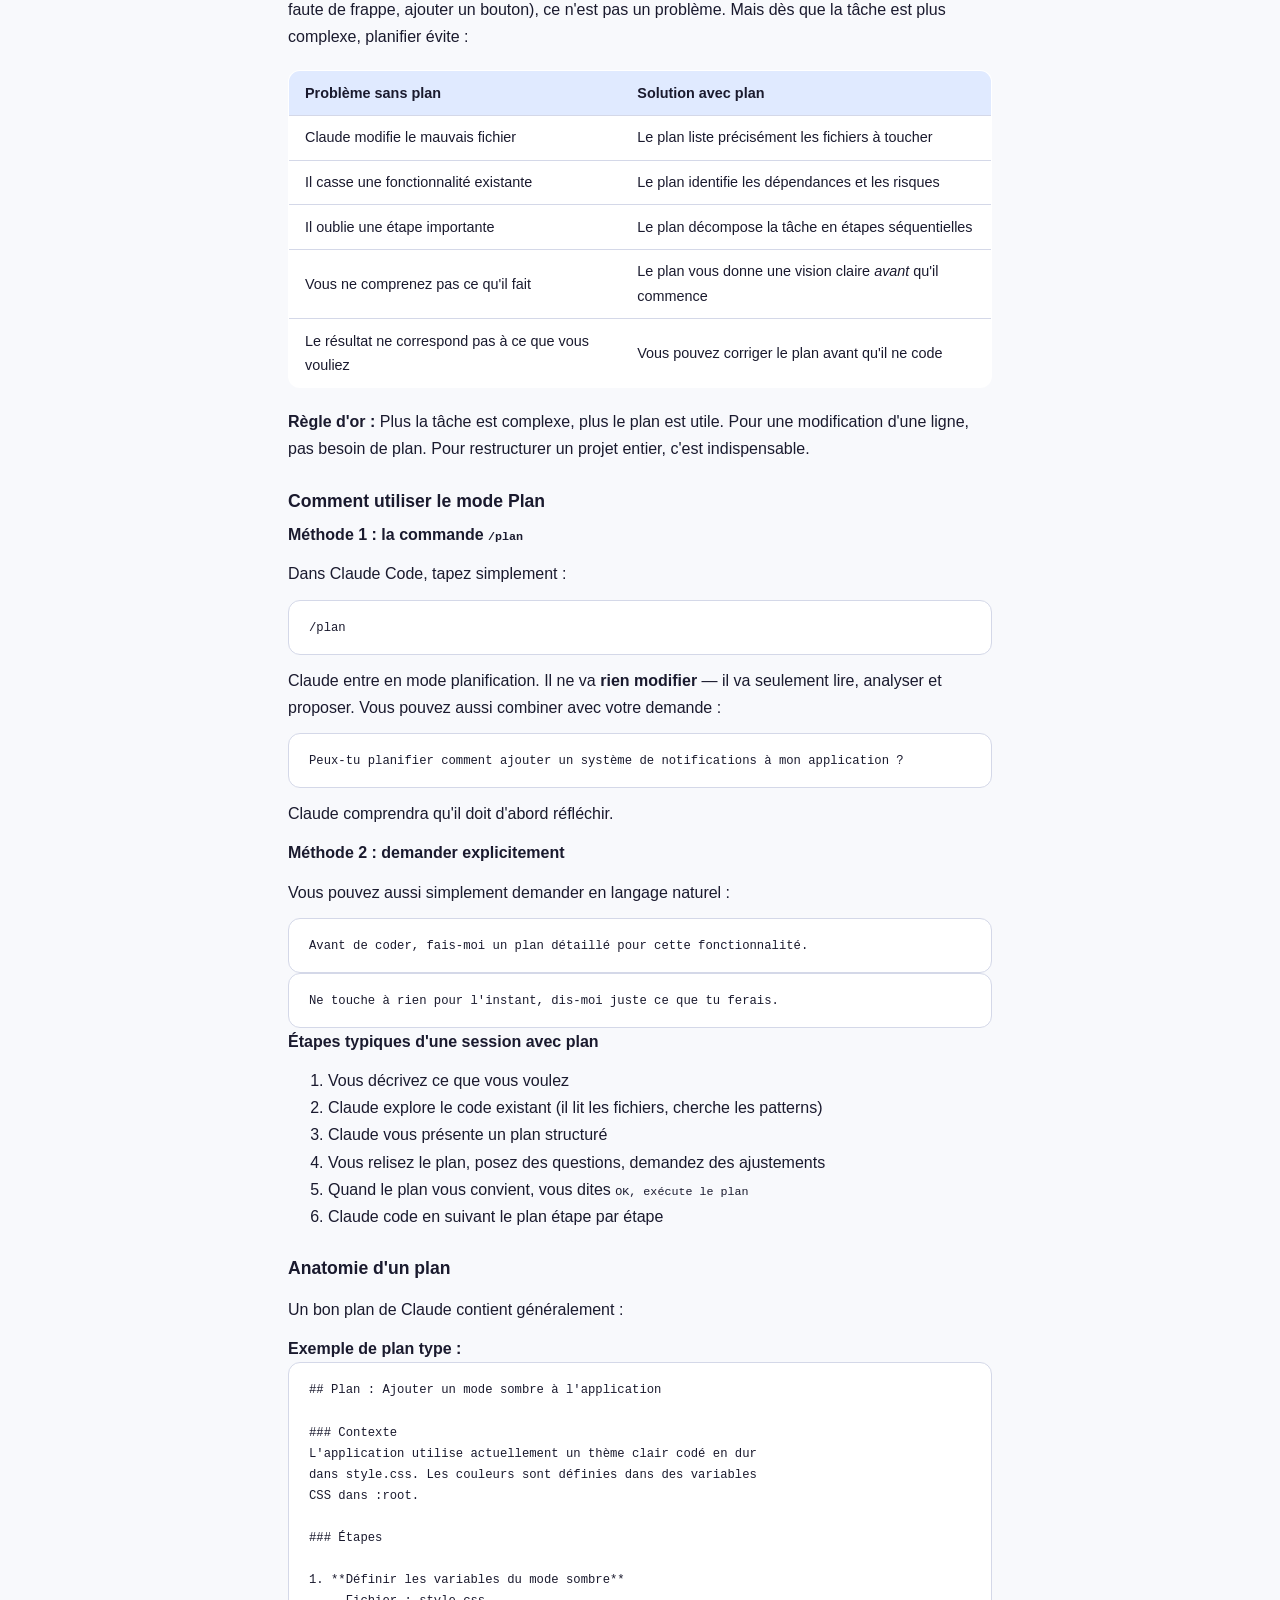
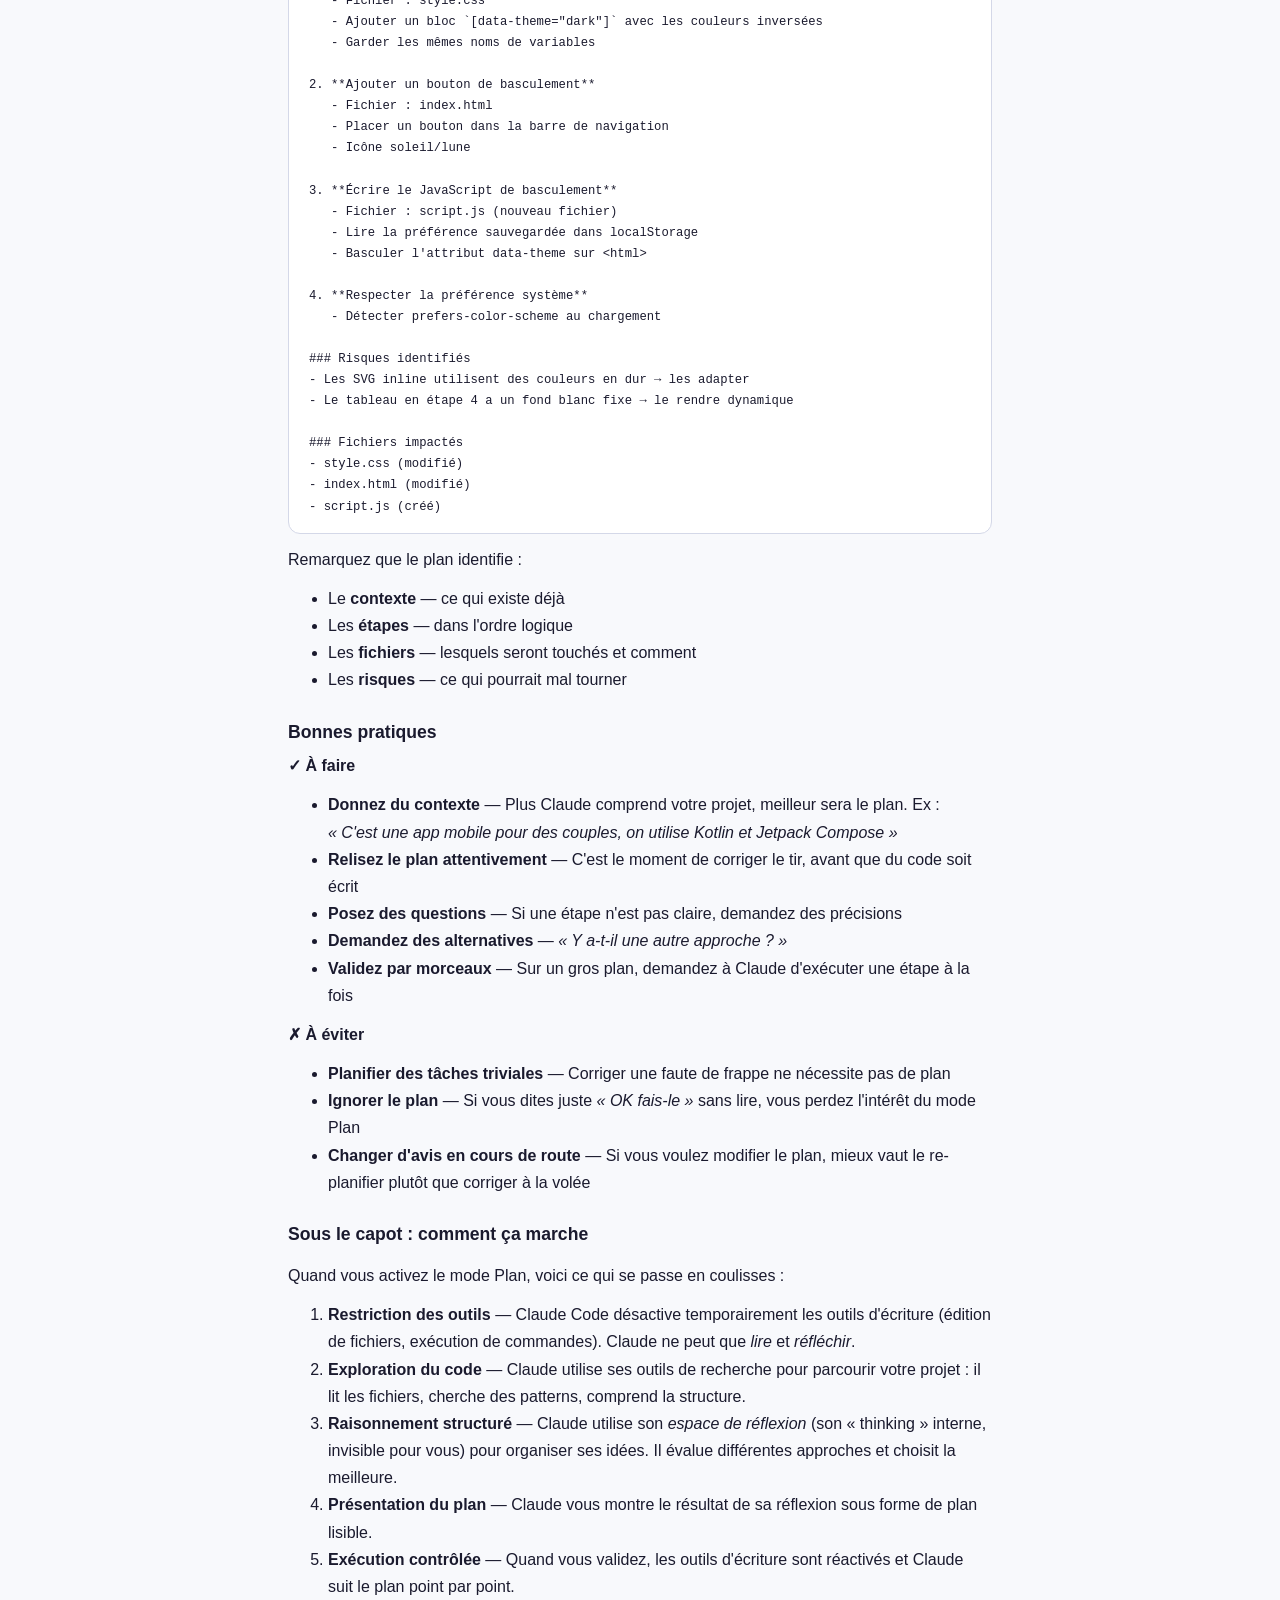
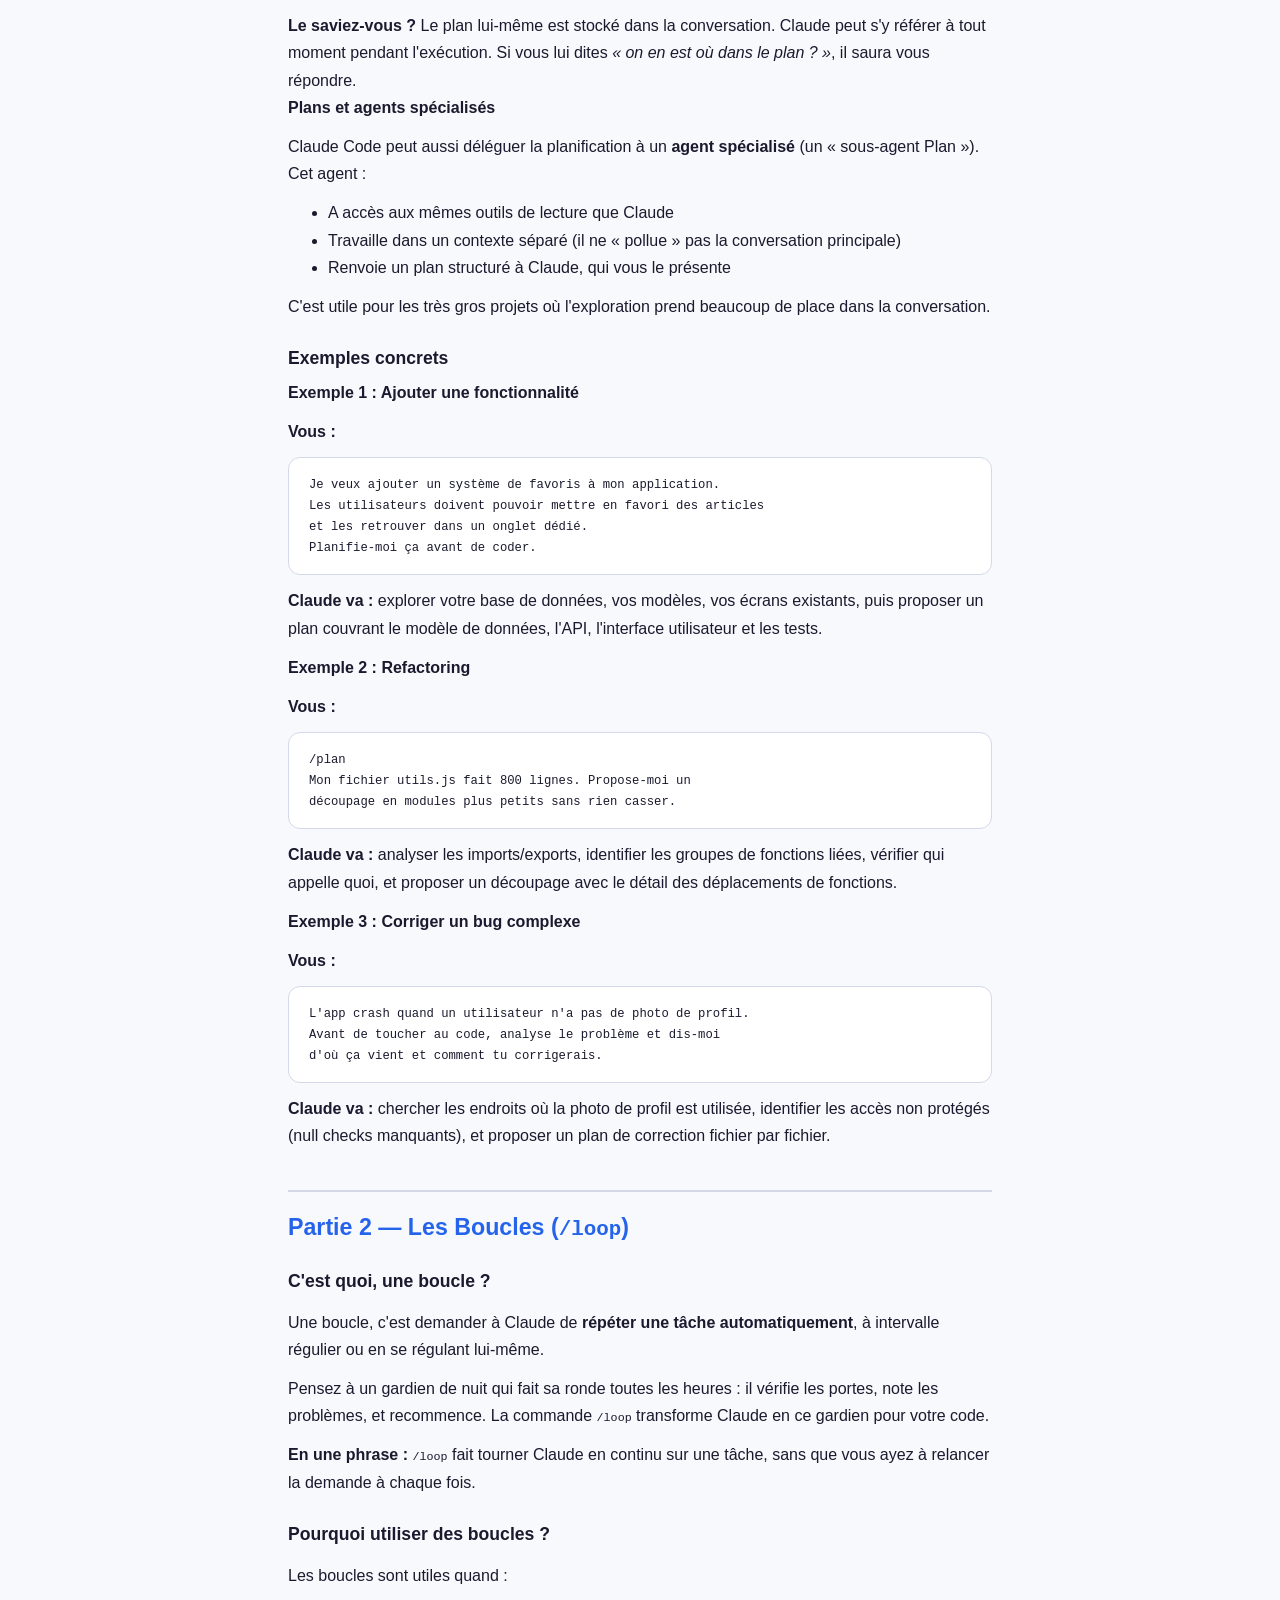
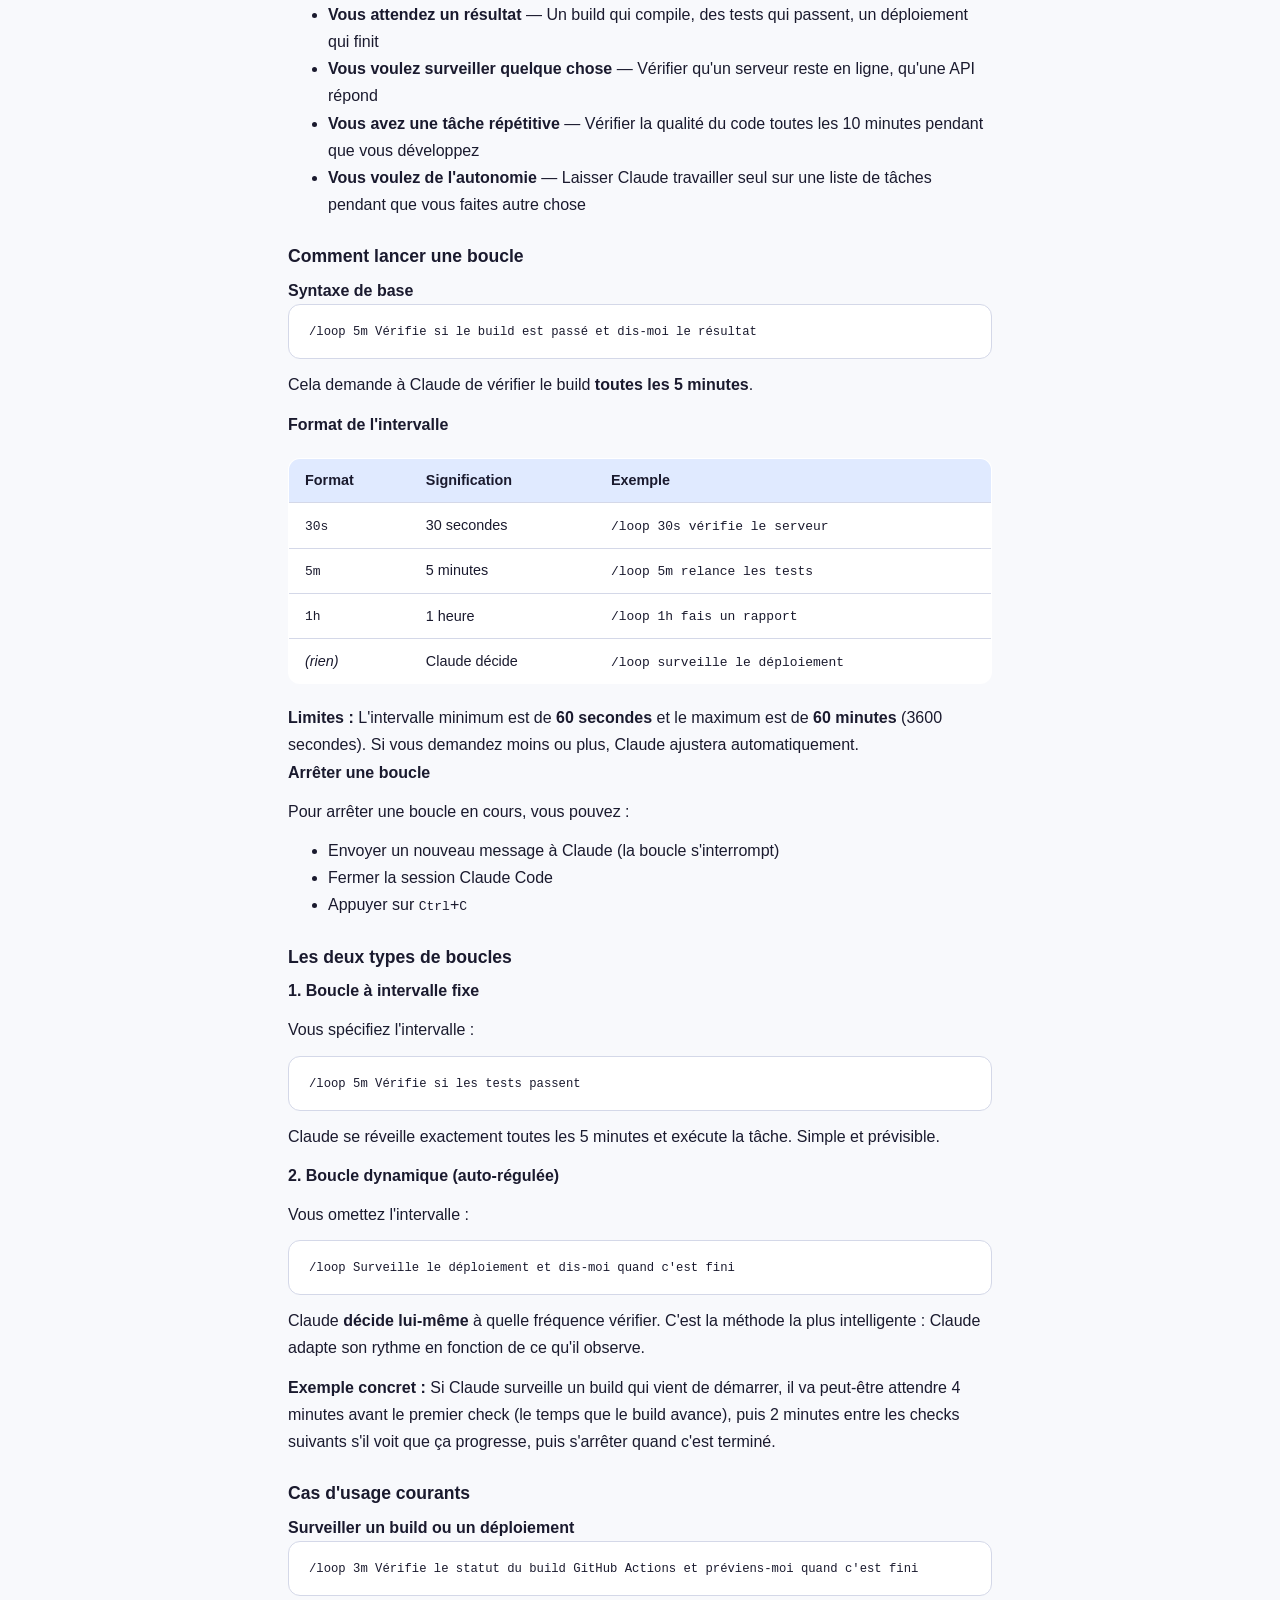
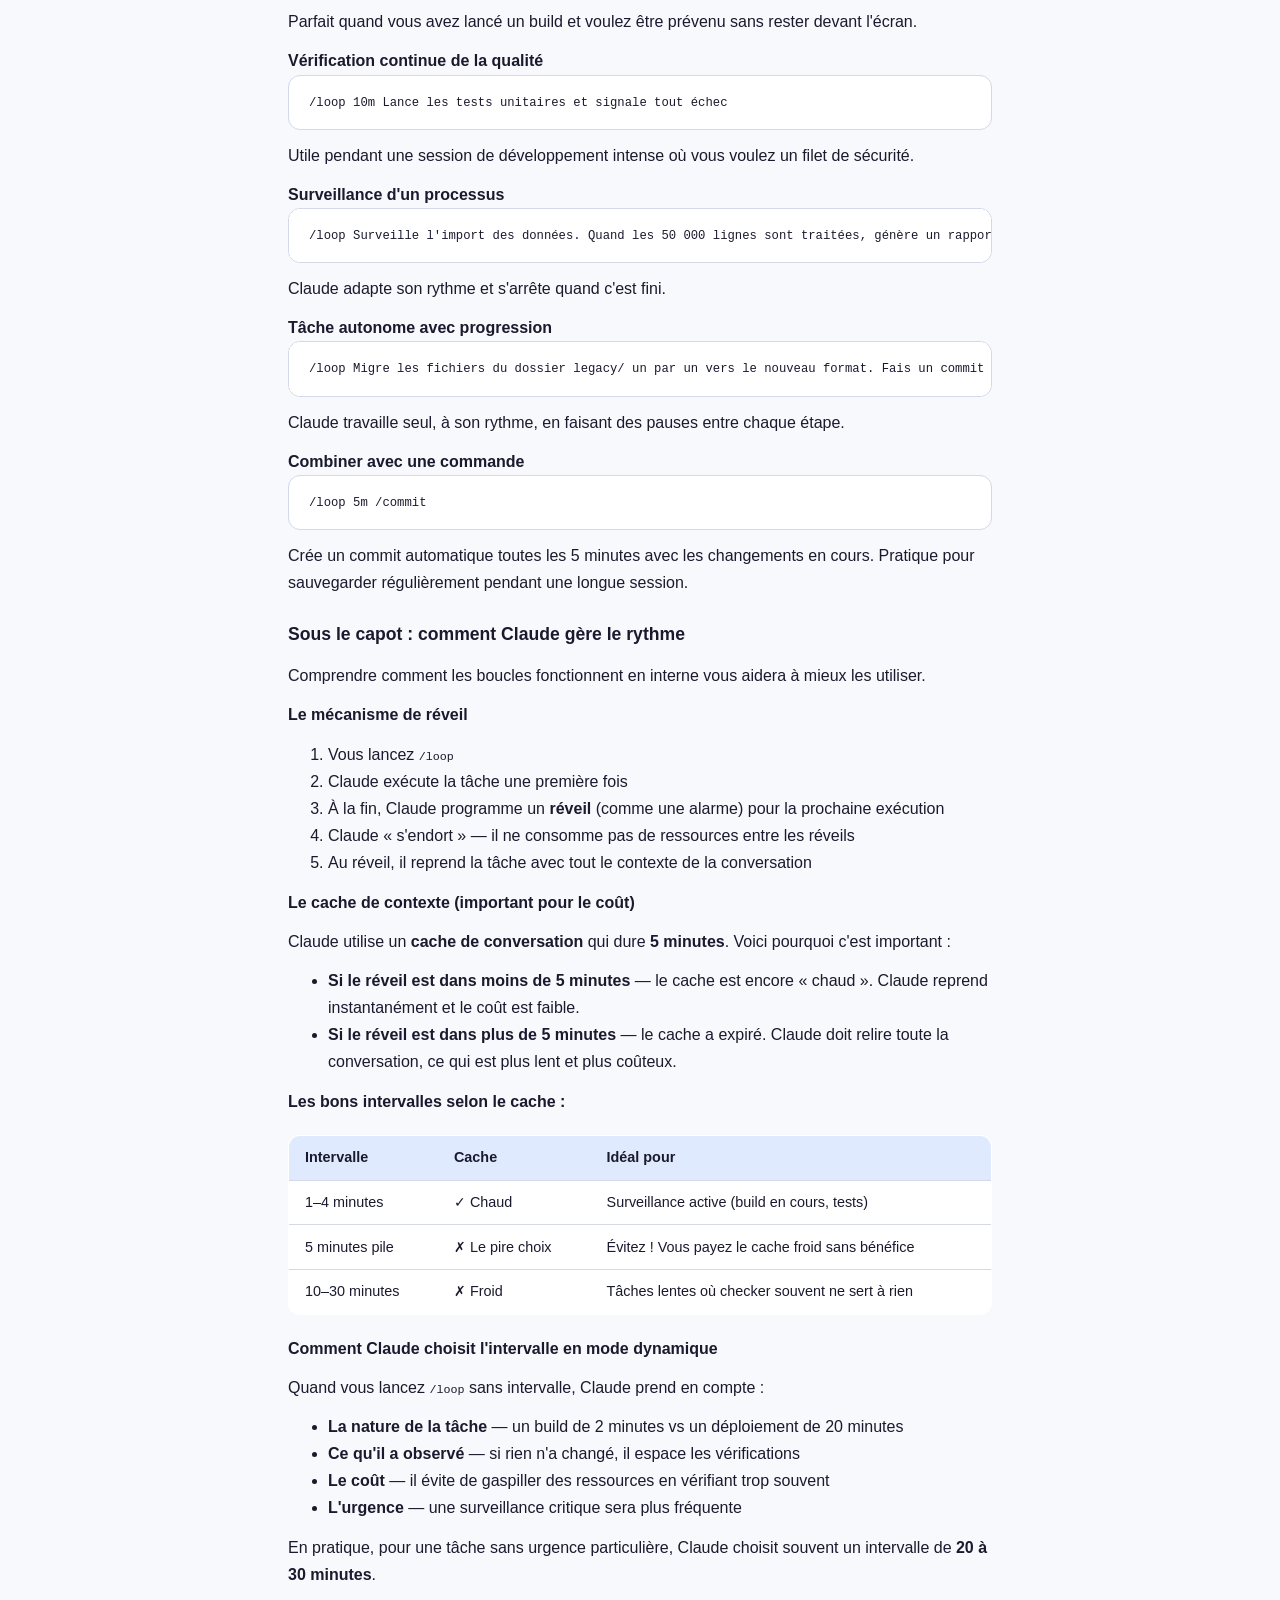
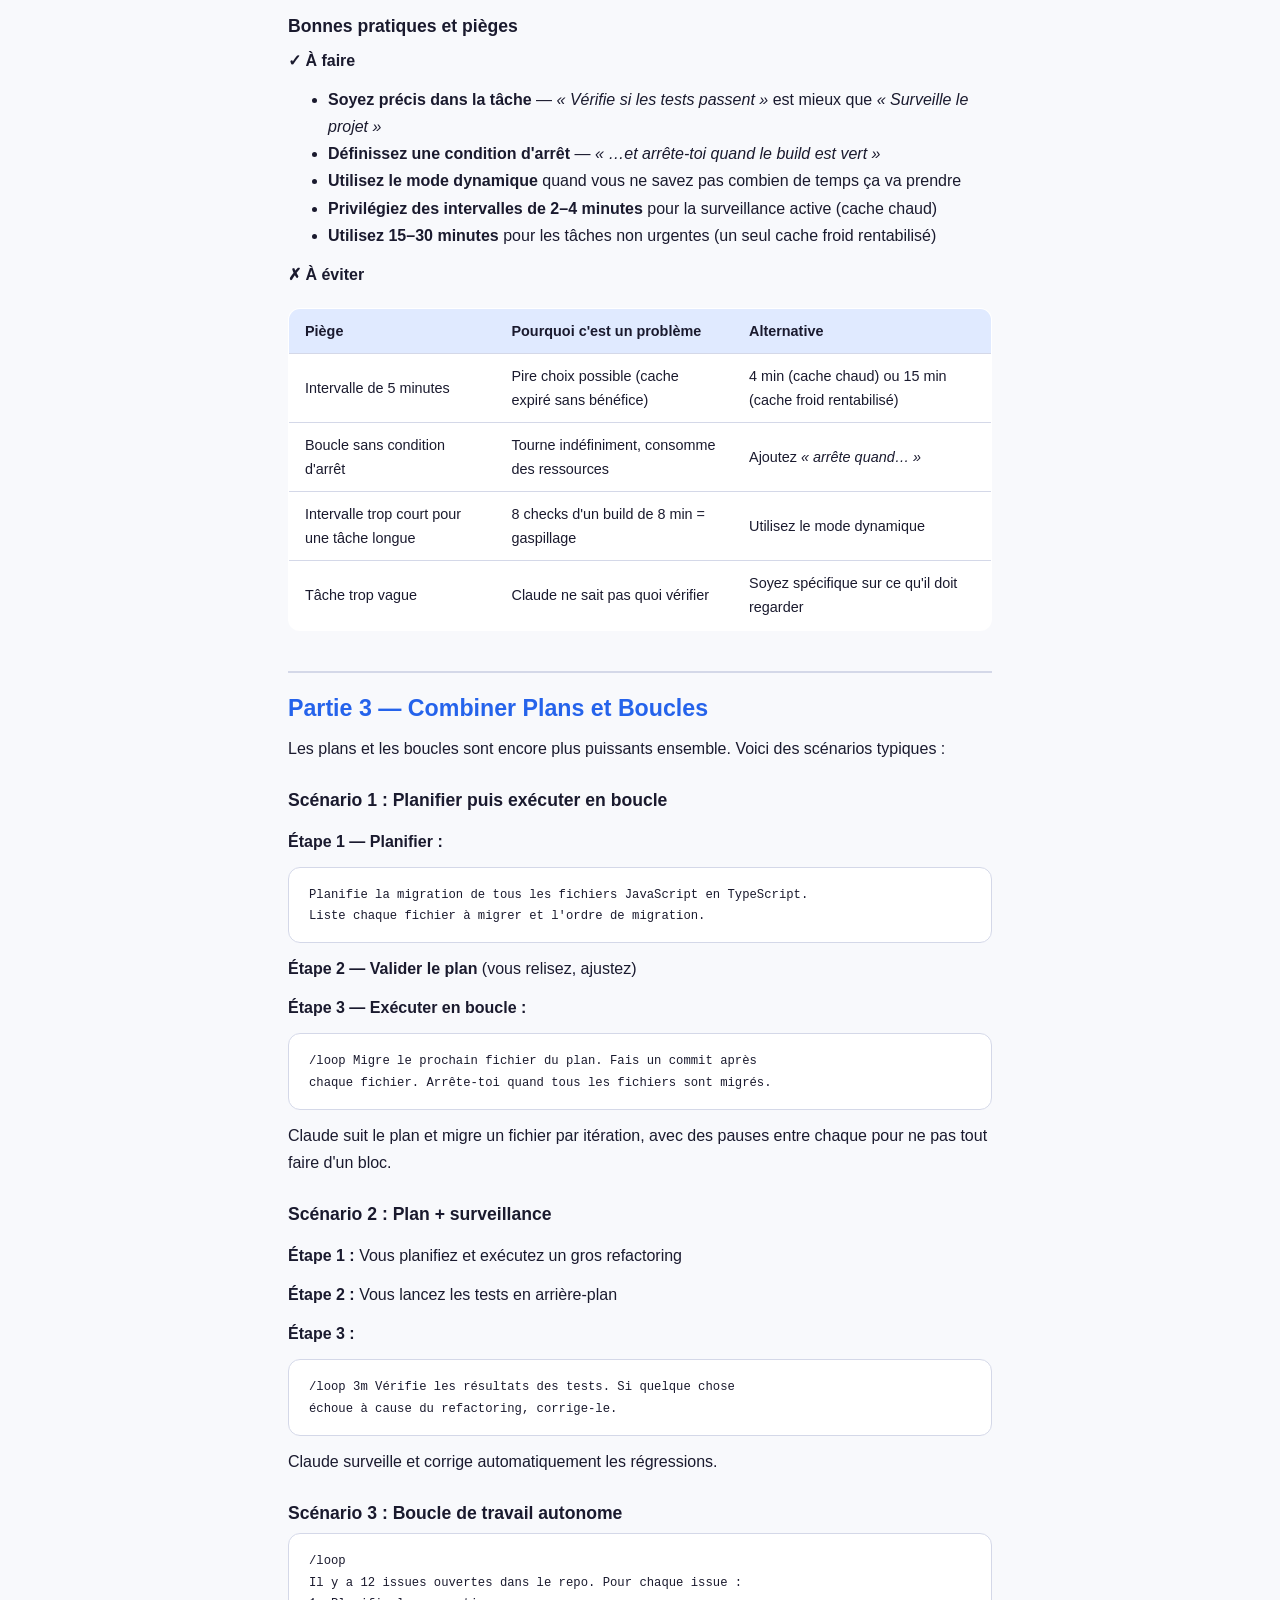
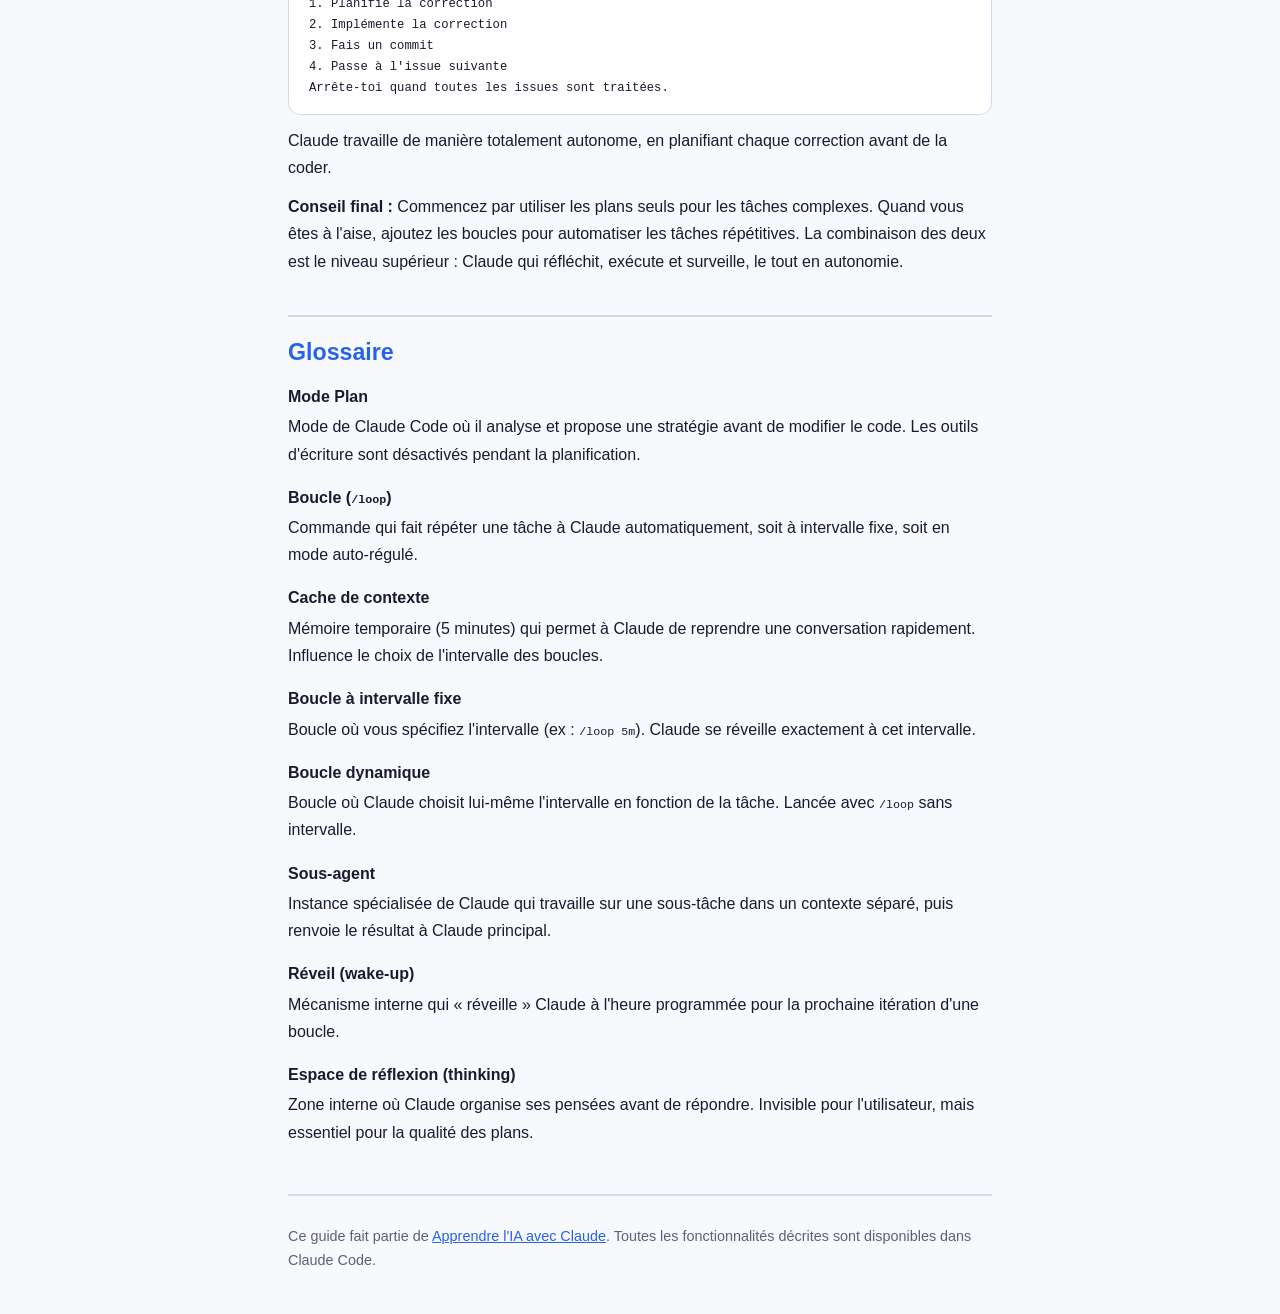
<file: plans-et-boucles.html>
<!DOCTYPE html>
<html lang="fr">
<head>
<meta charset="utf-8">
<meta name="viewport" content="width=device-width, initial-scale=1">
<title>Plans et Boucles dans Claude Code</title>
<link rel="stylesheet" href="style.css">
</head>
<body>
<nav class="site-nav" aria-label="Navigation du site">
<div class="nav-inner">
<span class="nav-title">Apprendre l'IA</span>
<button class="nav-toggle" aria-label="Menu" onclick="document.querySelector('.nav-links').classList.toggle('open')">&#9776;</button>
<div class="nav-links">
<a href="index.html">Guide pas à pas</a>
<a href="creer-plugin-skills.html">Créer un plugin de skills</a>
<a href="plans-et-boucles.html" class="active">Plans &amp; Boucles</a>
<a href="sous-agents-paralleles.html">Sous-agents parallèles</a>
</div>
</div>
</nav>

<header>
<h1>Plans et Boucles dans Claude Code</h1>
<p class="sous-titre">Faire réfléchir Claude avant d'agir, puis le faire tourner en continu.</p>
<p>Claude Code peut faire bien plus qu'exécuter une instruction à la fois. Deux fonctions puissantes vous permettent de passer à la vitesse supérieure&nbsp;: le <strong>mode Plan</strong> (demander à Claude de réfléchir avant de coder) et les <strong>Boucles</strong> (faire tourner une tâche en continu, automatiquement). Ce guide vous explique tout, du concept à la pratique.</p>
</header>

<nav class="sommaire" aria-label="Sommaire">
<h2>Sommaire</h2>
<ol>
<li><a href="#partie-1">Partie 1 — Le Mode Plan</a>
  <ol>
    <li><a href="#plan-cest-quoi">C'est quoi, le mode Plan&nbsp;?</a></li>
    <li><a href="#plan-pourquoi">Pourquoi planifier avant de coder&nbsp;?</a></li>
    <li><a href="#plan-comment">Comment utiliser le mode Plan</a></li>
    <li><a href="#plan-anatomie">Anatomie d'un plan</a></li>
    <li><a href="#plan-bonnes-pratiques">Bonnes pratiques</a></li>
    <li><a href="#plan-sous-le-capot">Sous le capot&nbsp;: comment ça marche</a></li>
    <li><a href="#plan-exemples">Exemples concrets</a></li>
  </ol>
</li>
<li><a href="#partie-2">Partie 2 — Les Boucles (<code>/loop</code>)</a>
  <ol>
    <li><a href="#loop-cest-quoi">C'est quoi, une boucle&nbsp;?</a></li>
    <li><a href="#loop-pourquoi">Pourquoi utiliser des boucles&nbsp;?</a></li>
    <li><a href="#loop-comment">Comment lancer une boucle</a></li>
    <li><a href="#loop-types">Les deux types de boucles</a></li>
    <li><a href="#loop-cas-usage">Cas d'usage courants</a></li>
    <li><a href="#loop-sous-le-capot">Sous le capot&nbsp;: comment Claude gère le rythme</a></li>
    <li><a href="#loop-bonnes-pratiques">Bonnes pratiques et pièges</a></li>
  </ol>
</li>
<li><a href="#partie-3">Partie 3 — Combiner Plans et Boucles</a></li>
<li><a href="#glossaire">Glossaire</a></li>
</ol>
</nav>

<!-- ═══════════════════════════════════════════════════ -->
<section id="partie-1">
<h2>Partie 1 — Le Mode Plan</h2>

<section id="plan-cest-quoi">
<h3>C'est quoi, le mode Plan&nbsp;?</h3>
<p>Imaginez que vous demandez à un artisan de rénover votre cuisine. Deux approches sont possibles&nbsp;:</p>
<ul>
<li><strong>Sans plan</strong>&nbsp;: il commence à casser les murs tout de suite. C'est rapide au début, mais il risque de se rendre compte à mi-chemin qu'il a oublié la plomberie.</li>
<li><strong>Avec plan</strong>&nbsp;: il fait d'abord un croquis, liste le matériel, identifie les étapes, et <em>ensuite</em> il commence les travaux.</li>
</ul>
<p>Le mode Plan de Claude Code, c'est exactement ça. Quand vous l'activez, Claude va&nbsp;:</p>
<ol>
<li><strong>Explorer</strong> votre code pour comprendre ce qui existe</li>
<li><strong>Analyser</strong> ce que vous demandez</li>
<li><strong>Proposer un plan</strong> détaillé (quels fichiers modifier, dans quel ordre, quelles précautions prendre)</li>
<li><strong>Attendre votre accord</strong> avant de toucher au code</li>
</ol>
<div class="encadre astuce">
<strong>En une phrase&nbsp;:</strong> le mode Plan sépare la réflexion de l'action. Claude pense d'abord, code ensuite.
</div>
</section>

<section id="plan-pourquoi">
<h3>Pourquoi planifier avant de coder&nbsp;?</h3>
<p>Sans planification, Claude a tendance à foncer tête baissée. Sur des tâches simples (corriger une faute de frappe, ajouter un bouton), ce n'est pas un problème. Mais dès que la tâche est plus complexe, planifier évite&nbsp;:</p>
<table>
<thead><tr><th>Problème sans plan</th><th>Solution avec plan</th></tr></thead>
<tbody>
<tr><td>Claude modifie le mauvais fichier</td><td>Le plan liste précisément les fichiers à toucher</td></tr>
<tr><td>Il casse une fonctionnalité existante</td><td>Le plan identifie les dépendances et les risques</td></tr>
<tr><td>Il oublie une étape importante</td><td>Le plan décompose la tâche en étapes séquentielles</td></tr>
<tr><td>Vous ne comprenez pas ce qu'il fait</td><td>Le plan vous donne une vision claire <em>avant</em> qu'il commence</td></tr>
<tr><td>Le résultat ne correspond pas à ce que vous vouliez</td><td>Vous pouvez corriger le plan avant qu'il ne code</td></tr>
</tbody>
</table>
<div class="encadre attention">
<strong>Règle d'or&nbsp;:</strong> Plus la tâche est complexe, plus le plan est utile. Pour une modification d'une ligne, pas besoin de plan. Pour restructurer un projet entier, c'est indispensable.
</div>
</section>

<section id="plan-comment">
<h3>Comment utiliser le mode Plan</h3>

<h4>Méthode 1&nbsp;: la commande <code>/plan</code></h4>
<p>Dans Claude Code, tapez simplement&nbsp;:</p>
<pre><code>/plan</code></pre>
<p>Claude entre en mode planification. Il ne va <strong>rien modifier</strong> — il va seulement lire, analyser et proposer. Vous pouvez aussi combiner avec votre demande&nbsp;:</p>
<pre><code>Peux-tu planifier comment ajouter un système de notifications à mon application&nbsp;?</code></pre>
<p>Claude comprendra qu'il doit d'abord réfléchir.</p>

<h4>Méthode 2&nbsp;: demander explicitement</h4>
<p>Vous pouvez aussi simplement demander en langage naturel&nbsp;:</p>
<pre><code>Avant de coder, fais-moi un plan détaillé pour cette fonctionnalité.</code></pre>
<pre><code>Ne touche à rien pour l'instant, dis-moi juste ce que tu ferais.</code></pre>

<h4>Étapes typiques d'une session avec plan</h4>
<ol>
<li>Vous décrivez ce que vous voulez</li>
<li>Claude explore le code existant (il lit les fichiers, cherche les patterns)</li>
<li>Claude vous présente un plan structuré</li>
<li>Vous relisez le plan, posez des questions, demandez des ajustements</li>
<li>Quand le plan vous convient, vous dites <code>OK, exécute le plan</code></li>
<li>Claude code en suivant le plan étape par étape</li>
</ol>
</section>

<section id="plan-anatomie">
<h3>Anatomie d'un plan</h3>
<p>Un bon plan de Claude contient généralement&nbsp;:</p>

<div class="encadre">
<strong>Exemple de plan type&nbsp;:</strong>
<pre><code>## Plan : Ajouter un mode sombre à l'application

### Contexte
L'application utilise actuellement un thème clair codé en dur
dans style.css. Les couleurs sont définies dans des variables
CSS dans :root.

### Étapes

1. **Définir les variables du mode sombre**
   - Fichier : style.css
   - Ajouter un bloc `[data-theme="dark"]` avec les couleurs inversées
   - Garder les mêmes noms de variables

2. **Ajouter un bouton de basculement**
   - Fichier : index.html
   - Placer un bouton dans la barre de navigation
   - Icône soleil/lune

3. **Écrire le JavaScript de basculement**
   - Fichier : script.js (nouveau fichier)
   - Lire la préférence sauvegardée dans localStorage
   - Basculer l'attribut data-theme sur &lt;html&gt;

4. **Respecter la préférence système**
   - Détecter prefers-color-scheme au chargement

### Risques identifiés
- Les SVG inline utilisent des couleurs en dur → les adapter
- Le tableau en étape 4 a un fond blanc fixe → le rendre dynamique

### Fichiers impactés
- style.css (modifié)
- index.html (modifié)
- script.js (créé)</code></pre>
</div>

<p>Remarquez que le plan identifie&nbsp;:</p>
<ul>
<li>Le <strong>contexte</strong> — ce qui existe déjà</li>
<li>Les <strong>étapes</strong> — dans l'ordre logique</li>
<li>Les <strong>fichiers</strong> — lesquels seront touchés et comment</li>
<li>Les <strong>risques</strong> — ce qui pourrait mal tourner</li>
</ul>
</section>

<section id="plan-bonnes-pratiques">
<h3>Bonnes pratiques</h3>

<h4>✓ À faire</h4>
<ul>
<li><strong>Donnez du contexte</strong> — Plus Claude comprend votre projet, meilleur sera le plan. Ex&nbsp;: <em>«&nbsp;C'est une app mobile pour des couples, on utilise Kotlin et Jetpack Compose&nbsp;»</em></li>
<li><strong>Relisez le plan attentivement</strong> — C'est le moment de corriger le tir, avant que du code soit écrit</li>
<li><strong>Posez des questions</strong> — Si une étape n'est pas claire, demandez des précisions</li>
<li><strong>Demandez des alternatives</strong> — <em>«&nbsp;Y a-t-il une autre approche&nbsp;?&nbsp;»</em></li>
<li><strong>Validez par morceaux</strong> — Sur un gros plan, demandez à Claude d'exécuter une étape à la fois</li>
</ul>

<h4>✗ À éviter</h4>
<ul>
<li><strong>Planifier des tâches triviales</strong> — Corriger une faute de frappe ne nécessite pas de plan</li>
<li><strong>Ignorer le plan</strong> — Si vous dites juste <em>«&nbsp;OK fais-le&nbsp;»</em> sans lire, vous perdez l'intérêt du mode Plan</li>
<li><strong>Changer d'avis en cours de route</strong> — Si vous voulez modifier le plan, mieux vaut le re-planifier plutôt que corriger à la volée</li>
</ul>
</section>

<section id="plan-sous-le-capot">
<h3>Sous le capot&nbsp;: comment ça marche</h3>
<p>Quand vous activez le mode Plan, voici ce qui se passe en coulisses&nbsp;:</p>

<ol>
<li><strong>Restriction des outils</strong> — Claude Code désactive temporairement les outils d'écriture (édition de fichiers, exécution de commandes). Claude ne peut que <em>lire</em> et <em>réfléchir</em>.</li>
<li><strong>Exploration du code</strong> — Claude utilise ses outils de recherche pour parcourir votre projet&nbsp;: il lit les fichiers, cherche des patterns, comprend la structure.</li>
<li><strong>Raisonnement structuré</strong> — Claude utilise son <em>espace de réflexion</em> (son «&nbsp;thinking&nbsp;» interne, invisible pour vous) pour organiser ses idées. Il évalue différentes approches et choisit la meilleure.</li>
<li><strong>Présentation du plan</strong> — Claude vous montre le résultat de sa réflexion sous forme de plan lisible.</li>
<li><strong>Exécution contrôlée</strong> — Quand vous validez, les outils d'écriture sont réactivés et Claude suit le plan point par point.</li>
</ol>

<div class="encadre astuce">
<strong>Le saviez-vous&nbsp;?</strong> Le plan lui-même est stocké dans la conversation. Claude peut s'y référer à tout moment pendant l'exécution. Si vous lui dites <em>«&nbsp;on en est où dans le plan&nbsp;?&nbsp;»</em>, il saura vous répondre.
</div>

<h4>Plans et agents spécialisés</h4>
<p>Claude Code peut aussi déléguer la planification à un <strong>agent spécialisé</strong> (un «&nbsp;sous-agent Plan&nbsp;»). Cet agent&nbsp;:</p>
<ul>
<li>A accès aux mêmes outils de lecture que Claude</li>
<li>Travaille dans un contexte séparé (il ne «&nbsp;pollue&nbsp;» pas la conversation principale)</li>
<li>Renvoie un plan structuré à Claude, qui vous le présente</li>
</ul>
<p>C'est utile pour les très gros projets où l'exploration prend beaucoup de place dans la conversation.</p>
</section>

<section id="plan-exemples">
<h3>Exemples concrets</h3>

<h4>Exemple 1&nbsp;: Ajouter une fonctionnalité</h4>
<div class="encadre">
<p><strong>Vous&nbsp;:</strong></p>
<pre><code>Je veux ajouter un système de favoris à mon application.
Les utilisateurs doivent pouvoir mettre en favori des articles
et les retrouver dans un onglet dédié.
Planifie-moi ça avant de coder.</code></pre>
<p><strong>Claude va&nbsp;:</strong> explorer votre base de données, vos modèles, vos écrans existants, puis proposer un plan couvrant le modèle de données, l'API, l'interface utilisateur et les tests.</p>
</div>

<h4>Exemple 2&nbsp;: Refactoring</h4>
<div class="encadre">
<p><strong>Vous&nbsp;:</strong></p>
<pre><code>/plan
Mon fichier utils.js fait 800 lignes. Propose-moi un
découpage en modules plus petits sans rien casser.</code></pre>
<p><strong>Claude va&nbsp;:</strong> analyser les imports/exports, identifier les groupes de fonctions liées, vérifier qui appelle quoi, et proposer un découpage avec le détail des déplacements de fonctions.</p>
</div>

<h4>Exemple 3&nbsp;: Corriger un bug complexe</h4>
<div class="encadre">
<p><strong>Vous&nbsp;:</strong></p>
<pre><code>L'app crash quand un utilisateur n'a pas de photo de profil.
Avant de toucher au code, analyse le problème et dis-moi
d'où ça vient et comment tu corrigerais.</code></pre>
<p><strong>Claude va&nbsp;:</strong> chercher les endroits où la photo de profil est utilisée, identifier les accès non protégés (null checks manquants), et proposer un plan de correction fichier par fichier.</p>
</div>
</section>
</section>

<!-- ═══════════════════════════════════════════════════ -->
<section id="partie-2">
<h2>Partie 2 — Les Boucles (<code>/loop</code>)</h2>

<section id="loop-cest-quoi">
<h3>C'est quoi, une boucle&nbsp;?</h3>
<p>Une boucle, c'est demander à Claude de <strong>répéter une tâche automatiquement</strong>, à intervalle régulier ou en se régulant lui-même.</p>
<p>Pensez à un gardien de nuit qui fait sa ronde toutes les heures&nbsp;: il vérifie les portes, note les problèmes, et recommence. La commande <code>/loop</code> transforme Claude en ce gardien pour votre code.</p>

<div class="encadre astuce">
<strong>En une phrase&nbsp;:</strong> <code>/loop</code> fait tourner Claude en continu sur une tâche, sans que vous ayez à relancer la demande à chaque fois.
</div>
</section>

<section id="loop-pourquoi">
<h3>Pourquoi utiliser des boucles&nbsp;?</h3>
<p>Les boucles sont utiles quand&nbsp;:</p>
<ul>
<li><strong>Vous attendez un résultat</strong> — Un build qui compile, des tests qui passent, un déploiement qui finit</li>
<li><strong>Vous voulez surveiller quelque chose</strong> — Vérifier qu'un serveur reste en ligne, qu'une API répond</li>
<li><strong>Vous avez une tâche répétitive</strong> — Vérifier la qualité du code toutes les 10 minutes pendant que vous développez</li>
<li><strong>Vous voulez de l'autonomie</strong> — Laisser Claude travailler seul sur une liste de tâches pendant que vous faites autre chose</li>
</ul>
</section>

<section id="loop-comment">
<h3>Comment lancer une boucle</h3>

<h4>Syntaxe de base</h4>
<pre><code>/loop 5m Vérifie si le build est passé et dis-moi le résultat</code></pre>
<p>Cela demande à Claude de vérifier le build <strong>toutes les 5 minutes</strong>.</p>

<h4>Format de l'intervalle</h4>
<table>
<thead><tr><th>Format</th><th>Signification</th><th>Exemple</th></tr></thead>
<tbody>
<tr><td><code>30s</code></td><td>30 secondes</td><td><code>/loop 30s vérifie le serveur</code></td></tr>
<tr><td><code>5m</code></td><td>5 minutes</td><td><code>/loop 5m relance les tests</code></td></tr>
<tr><td><code>1h</code></td><td>1 heure</td><td><code>/loop 1h fais un rapport</code></td></tr>
<tr><td><em>(rien)</em></td><td>Claude décide</td><td><code>/loop surveille le déploiement</code></td></tr>
</tbody>
</table>

<div class="encadre attention">
<strong>Limites&nbsp;:</strong> L'intervalle minimum est de <strong>60 secondes</strong> et le maximum est de <strong>60 minutes</strong> (3600 secondes). Si vous demandez moins ou plus, Claude ajustera automatiquement.
</div>

<h4>Arrêter une boucle</h4>
<p>Pour arrêter une boucle en cours, vous pouvez&nbsp;:</p>
<ul>
<li>Envoyer un nouveau message à Claude (la boucle s'interrompt)</li>
<li>Fermer la session Claude Code</li>
<li>Appuyer sur <kbd>Ctrl</kbd>+<kbd>C</kbd></li>
</ul>
</section>

<section id="loop-types">
<h3>Les deux types de boucles</h3>

<h4>1. Boucle à intervalle fixe</h4>
<p>Vous spécifiez l'intervalle&nbsp;:</p>
<pre><code>/loop 5m Vérifie si les tests passent</code></pre>
<p>Claude se réveille exactement toutes les 5 minutes et exécute la tâche. Simple et prévisible.</p>

<h4>2. Boucle dynamique (auto-régulée)</h4>
<p>Vous omettez l'intervalle&nbsp;:</p>
<pre><code>/loop Surveille le déploiement et dis-moi quand c'est fini</code></pre>
<p>Claude <strong>décide lui-même</strong> à quelle fréquence vérifier. C'est la méthode la plus intelligente&nbsp;: Claude adapte son rythme en fonction de ce qu'il observe.</p>

<div class="encadre astuce">
<strong>Exemple concret&nbsp;:</strong> Si Claude surveille un build qui vient de démarrer, il va peut-être attendre 4 minutes avant le premier check (le temps que le build avance), puis 2 minutes entre les checks suivants s'il voit que ça progresse, puis s'arrêter quand c'est terminé.
</div>
</section>

<section id="loop-cas-usage">
<h3>Cas d'usage courants</h3>

<h4>Surveiller un build ou un déploiement</h4>
<pre><code>/loop 3m Vérifie le statut du build GitHub Actions et préviens-moi quand c'est fini</code></pre>
<p>Parfait quand vous avez lancé un build et voulez être prévenu sans rester devant l'écran.</p>

<h4>Vérification continue de la qualité</h4>
<pre><code>/loop 10m Lance les tests unitaires et signale tout échec</code></pre>
<p>Utile pendant une session de développement intense où vous voulez un filet de sécurité.</p>

<h4>Surveillance d'un processus</h4>
<pre><code>/loop Surveille l'import des données. Quand les 50 000 lignes sont traitées, génère un rapport.</code></pre>
<p>Claude adapte son rythme et s'arrête quand c'est fini.</p>

<h4>Tâche autonome avec progression</h4>
<pre><code>/loop Migre les fichiers du dossier legacy/ un par un vers le nouveau format. Fais un commit après chaque fichier.</code></pre>
<p>Claude travaille seul, à son rythme, en faisant des pauses entre chaque étape.</p>

<h4>Combiner avec une commande</h4>
<pre><code>/loop 5m /commit</code></pre>
<p>Crée un commit automatique toutes les 5 minutes avec les changements en cours. Pratique pour sauvegarder régulièrement pendant une longue session.</p>
</section>

<section id="loop-sous-le-capot">
<h3>Sous le capot&nbsp;: comment Claude gère le rythme</h3>
<p>Comprendre comment les boucles fonctionnent en interne vous aidera à mieux les utiliser.</p>

<h4>Le mécanisme de réveil</h4>
<ol>
<li>Vous lancez <code>/loop</code></li>
<li>Claude exécute la tâche une première fois</li>
<li>À la fin, Claude programme un <strong>réveil</strong> (comme une alarme) pour la prochaine exécution</li>
<li>Claude «&nbsp;s'endort&nbsp;» — il ne consomme pas de ressources entre les réveils</li>
<li>Au réveil, il reprend la tâche avec tout le contexte de la conversation</li>
</ol>

<h4>Le cache de contexte (important pour le coût)</h4>
<p>Claude utilise un <strong>cache de conversation</strong> qui dure <strong>5 minutes</strong>. Voici pourquoi c'est important&nbsp;:</p>
<ul>
<li><strong>Si le réveil est dans moins de 5 minutes</strong> — le cache est encore «&nbsp;chaud&nbsp;». Claude reprend instantanément et le coût est faible.</li>
<li><strong>Si le réveil est dans plus de 5 minutes</strong> — le cache a expiré. Claude doit relire toute la conversation, ce qui est plus lent et plus coûteux.</li>
</ul>

<div class="encadre">
<strong>Les bons intervalles selon le cache&nbsp;:</strong>
<table>
<thead><tr><th>Intervalle</th><th>Cache</th><th>Idéal pour</th></tr></thead>
<tbody>
<tr><td>1–4 minutes</td><td>✓ Chaud</td><td>Surveillance active (build en cours, tests)</td></tr>
<tr><td>5 minutes pile</td><td>✗ Le pire choix</td><td>Évitez&nbsp;! Vous payez le cache froid sans bénéfice</td></tr>
<tr><td>10–30 minutes</td><td>✗ Froid</td><td>Tâches lentes où checker souvent ne sert à rien</td></tr>
</tbody>
</table>
</div>

<h4>Comment Claude choisit l'intervalle en mode dynamique</h4>
<p>Quand vous lancez <code>/loop</code> sans intervalle, Claude prend en compte&nbsp;:</p>
<ul>
<li><strong>La nature de la tâche</strong> — un build de 2 minutes vs un déploiement de 20 minutes</li>
<li><strong>Ce qu'il a observé</strong> — si rien n'a changé, il espace les vérifications</li>
<li><strong>Le coût</strong> — il évite de gaspiller des ressources en vérifiant trop souvent</li>
<li><strong>L'urgence</strong> — une surveillance critique sera plus fréquente</li>
</ul>
<p>En pratique, pour une tâche sans urgence particulière, Claude choisit souvent un intervalle de <strong>20 à 30 minutes</strong>.</p>
</section>

<section id="loop-bonnes-pratiques">
<h3>Bonnes pratiques et pièges</h3>

<h4>✓ À faire</h4>
<ul>
<li><strong>Soyez précis dans la tâche</strong> — <em>«&nbsp;Vérifie si les tests passent&nbsp;»</em> est mieux que <em>«&nbsp;Surveille le projet&nbsp;»</em></li>
<li><strong>Définissez une condition d'arrêt</strong> — <em>«&nbsp;…et arrête-toi quand le build est vert&nbsp;»</em></li>
<li><strong>Utilisez le mode dynamique</strong> quand vous ne savez pas combien de temps ça va prendre</li>
<li><strong>Privilégiez des intervalles de 2–4 minutes</strong> pour la surveillance active (cache chaud)</li>
<li><strong>Utilisez 15–30 minutes</strong> pour les tâches non urgentes (un seul cache froid rentabilisé)</li>
</ul>

<h4>✗ À éviter</h4>
<table>
<thead><tr><th>Piège</th><th>Pourquoi c'est un problème</th><th>Alternative</th></tr></thead>
<tbody>
<tr><td>Intervalle de 5 minutes</td><td>Pire choix possible (cache expiré sans bénéfice)</td><td>4 min (cache chaud) ou 15 min (cache froid rentabilisé)</td></tr>
<tr><td>Boucle sans condition d'arrêt</td><td>Tourne indéfiniment, consomme des ressources</td><td>Ajoutez <em>«&nbsp;arrête quand…&nbsp;»</em></td></tr>
<tr><td>Intervalle trop court pour une tâche longue</td><td>8 checks d'un build de 8 min = gaspillage</td><td>Utilisez le mode dynamique</td></tr>
<tr><td>Tâche trop vague</td><td>Claude ne sait pas quoi vérifier</td><td>Soyez spécifique sur ce qu'il doit regarder</td></tr>
</tbody>
</table>
</section>
</section>

<!-- ═══════════════════════════════════════════════════ -->
<section id="partie-3">
<h2>Partie 3 — Combiner Plans et Boucles</h2>
<p>Les plans et les boucles sont encore plus puissants ensemble. Voici des scénarios typiques&nbsp;:</p>

<h3>Scénario 1&nbsp;: Planifier puis exécuter en boucle</h3>
<div class="encadre">
<p><strong>Étape 1 — Planifier&nbsp;:</strong></p>
<pre><code>Planifie la migration de tous les fichiers JavaScript en TypeScript.
Liste chaque fichier à migrer et l'ordre de migration.</code></pre>
<p><strong>Étape 2 — Valider le plan</strong> (vous relisez, ajustez)</p>
<p><strong>Étape 3 — Exécuter en boucle&nbsp;:</strong></p>
<pre><code>/loop Migre le prochain fichier du plan. Fais un commit après
chaque fichier. Arrête-toi quand tous les fichiers sont migrés.</code></pre>
<p>Claude suit le plan et migre un fichier par itération, avec des pauses entre chaque pour ne pas tout faire d'un bloc.</p>
</div>

<h3>Scénario 2&nbsp;: Plan + surveillance</h3>
<div class="encadre">
<p><strong>Étape 1&nbsp;:</strong> Vous planifiez et exécutez un gros refactoring</p>
<p><strong>Étape 2&nbsp;:</strong> Vous lancez les tests en arrière-plan</p>
<p><strong>Étape 3&nbsp;:</strong></p>
<pre><code>/loop 3m Vérifie les résultats des tests. Si quelque chose
échoue à cause du refactoring, corrige-le.</code></pre>
<p>Claude surveille et corrige automatiquement les régressions.</p>
</div>

<h3>Scénario 3&nbsp;: Boucle de travail autonome</h3>
<div class="encadre">
<pre><code>/loop
Il y a 12 issues ouvertes dans le repo. Pour chaque issue :
1. Planifie la correction
2. Implémente la correction
3. Fais un commit
4. Passe à l'issue suivante
Arrête-toi quand toutes les issues sont traitées.</code></pre>
<p>Claude travaille de manière totalement autonome, en planifiant chaque correction avant de la coder.</p>
</div>

<div class="encadre astuce">
<strong>Conseil final&nbsp;:</strong> Commencez par utiliser les plans seuls pour les tâches complexes. Quand vous êtes à l'aise, ajoutez les boucles pour automatiser les tâches répétitives. La combinaison des deux est le niveau supérieur&nbsp;: Claude qui réfléchit, exécute et surveille, le tout en autonomie.
</div>
</section>

<!-- ═══════════════════════════════════════════════════ -->
<section id="glossaire">
<h2>Glossaire</h2>
<dl>
<dt id="gl-plan">Mode Plan</dt>
<dd>Mode de Claude Code où il analyse et propose une stratégie avant de modifier le code. Les outils d'écriture sont désactivés pendant la planification.</dd>

<dt id="gl-loop">Boucle (<code>/loop</code>)</dt>
<dd>Commande qui fait répéter une tâche à Claude automatiquement, soit à intervalle fixe, soit en mode auto-régulé.</dd>

<dt id="gl-cache">Cache de contexte</dt>
<dd>Mémoire temporaire (5 minutes) qui permet à Claude de reprendre une conversation rapidement. Influence le choix de l'intervalle des boucles.</dd>

<dt id="gl-intervalle-fixe">Boucle à intervalle fixe</dt>
<dd>Boucle où vous spécifiez l'intervalle (ex&nbsp;: <code>/loop 5m</code>). Claude se réveille exactement à cet intervalle.</dd>

<dt id="gl-intervalle-dynamique">Boucle dynamique</dt>
<dd>Boucle où Claude choisit lui-même l'intervalle en fonction de la tâche. Lancée avec <code>/loop</code> sans intervalle.</dd>

<dt id="gl-sous-agent">Sous-agent</dt>
<dd>Instance spécialisée de Claude qui travaille sur une sous-tâche dans un contexte séparé, puis renvoie le résultat à Claude principal.</dd>

<dt id="gl-reveil">Réveil (wake-up)</dt>
<dd>Mécanisme interne qui «&nbsp;réveille&nbsp;» Claude à l'heure programmée pour la prochaine itération d'une boucle.</dd>

<dt id="gl-thinking">Espace de réflexion (thinking)</dt>
<dd>Zone interne où Claude organise ses pensées avant de répondre. Invisible pour l'utilisateur, mais essentiel pour la qualité des plans.</dd>
</dl>
</section>

<footer>
<p>Ce guide fait partie de <a href="index.html">Apprendre l'IA avec Claude</a>. Toutes les fonctionnalités décrites sont disponibles dans Claude Code.</p>
</footer>
</body>
</html>
</file>
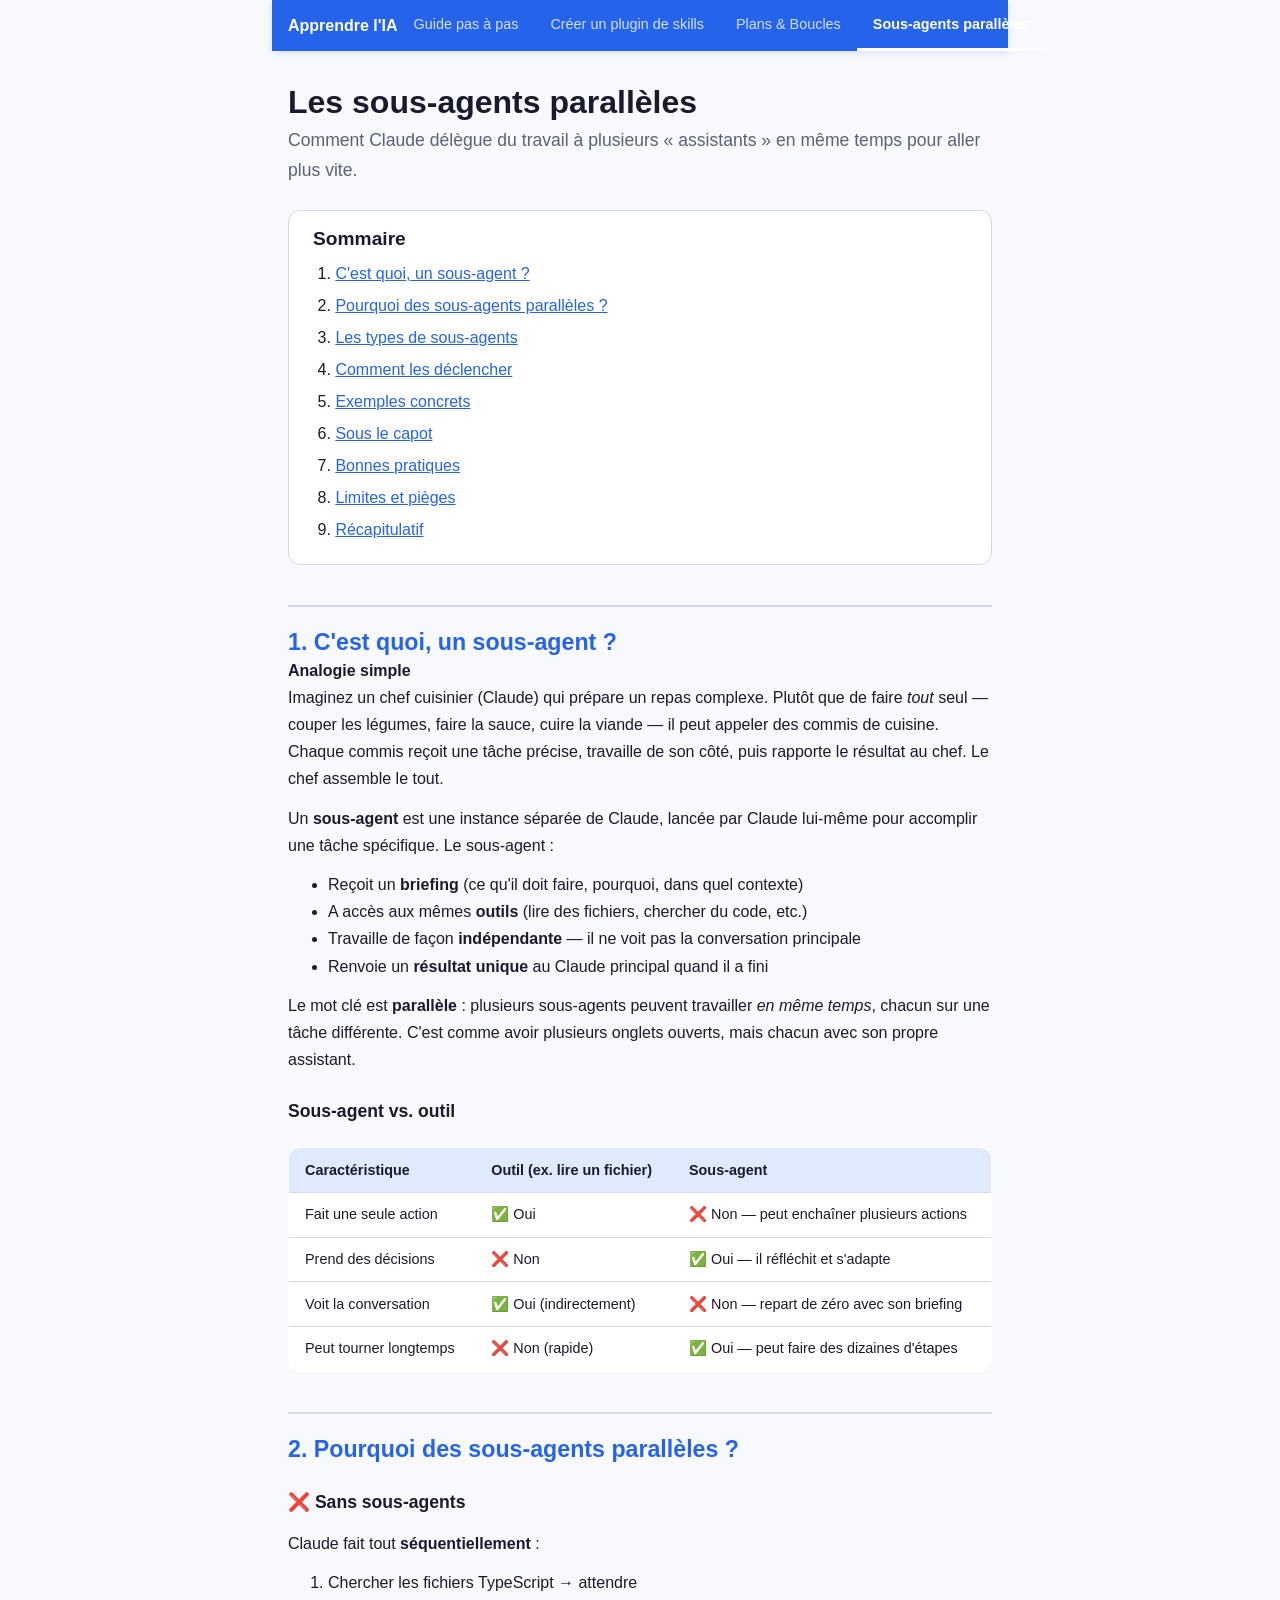
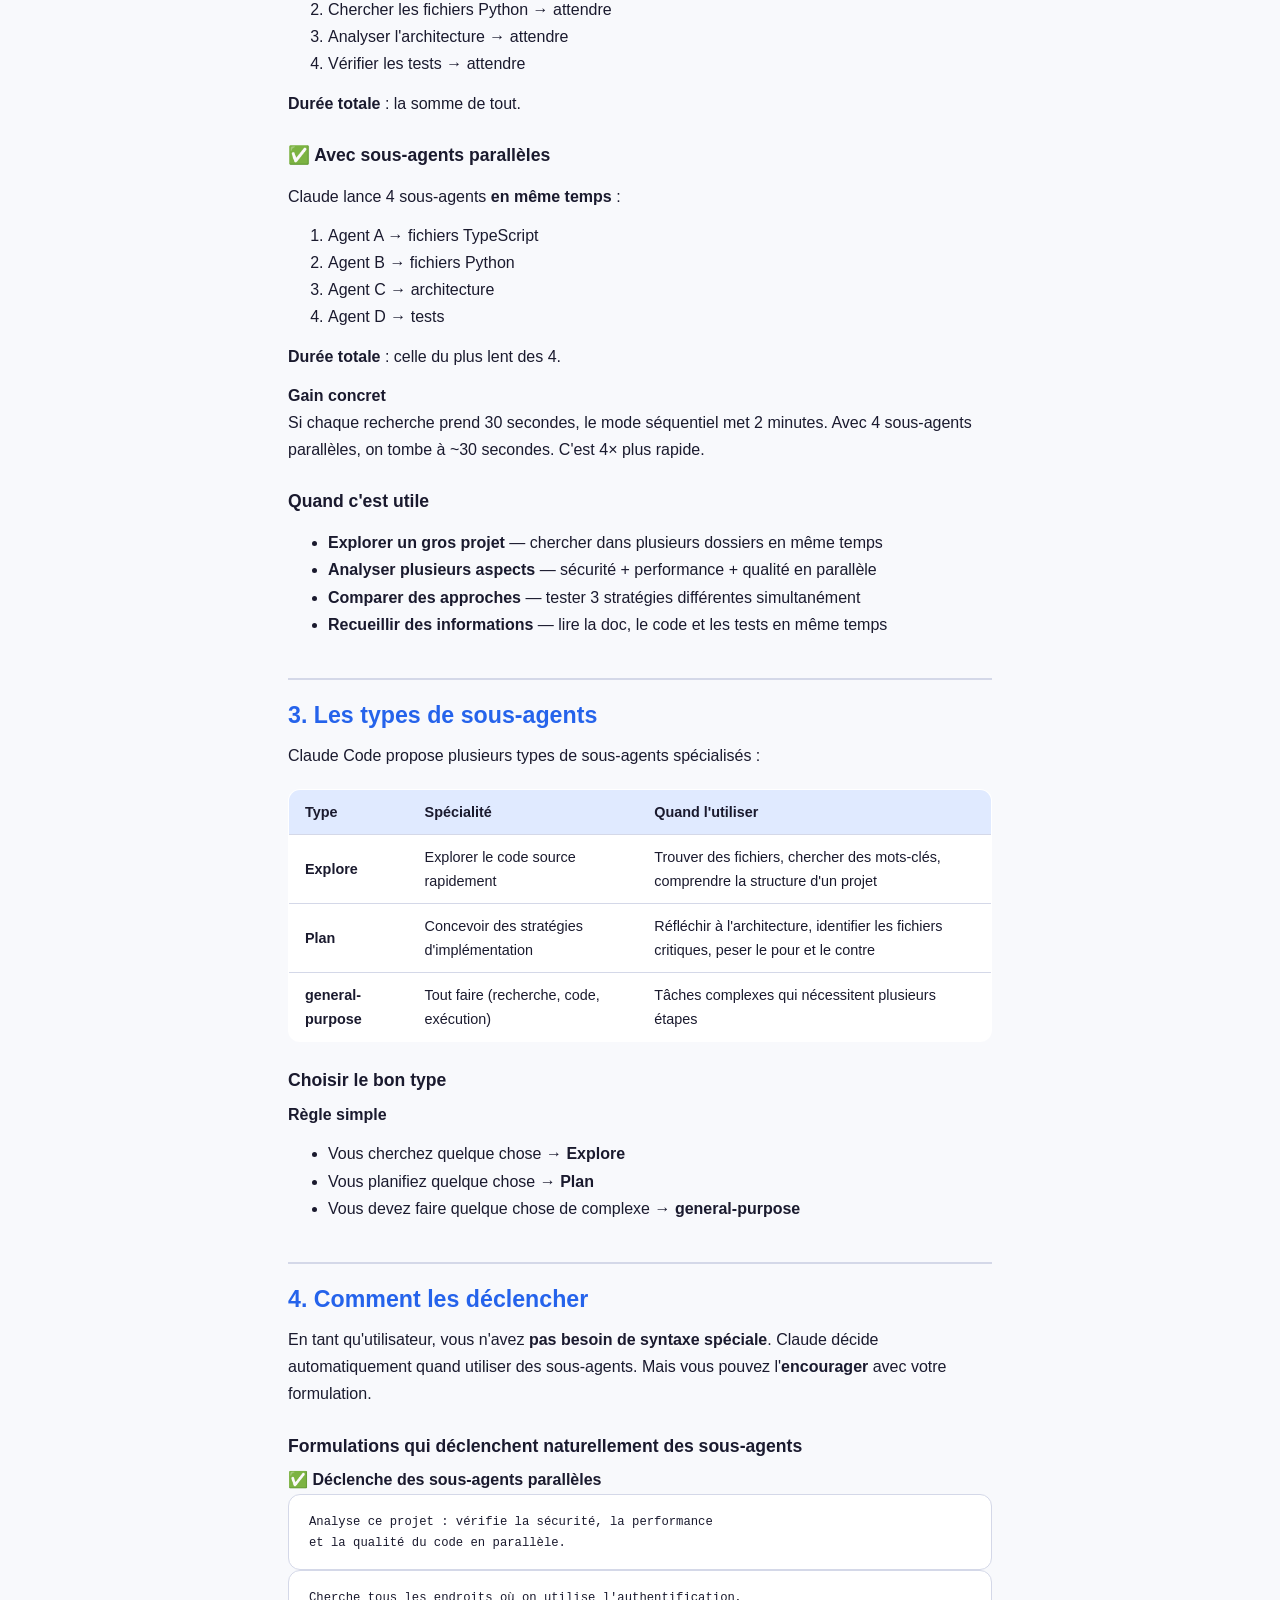
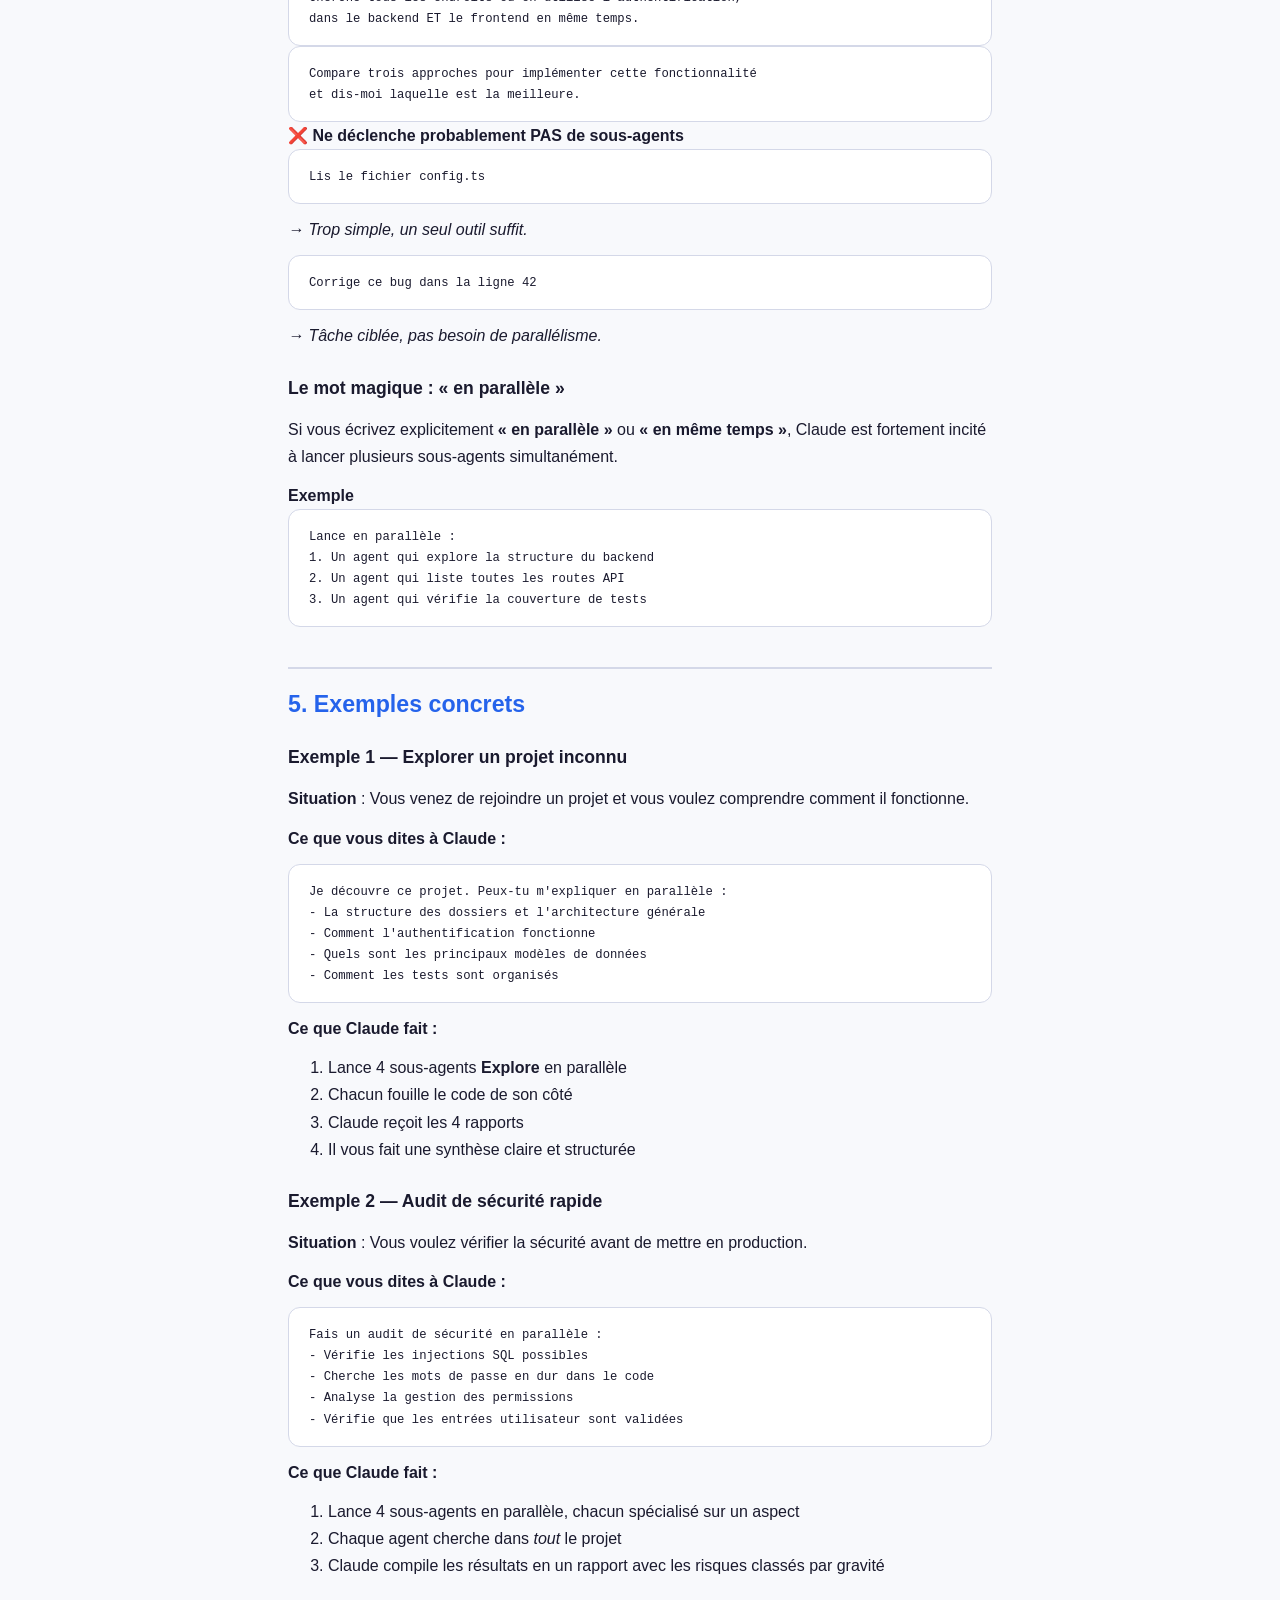
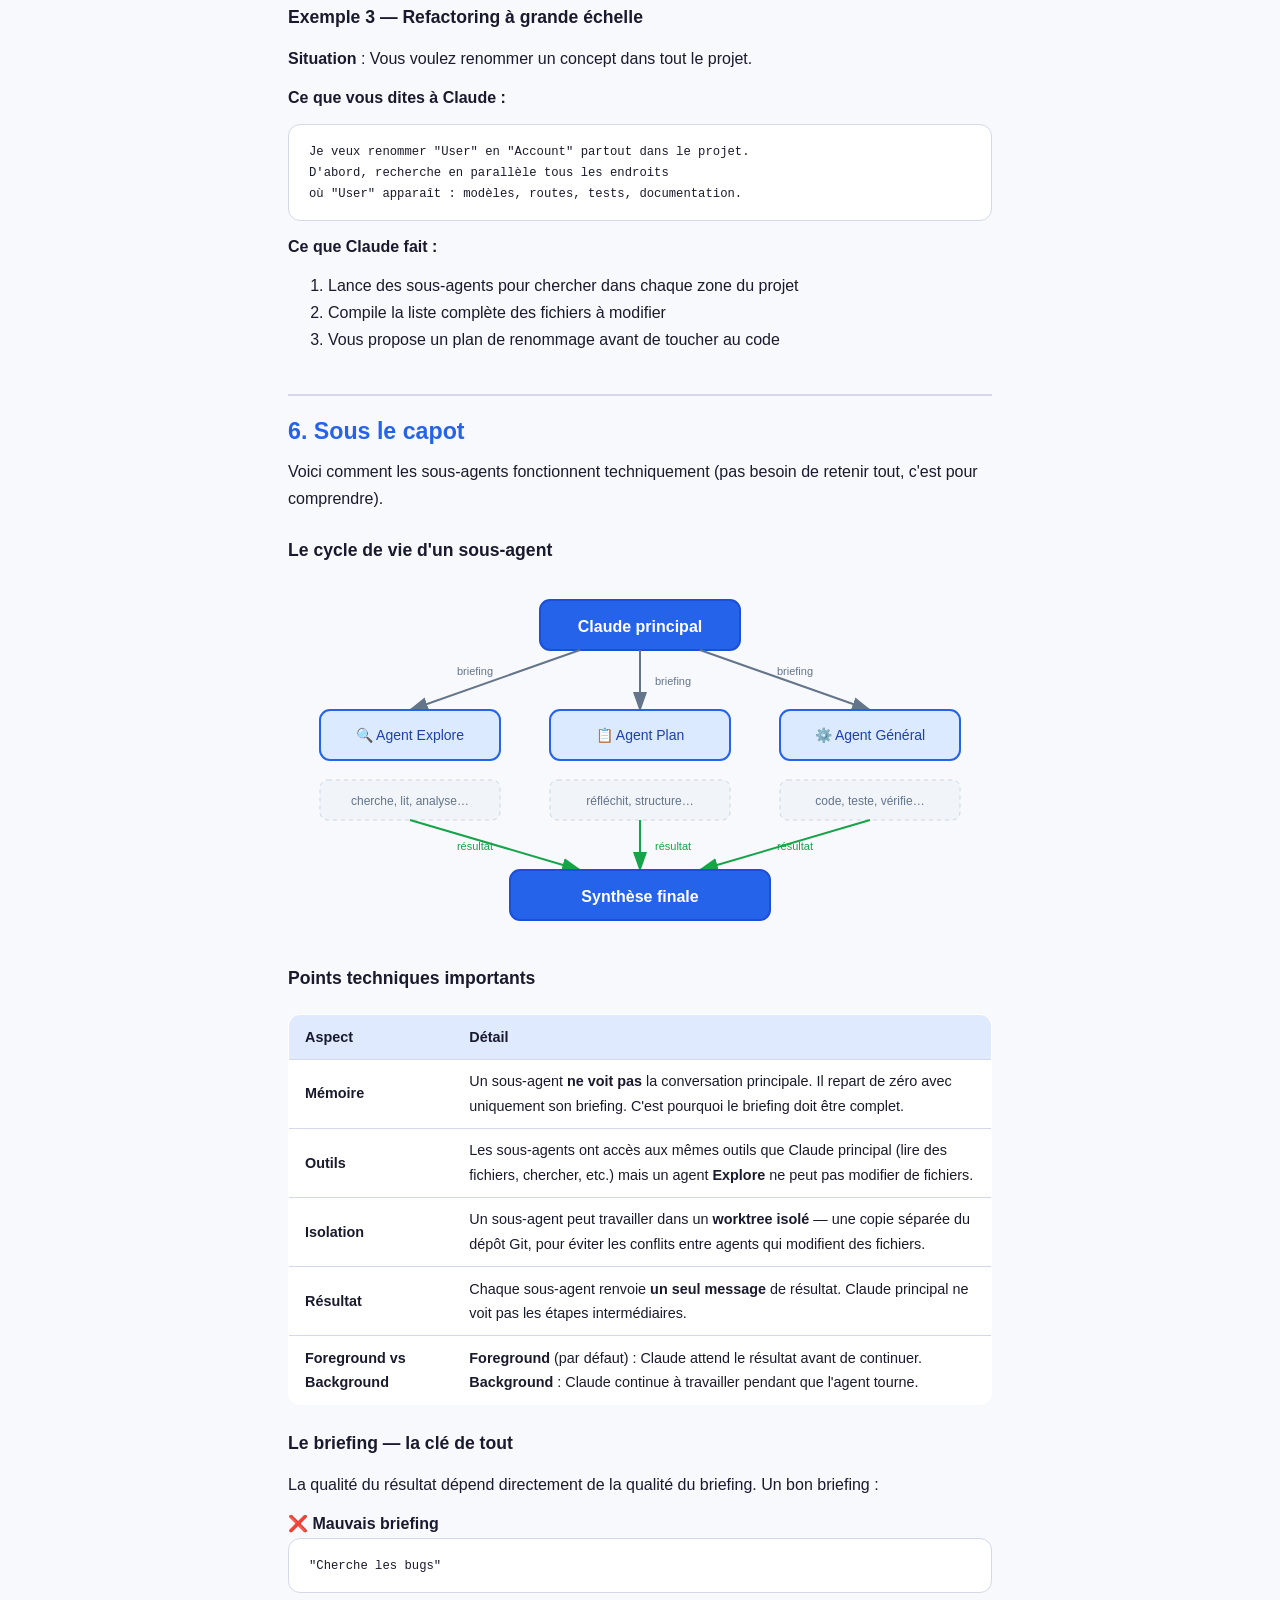
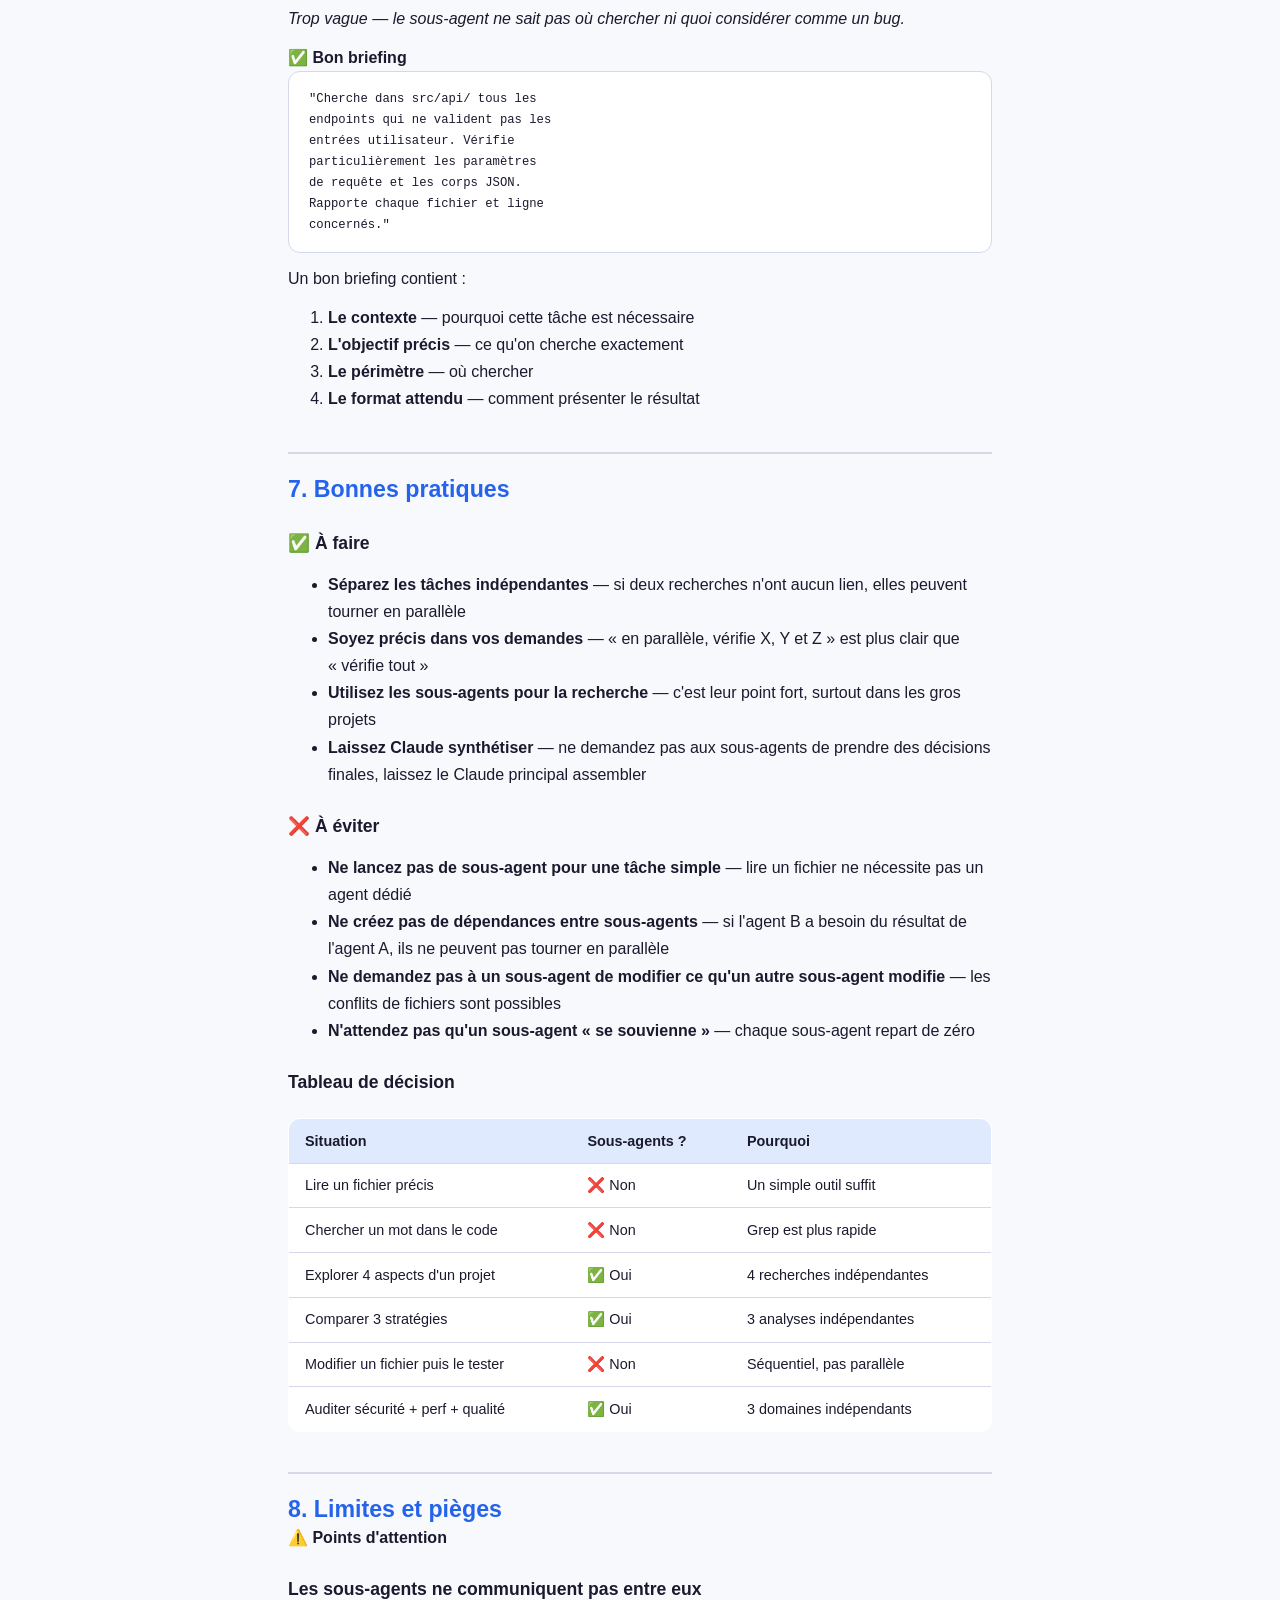
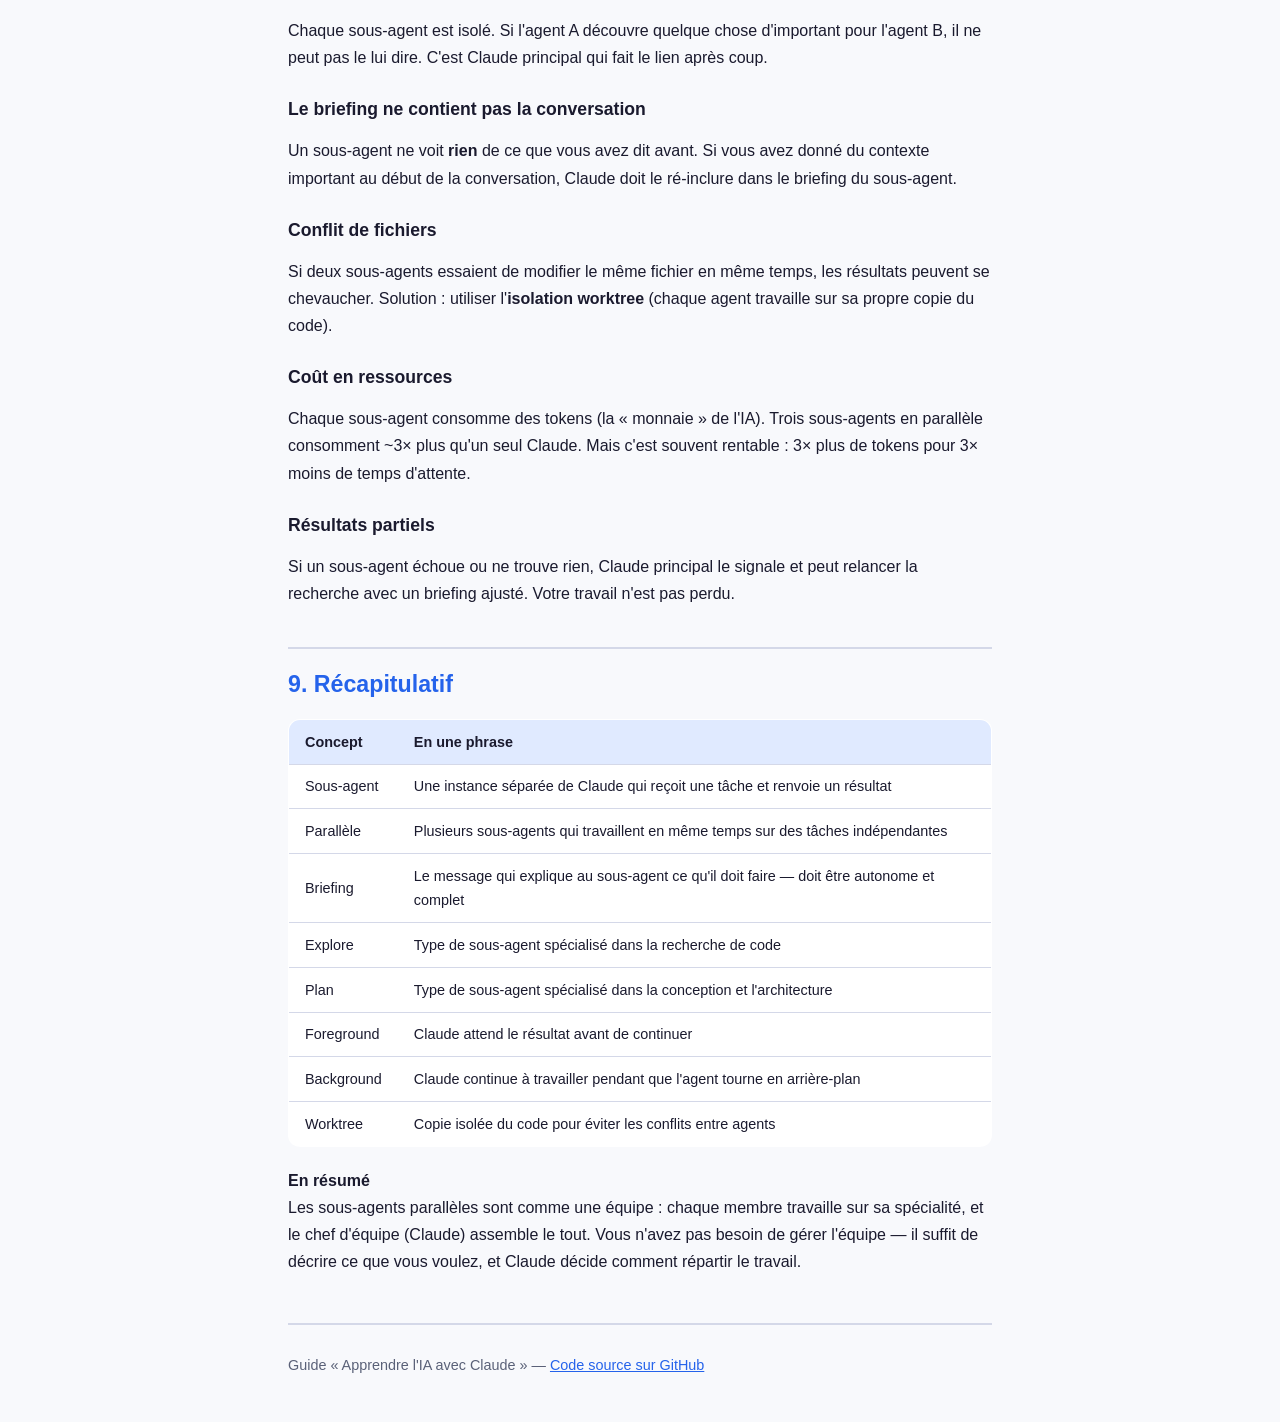
<file: sous-agents-paralleles.html>
<!DOCTYPE html>
<html lang="fr">
<head>
<meta charset="utf-8">
<meta name="viewport" content="width=device-width, initial-scale=1">
<title>Sous-agents parallèles - Apprendre l'IA avec Claude</title>
<link rel="stylesheet" href="style.css">
</head>
<body>
<nav class="site-nav" aria-label="Navigation du site">
<div class="nav-inner">
<span class="nav-title">Apprendre l'IA</span>
<button class="nav-toggle" aria-label="Menu" onclick="document.querySelector('.nav-links').classList.toggle('open')">&#9776;</button>
<div class="nav-links">
<a href="index.html">Guide pas à pas</a>
<a href="creer-plugin-skills.html">Créer un plugin de skills</a>
<a href="plans-et-boucles.html">Plans &amp; Boucles</a>
<a href="sous-agents-paralleles.html" class="active">Sous-agents parallèles</a>
</div>
</div>
</nav>

<header>
<h1>Les sous-agents parallèles</h1>
<p class="sous-titre">Comment Claude délègue du travail à plusieurs «&nbsp;assistants&nbsp;» en même temps pour aller plus vite.</p>
</header>

<nav class="sommaire" aria-label="Sommaire">
<h2>Sommaire</h2>
<ol>
<li><a href="#concept">C'est quoi, un sous-agent&nbsp;?</a></li>
<li><a href="#pourquoi">Pourquoi des sous-agents parallèles&nbsp;?</a></li>
<li><a href="#types">Les types de sous-agents</a></li>
<li><a href="#comment">Comment les déclencher</a></li>
<li><a href="#exemples">Exemples concrets</a></li>
<li><a href="#sous-le-capot">Sous le capot</a></li>
<li><a href="#bonnes-pratiques">Bonnes pratiques</a></li>
<li><a href="#limites">Limites et pièges</a></li>
<li><a href="#recapitulatif">Récapitulatif</a></li>
</ol>
</nav>

<!-- ════════════════════════════════════════════ -->
<section id="concept">
<h2>1. C'est quoi, un sous-agent&nbsp;?</h2>

<div class="note">
<strong>Analogie simple</strong><br>
Imaginez un chef cuisinier (Claude) qui prépare un repas complexe. Plutôt que de faire <em>tout</em> seul — couper les légumes, faire la sauce, cuire la viande — il peut appeler des commis de cuisine. Chaque commis reçoit une tâche précise, travaille de son côté, puis rapporte le résultat au chef. Le chef assemble le tout.
</div>

<p>Un <strong>sous-agent</strong> est une instance séparée de Claude, lancée par Claude lui-même pour accomplir une tâche spécifique. Le sous-agent&nbsp;:</p>
<ul>
<li>Reçoit un <strong>briefing</strong> (ce qu'il doit faire, pourquoi, dans quel contexte)</li>
<li>A accès aux mêmes <strong>outils</strong> (lire des fichiers, chercher du code, etc.)</li>
<li>Travaille de façon <strong>indépendante</strong> — il ne voit pas la conversation principale</li>
<li>Renvoie un <strong>résultat unique</strong> au Claude principal quand il a fini</li>
</ul>

<p>Le mot clé est <strong>parallèle</strong>&nbsp;: plusieurs sous-agents peuvent travailler <em>en même temps</em>, chacun sur une tâche différente. C'est comme avoir plusieurs onglets ouverts, mais chacun avec son propre assistant.</p>

<h3>Sous-agent vs. outil</h3>
<table>
<thead>
<tr><th>Caractéristique</th><th>Outil (ex. lire un fichier)</th><th>Sous-agent</th></tr>
</thead>
<tbody>
<tr><td>Fait une seule action</td><td>✅ Oui</td><td>❌ Non — peut enchaîner plusieurs actions</td></tr>
<tr><td>Prend des décisions</td><td>❌ Non</td><td>✅ Oui — il réfléchit et s'adapte</td></tr>
<tr><td>Voit la conversation</td><td>✅ Oui (indirectement)</td><td>❌ Non — repart de zéro avec son briefing</td></tr>
<tr><td>Peut tourner longtemps</td><td>❌ Non (rapide)</td><td>✅ Oui — peut faire des dizaines d'étapes</td></tr>
</tbody>
</table>
</section>

<!-- ════════════════════════════════════════════ -->
<section id="pourquoi">
<h2>2. Pourquoi des sous-agents parallèles&nbsp;?</h2>

<div class="deux-colonnes">
<div>
<h3>❌ Sans sous-agents</h3>
<p>Claude fait tout <strong>séquentiellement</strong>&nbsp;:</p>
<ol>
<li>Chercher les fichiers TypeScript → attendre</li>
<li>Chercher les fichiers Python → attendre</li>
<li>Analyser l'architecture → attendre</li>
<li>Vérifier les tests → attendre</li>
</ol>
<p><strong>Durée totale</strong>&nbsp;: la somme de tout.</p>
</div>
<div>
<h3>✅ Avec sous-agents parallèles</h3>
<p>Claude lance 4 sous-agents <strong>en même temps</strong>&nbsp;:</p>
<ol>
<li>Agent A → fichiers TypeScript</li>
<li>Agent B → fichiers Python</li>
<li>Agent C → architecture</li>
<li>Agent D → tests</li>
</ol>
<p><strong>Durée totale</strong>&nbsp;: celle du plus lent des 4.</p>
</div>
</div>

<div class="note">
<strong>Gain concret</strong><br>
Si chaque recherche prend 30 secondes, le mode séquentiel met 2 minutes. Avec 4 sous-agents parallèles, on tombe à ~30 secondes. C'est 4× plus rapide.
</div>

<h3>Quand c'est utile</h3>
<ul>
<li><strong>Explorer un gros projet</strong> — chercher dans plusieurs dossiers en même temps</li>
<li><strong>Analyser plusieurs aspects</strong> — sécurité + performance + qualité en parallèle</li>
<li><strong>Comparer des approches</strong> — tester 3 stratégies différentes simultanément</li>
<li><strong>Recueillir des informations</strong> — lire la doc, le code et les tests en même temps</li>
</ul>
</section>

<!-- ════════════════════════════════════════════ -->
<section id="types">
<h2>3. Les types de sous-agents</h2>

<p>Claude Code propose plusieurs types de sous-agents spécialisés&nbsp;:</p>

<table>
<thead>
<tr><th>Type</th><th>Spécialité</th><th>Quand l'utiliser</th></tr>
</thead>
<tbody>
<tr>
<td><strong>Explore</strong></td>
<td>Explorer le code source rapidement</td>
<td>Trouver des fichiers, chercher des mots-clés, comprendre la structure d'un projet</td>
</tr>
<tr>
<td><strong>Plan</strong></td>
<td>Concevoir des stratégies d'implémentation</td>
<td>Réfléchir à l'architecture, identifier les fichiers critiques, peser le pour et le contre</td>
</tr>
<tr>
<td><strong>general-purpose</strong></td>
<td>Tout faire (recherche, code, exécution)</td>
<td>Tâches complexes qui nécessitent plusieurs étapes</td>
</tr>
</tbody>
</table>

<h3>Choisir le bon type</h3>
<div class="note">
<strong>Règle simple</strong><br>
<ul>
<li>Vous cherchez quelque chose → <strong>Explore</strong></li>
<li>Vous planifiez quelque chose → <strong>Plan</strong></li>
<li>Vous devez faire quelque chose de complexe → <strong>general-purpose</strong></li>
</ul>
</div>
</section>

<!-- ════════════════════════════════════════════ -->
<section id="comment">
<h2>4. Comment les déclencher</h2>

<p>En tant qu'utilisateur, vous n'avez <strong>pas besoin de syntaxe spéciale</strong>. Claude décide automatiquement quand utiliser des sous-agents. Mais vous pouvez l'<strong>encourager</strong> avec votre formulation.</p>

<h3>Formulations qui déclenchent naturellement des sous-agents</h3>

<div class="exemple-box">
<h4>✅ Déclenche des sous-agents parallèles</h4>
<pre><code>Analyse ce projet : vérifie la sécurité, la performance
et la qualité du code en parallèle.</code></pre>
<pre><code>Cherche tous les endroits où on utilise l'authentification,
dans le backend ET le frontend en même temps.</code></pre>
<pre><code>Compare trois approches pour implémenter cette fonctionnalité
et dis-moi laquelle est la meilleure.</code></pre>
</div>

<div class="exemple-box">
<h4>❌ Ne déclenche probablement PAS de sous-agents</h4>
<pre><code>Lis le fichier config.ts</code></pre>
<p><em>→ Trop simple, un seul outil suffit.</em></p>
<pre><code>Corrige ce bug dans la ligne 42</code></pre>
<p><em>→ Tâche ciblée, pas besoin de parallélisme.</em></p>
</div>

<h3>Le mot magique : «&nbsp;en parallèle&nbsp;»</h3>
<p>Si vous écrivez explicitement <strong>«&nbsp;en parallèle&nbsp;»</strong> ou <strong>«&nbsp;en même temps&nbsp;»</strong>, Claude est fortement incité à lancer plusieurs sous-agents simultanément.</p>

<div class="exemple-box">
<h4>Exemple</h4>
<pre><code>Lance en parallèle :
1. Un agent qui explore la structure du backend
2. Un agent qui liste toutes les routes API
3. Un agent qui vérifie la couverture de tests</code></pre>
</div>
</section>

<!-- ════════════════════════════════════════════ -->
<section id="exemples">
<h2>5. Exemples concrets</h2>

<h3>Exemple 1 — Explorer un projet inconnu</h3>
<div class="scenario">
<p><strong>Situation</strong>&nbsp;: Vous venez de rejoindre un projet et vous voulez comprendre comment il fonctionne.</p>
<p><strong>Ce que vous dites à Claude&nbsp;:</strong></p>
<pre><code>Je découvre ce projet. Peux-tu m'expliquer en parallèle :
- La structure des dossiers et l'architecture générale
- Comment l'authentification fonctionne
- Quels sont les principaux modèles de données
- Comment les tests sont organisés</code></pre>
<p><strong>Ce que Claude fait&nbsp;:</strong></p>
<ol>
<li>Lance 4 sous-agents <strong>Explore</strong> en parallèle</li>
<li>Chacun fouille le code de son côté</li>
<li>Claude reçoit les 4 rapports</li>
<li>Il vous fait une synthèse claire et structurée</li>
</ol>
</div>

<h3>Exemple 2 — Audit de sécurité rapide</h3>
<div class="scenario">
<p><strong>Situation</strong>&nbsp;: Vous voulez vérifier la sécurité avant de mettre en production.</p>
<p><strong>Ce que vous dites à Claude&nbsp;:</strong></p>
<pre><code>Fais un audit de sécurité en parallèle :
- Vérifie les injections SQL possibles
- Cherche les mots de passe en dur dans le code
- Analyse la gestion des permissions
- Vérifie que les entrées utilisateur sont validées</code></pre>
<p><strong>Ce que Claude fait&nbsp;:</strong></p>
<ol>
<li>Lance 4 sous-agents en parallèle, chacun spécialisé sur un aspect</li>
<li>Chaque agent cherche dans <em>tout</em> le projet</li>
<li>Claude compile les résultats en un rapport avec les risques classés par gravité</li>
</ol>
</div>

<h3>Exemple 3 — Refactoring à grande échelle</h3>
<div class="scenario">
<p><strong>Situation</strong>&nbsp;: Vous voulez renommer un concept dans tout le projet.</p>
<p><strong>Ce que vous dites à Claude&nbsp;:</strong></p>
<pre><code>Je veux renommer "User" en "Account" partout dans le projet.
D'abord, recherche en parallèle tous les endroits
où "User" apparaît : modèles, routes, tests, documentation.</code></pre>
<p><strong>Ce que Claude fait&nbsp;:</strong></p>
<ol>
<li>Lance des sous-agents pour chercher dans chaque zone du projet</li>
<li>Compile la liste complète des fichiers à modifier</li>
<li>Vous propose un plan de renommage avant de toucher au code</li>
</ol>
</div>
</section>

<!-- ════════════════════════════════════════════ -->
<section id="sous-le-capot">
<h2>6. Sous le capot</h2>

<p>Voici comment les sous-agents fonctionnent techniquement (pas besoin de retenir tout, c'est pour comprendre).</p>

<h3>Le cycle de vie d'un sous-agent</h3>

<svg viewBox="0 0 700 350" xmlns="http://www.w3.org/2000/svg" style="max-width:700px;width:100%;margin:1.5em auto;display:block" aria-label="Cycle de vie d'un sous-agent">
  <!-- Claude principal -->
  <rect x="250" y="10" width="200" height="50" rx="10" fill="#2563eb" stroke="#1d4ed8" stroke-width="2"/>
  <text x="350" y="42" text-anchor="middle" fill="white" font-size="16" font-weight="bold">Claude principal</text>

  <!-- Flèches vers les sous-agents -->
  <line x1="290" y1="60" x2="120" y2="120" stroke="#64748b" stroke-width="2" marker-end="url(#arrow-sa)"/>
  <line x1="350" y1="60" x2="350" y2="120" stroke="#64748b" stroke-width="2" marker-end="url(#arrow-sa)"/>
  <line x1="410" y1="60" x2="580" y2="120" stroke="#64748b" stroke-width="2" marker-end="url(#arrow-sa)"/>

  <!-- Labels briefing -->
  <text x="185" y="85" text-anchor="middle" fill="#64748b" font-size="11">briefing</text>
  <text x="365" y="95" text-anchor="start" fill="#64748b" font-size="11">briefing</text>
  <text x="505" y="85" text-anchor="middle" fill="#64748b" font-size="11">briefing</text>

  <!-- Sous-agents -->
  <rect x="30" y="120" width="180" height="50" rx="10" fill="#dbeafe" stroke="#2563eb" stroke-width="2"/>
  <text x="120" y="150" text-anchor="middle" fill="#1e40af" font-size="14">🔍 Agent Explore</text>

  <rect x="260" y="120" width="180" height="50" rx="10" fill="#dbeafe" stroke="#2563eb" stroke-width="2"/>
  <text x="350" y="150" text-anchor="middle" fill="#1e40af" font-size="14">📋 Agent Plan</text>

  <rect x="490" y="120" width="180" height="50" rx="10" fill="#dbeafe" stroke="#2563eb" stroke-width="2"/>
  <text x="580" y="150" text-anchor="middle" fill="#1e40af" font-size="14">⚙️ Agent Général</text>

  <!-- Travail en cours -->
  <rect x="30" y="190" width="180" height="40" rx="8" fill="#f1f5f9" stroke="#cbd5e1" stroke-width="1" stroke-dasharray="4,4"/>
  <text x="120" y="215" text-anchor="middle" fill="#64748b" font-size="12">cherche, lit, analyse…</text>

  <rect x="260" y="190" width="180" height="40" rx="8" fill="#f1f5f9" stroke="#cbd5e1" stroke-width="1" stroke-dasharray="4,4"/>
  <text x="350" y="215" text-anchor="middle" fill="#64748b" font-size="12">réfléchit, structure…</text>

  <rect x="490" y="190" width="180" height="40" rx="8" fill="#f1f5f9" stroke="#cbd5e1" stroke-width="1" stroke-dasharray="4,4"/>
  <text x="580" y="215" text-anchor="middle" fill="#64748b" font-size="12">code, teste, vérifie…</text>

  <!-- Flèches retour -->
  <line x1="120" y1="230" x2="290" y2="280" stroke="#16a34a" stroke-width="2" marker-end="url(#arrow-sa-green)"/>
  <line x1="350" y1="230" x2="350" y2="280" stroke="#16a34a" stroke-width="2" marker-end="url(#arrow-sa-green)"/>
  <line x1="580" y1="230" x2="410" y2="280" stroke="#16a34a" stroke-width="2" marker-end="url(#arrow-sa-green)"/>

  <!-- Labels résultat -->
  <text x="185" y="260" text-anchor="middle" fill="#16a34a" font-size="11">résultat</text>
  <text x="365" y="260" text-anchor="start" fill="#16a34a" font-size="11">résultat</text>
  <text x="505" y="260" text-anchor="middle" fill="#16a34a" font-size="11">résultat</text>

  <!-- Synthèse -->
  <rect x="220" y="280" width="260" height="50" rx="10" fill="#2563eb" stroke="#1d4ed8" stroke-width="2"/>
  <text x="350" y="312" text-anchor="middle" fill="white" font-size="16" font-weight="bold">Synthèse finale</text>

  <!-- Flèche marqueurs -->
  <defs>
    <marker id="arrow-sa" markerWidth="10" markerHeight="7" refX="9" refY="3.5" orient="auto">
      <polygon points="0 0, 10 3.5, 0 7" fill="#64748b"/>
    </marker>
    <marker id="arrow-sa-green" markerWidth="10" markerHeight="7" refX="9" refY="3.5" orient="auto">
      <polygon points="0 0, 10 3.5, 0 7" fill="#16a34a"/>
    </marker>
  </defs>
</svg>

<h3>Points techniques importants</h3>

<table>
<thead>
<tr><th>Aspect</th><th>Détail</th></tr>
</thead>
<tbody>
<tr>
<td><strong>Mémoire</strong></td>
<td>Un sous-agent <strong>ne voit pas</strong> la conversation principale. Il repart de zéro avec uniquement son briefing. C'est pourquoi le briefing doit être complet.</td>
</tr>
<tr>
<td><strong>Outils</strong></td>
<td>Les sous-agents ont accès aux mêmes outils que Claude principal (lire des fichiers, chercher, etc.) mais un agent <strong>Explore</strong> ne peut pas modifier de fichiers.</td>
</tr>
<tr>
<td><strong>Isolation</strong></td>
<td>Un sous-agent peut travailler dans un <strong>worktree isolé</strong> — une copie séparée du dépôt Git, pour éviter les conflits entre agents qui modifient des fichiers.</td>
</tr>
<tr>
<td><strong>Résultat</strong></td>
<td>Chaque sous-agent renvoie <strong>un seul message</strong> de résultat. Claude principal ne voit pas les étapes intermédiaires.</td>
</tr>
<tr>
<td><strong>Foreground vs Background</strong></td>
<td><strong>Foreground</strong> (par défaut)&nbsp;: Claude attend le résultat avant de continuer. <strong>Background</strong>&nbsp;: Claude continue à travailler pendant que l'agent tourne.</td>
</tr>
</tbody>
</table>

<h3>Le briefing — la clé de tout</h3>

<p>La qualité du résultat dépend directement de la qualité du briefing. Un bon briefing&nbsp;:</p>

<div class="deux-colonnes">
<div>
<h4>❌ Mauvais briefing</h4>
<pre><code>"Cherche les bugs"</code></pre>
<p><em>Trop vague — le sous-agent ne sait pas où chercher ni quoi considérer comme un bug.</em></p>
</div>
<div>
<h4>✅ Bon briefing</h4>
<pre><code>"Cherche dans src/api/ tous les
endpoints qui ne valident pas les
entrées utilisateur. Vérifie
particulièrement les paramètres
de requête et les corps JSON.
Rapporte chaque fichier et ligne
concernés."</code></pre>
</div>
</div>

<p>Un bon briefing contient&nbsp;:</p>
<ol>
<li><strong>Le contexte</strong> — pourquoi cette tâche est nécessaire</li>
<li><strong>L'objectif précis</strong> — ce qu'on cherche exactement</li>
<li><strong>Le périmètre</strong> — où chercher</li>
<li><strong>Le format attendu</strong> — comment présenter le résultat</li>
</ol>
</section>

<!-- ════════════════════════════════════════════ -->
<section id="bonnes-pratiques">
<h2>7. Bonnes pratiques</h2>

<h3>✅ À faire</h3>
<ul>
<li><strong>Séparez les tâches indépendantes</strong> — si deux recherches n'ont aucun lien, elles peuvent tourner en parallèle</li>
<li><strong>Soyez précis dans vos demandes</strong> — «&nbsp;en parallèle, vérifie X, Y et Z&nbsp;» est plus clair que «&nbsp;vérifie tout&nbsp;»</li>
<li><strong>Utilisez les sous-agents pour la recherche</strong> — c'est leur point fort, surtout dans les gros projets</li>
<li><strong>Laissez Claude synthétiser</strong> — ne demandez pas aux sous-agents de prendre des décisions finales, laissez le Claude principal assembler</li>
</ul>

<h3>❌ À éviter</h3>
<ul>
<li><strong>Ne lancez pas de sous-agent pour une tâche simple</strong> — lire un fichier ne nécessite pas un agent dédié</li>
<li><strong>Ne créez pas de dépendances entre sous-agents</strong> — si l'agent B a besoin du résultat de l'agent A, ils ne peuvent pas tourner en parallèle</li>
<li><strong>Ne demandez pas à un sous-agent de modifier ce qu'un autre sous-agent modifie</strong> — les conflits de fichiers sont possibles</li>
<li><strong>N'attendez pas qu'un sous-agent «&nbsp;se souvienne&nbsp;»</strong> — chaque sous-agent repart de zéro</li>
</ul>

<h3>Tableau de décision</h3>
<table>
<thead>
<tr><th>Situation</th><th>Sous-agents&nbsp;?</th><th>Pourquoi</th></tr>
</thead>
<tbody>
<tr><td>Lire un fichier précis</td><td>❌ Non</td><td>Un simple outil suffit</td></tr>
<tr><td>Chercher un mot dans le code</td><td>❌ Non</td><td>Grep est plus rapide</td></tr>
<tr><td>Explorer 4 aspects d'un projet</td><td>✅ Oui</td><td>4 recherches indépendantes</td></tr>
<tr><td>Comparer 3 stratégies</td><td>✅ Oui</td><td>3 analyses indépendantes</td></tr>
<tr><td>Modifier un fichier puis le tester</td><td>❌ Non</td><td>Séquentiel, pas parallèle</td></tr>
<tr><td>Auditer sécurité + perf + qualité</td><td>✅ Oui</td><td>3 domaines indépendants</td></tr>
</tbody>
</table>
</section>

<!-- ════════════════════════════════════════════ -->
<section id="limites">
<h2>8. Limites et pièges</h2>

<div class="note" style="border-left-color:#dc2626">
<strong>⚠️ Points d'attention</strong>
</div>

<h3>Les sous-agents ne communiquent pas entre eux</h3>
<p>Chaque sous-agent est isolé. Si l'agent A découvre quelque chose d'important pour l'agent B, il ne peut pas le lui dire. C'est Claude principal qui fait le lien après coup.</p>

<h3>Le briefing ne contient pas la conversation</h3>
<p>Un sous-agent ne voit <strong>rien</strong> de ce que vous avez dit avant. Si vous avez donné du contexte important au début de la conversation, Claude doit le ré-inclure dans le briefing du sous-agent.</p>

<h3>Conflit de fichiers</h3>
<p>Si deux sous-agents essaient de modifier le même fichier en même temps, les résultats peuvent se chevaucher. Solution&nbsp;: utiliser l'<strong>isolation worktree</strong> (chaque agent travaille sur sa propre copie du code).</p>

<h3>Coût en ressources</h3>
<p>Chaque sous-agent consomme des tokens (la «&nbsp;monnaie&nbsp;» de l'IA). Trois sous-agents en parallèle consomment ~3× plus qu'un seul Claude. Mais c'est souvent rentable&nbsp;: 3× plus de tokens pour 3× moins de temps d'attente.</p>

<h3>Résultats partiels</h3>
<p>Si un sous-agent échoue ou ne trouve rien, Claude principal le signale et peut relancer la recherche avec un briefing ajusté. Votre travail n'est pas perdu.</p>
</section>

<!-- ════════════════════════════════════════════ -->
<section id="recapitulatif">
<h2>9. Récapitulatif</h2>

<table>
<thead>
<tr><th>Concept</th><th>En une phrase</th></tr>
</thead>
<tbody>
<tr><td>Sous-agent</td><td>Une instance séparée de Claude qui reçoit une tâche et renvoie un résultat</td></tr>
<tr><td>Parallèle</td><td>Plusieurs sous-agents qui travaillent en même temps sur des tâches indépendantes</td></tr>
<tr><td>Briefing</td><td>Le message qui explique au sous-agent ce qu'il doit faire — doit être autonome et complet</td></tr>
<tr><td>Explore</td><td>Type de sous-agent spécialisé dans la recherche de code</td></tr>
<tr><td>Plan</td><td>Type de sous-agent spécialisé dans la conception et l'architecture</td></tr>
<tr><td>Foreground</td><td>Claude attend le résultat avant de continuer</td></tr>
<tr><td>Background</td><td>Claude continue à travailler pendant que l'agent tourne en arrière-plan</td></tr>
<tr><td>Worktree</td><td>Copie isolée du code pour éviter les conflits entre agents</td></tr>
</tbody>
</table>

<div class="note">
<strong>En résumé</strong><br>
Les sous-agents parallèles sont comme une équipe&nbsp;: chaque membre travaille sur sa spécialité, et le chef d'équipe (Claude) assemble le tout. Vous n'avez pas besoin de gérer l'équipe — il suffit de décrire ce que vous voulez, et Claude décide comment répartir le travail.
</div>
</section>

<footer>
<p>Guide «&nbsp;Apprendre l'IA avec Claude&nbsp;» — <a href="https://github.com/kamhyh/apprendre-ia-claude">Code source sur GitHub</a></p>
</footer>

</body>
</html>
</file>
<file: style.css>
:root {
  --encre: #1a1a2e;
  --fond: #f8f9fc;
  --accent: #2563eb;
  --accent-hover: #1d4ed8;
  --accent-doux: #e0eaff;
  --bord: #d4d8e8;
  --gris: #5a6178;
  --vert: #16a34a;
  --rouge: #dc2626;
}
* { box-sizing: border-box; margin: 0; }
html { scroll-behavior: smooth; }
body {
  font-family: -apple-system, BlinkMacSystemFont, "Segoe UI", Roboto, "Helvetica Neue", Arial, sans-serif;
  line-height: 1.7;
  max-width: 46rem;
  margin: 0 auto;
  padding: 0 1rem 2rem;
  color: var(--encre);
  background: var(--fond);
}
h1 { font-size: 2rem; line-height: 1.2; margin-bottom: 0.25rem; }
.sous-titre { color: var(--gris); font-size: 1.1rem; margin-top: 0.25rem; }
h2 {
  font-size: 1.45rem;
  line-height: 1.3;
  margin-top: 2.5rem;
  padding-top: 1.25rem;
  border-top: 2px solid var(--bord);
  color: var(--accent);
}
h3 { font-size: 1.1rem; margin-bottom: 0.3rem; margin-top: 1.5rem; }
a { color: var(--accent); }
a:hover { color: var(--accent-hover); }
.lang-note { color: var(--gris); font-size: 0.85em; white-space: nowrap; }
p { margin: 0.75rem 0; }
ul, ol { margin: 0.75rem 0; }
header { padding-top: 0.5rem; }

/* ── Site Navigation ── */
nav.site-nav {
  background: var(--accent);
  padding: 0;
  margin: 0 -1rem 1.5rem;
  position: sticky;
  top: 0;
  z-index: 100;
  box-shadow: 0 2px 8px rgba(37, 99, 235, 0.15);
}
nav.site-nav .nav-inner {
  display: flex;
  align-items: center;
  max-width: 46rem;
  margin: 0 auto;
  padding: 0 1rem;
}
nav.site-nav .nav-title {
  font-weight: 700;
  color: #fff;
  font-size: 1rem;
  padding: 0.75rem 0;
  margin-right: auto;
  white-space: nowrap;
}
nav.site-nav .nav-links {
  display: flex;
  gap: 0;
}
nav.site-nav a {
  text-decoration: none;
  color: rgba(255, 255, 255, 0.8);
  font-size: 0.9rem;
  padding: 0.75rem 1rem;
  border-bottom: 3px solid transparent;
  transition: color 0.2s, border-color 0.2s, background 0.2s;
  white-space: nowrap;
}
nav.site-nav a:hover {
  color: #fff;
  background: rgba(255, 255, 255, 0.1);
}
nav.site-nav a.active {
  color: #fff;
  border-bottom-color: #fff;
  font-weight: 600;
}

/* Hamburger (hidden on desktop) */
nav.site-nav .nav-toggle {
  display: none;
  background: none;
  border: none;
  color: #fff;
  font-size: 1.5rem;
  padding: 0.75rem 0;
  cursor: pointer;
  line-height: 1;
}

/* ── Table of Contents ── */
nav.sommaire {
  background: #fff;
  border: 1px solid var(--bord);
  border-radius: 12px;
  padding: 1rem 1.5rem;
  margin-top: 1.5rem;
}
nav.sommaire h2 {
  margin: 0 0 0.5rem;
  border: none;
  padding: 0;
  font-size: 1.2rem;
  color: var(--encre);
}
nav.sommaire ol { margin: 0; padding-left: 1.4rem; }
nav.sommaire li { margin: 0.3rem 0; }

/* ── Callout boxes ── */
aside.retenir {
  background: var(--accent-doux);
  border-left: 4px solid var(--accent);
  border-radius: 0 10px 10px 0;
  padding: 0.75rem 1.25rem;
  margin: 1.5rem 0;
}
aside.retenir h3 { margin-top: 0.25rem; color: var(--accent); }
aside.retenir ul { margin: 0.5rem 0; padding-left: 1.2rem; }
aside.retenir li { margin: 0.35rem 0; }

/* ── Example blocks ── */
div.exemple {
  border: 1px solid var(--bord);
  border-radius: 12px;
  background: #fff;
  padding: 0.25rem 1.25rem;
  margin: 1.25rem 0;
}
div.exemple .avant { border-left: 4px solid var(--rouge); padding-left: 0.75rem; }
div.exemple .apres { border-left: 4px solid var(--vert); padding-left: 0.75rem; }
div.exemple .avant strong { color: var(--rouge); }
div.exemple .apres strong { color: var(--vert); }

/* ── Checklist ── */
ol.checklist { padding-left: 1.5rem; }
ol.checklist li { margin: 0.85rem 0; padding-left: 0.25rem; }

/* ── Figures & SVG ── */
figure { margin: 1.75rem 0; }
figure svg {
  display: block;
  background: #fff;
  border: 1px solid var(--bord);
  border-radius: 12px;
  padding: 0.5rem;
}
figcaption {
  font-size: 0.9rem;
  color: var(--gris);
  text-align: center;
  margin-top: 0.5rem;
}

/* ── Code blocks ── */
pre {
  background: #fff;
  border: 1px solid var(--bord);
  border-radius: 12px;
  padding: 1rem 1.25rem;
  overflow-x: auto;
  font-size: 0.85rem;
  line-height: 1.55;
  -webkit-overflow-scrolling: touch;
}
code {
  font-size: 0.9em;
}

/* ── Definition lists ── */
dl dt { font-weight: 700; margin-top: 1rem; }
dl dd { margin-left: 0; margin-top: 0.2rem; }

/* ── Footer ── */
footer {
  margin-top: 3rem;
  padding-top: 1rem;
  border-top: 2px solid var(--bord);
  font-size: 0.9rem;
  color: var(--gris);
}

/* ── Tables ── */
table {
  width: 100%;
  border-collapse: collapse;
  margin: 1.25rem 0;
  background: #fff;
  border: 1px solid var(--bord);
  border-radius: 12px;
  overflow: hidden;
}
th, td {
  padding: 0.6rem 1rem;
  text-align: left;
  border-bottom: 1px solid var(--bord);
}
th {
  background: var(--accent-doux);
  font-weight: 600;
  font-size: 0.9rem;
}
td { font-size: 0.9rem; }
tr:last-child td { border-bottom: none; }

/* ── Info callout ── */
aside.info {
  background: #ecfdf5;
  border-left: 4px solid var(--vert);
  border-radius: 0 10px 10px 0;
  padding: 0.75rem 1.25rem;
  margin: 1.5rem 0;
}
aside.info h3 { margin-top: 0.25rem; color: var(--vert); }

/* ═══════════════════════════════
   MOBILE RESPONSIVE
   ═══════════════════════════════ */

@media (max-width: 640px) {
  body {
    padding: 0 0.75rem 1.5rem;
    font-size: 0.95rem;
    line-height: 1.65;
  }
  h1 { font-size: 1.5rem; }
  h2 { font-size: 1.25rem; margin-top: 2rem; padding-top: 1rem; }
  h3 { font-size: 1.05rem; }
  .sous-titre { font-size: 1rem; }

  /* Nav becomes hamburger */
  nav.site-nav { margin: 0 -0.75rem 1rem; }
  nav.site-nav .nav-inner { padding: 0 0.75rem; flex-wrap: wrap; }
  nav.site-nav .nav-toggle { display: block; }
  nav.site-nav .nav-links {
    display: none;
    flex-direction: column;
    width: 100%;
    border-top: 1px solid rgba(255,255,255,0.2);
  }
  nav.site-nav .nav-links.open { display: flex; }
  nav.site-nav a {
    padding: 0.75rem 0.5rem;
    border-bottom: none;
    border-left: 3px solid transparent;
  }
  nav.site-nav a.active {
    border-left-color: #fff;
    border-bottom: none;
    background: rgba(255,255,255,0.1);
  }

  /* Table of contents */
  nav.sommaire { padding: 0.75rem 1rem; }
  nav.sommaire ol { padding-left: 1.1rem; }

  /* Callout boxes */
  aside.retenir, aside.info {
    padding: 0.6rem 1rem;
    margin: 1rem 0;
  }

  /* Code blocks scroll nicely */
  pre {
    padding: 0.75rem 1rem;
    font-size: 0.8rem;
    border-radius: 10px;
  }

  /* Tables scroll horizontally */
  table {
    display: block;
    overflow-x: auto;
    -webkit-overflow-scrolling: touch;
  }
  th, td { padding: 0.5rem 0.75rem; white-space: nowrap; }

  /* SVG diagrams */
  figure { margin: 1.25rem 0; }
  figure svg { border-radius: 10px; }
  figcaption { font-size: 0.85rem; }

  /* Example blocks */
  div.exemple { padding: 0.25rem 1rem; }
}

/* Small phones */
@media (max-width: 380px) {
  body { padding: 0 0.5rem 1rem; }
  h1 { font-size: 1.35rem; }
  nav.site-nav a { font-size: 0.85rem; }
  pre { font-size: 0.75rem; padding: 0.6rem 0.75rem; }
}
</file>
